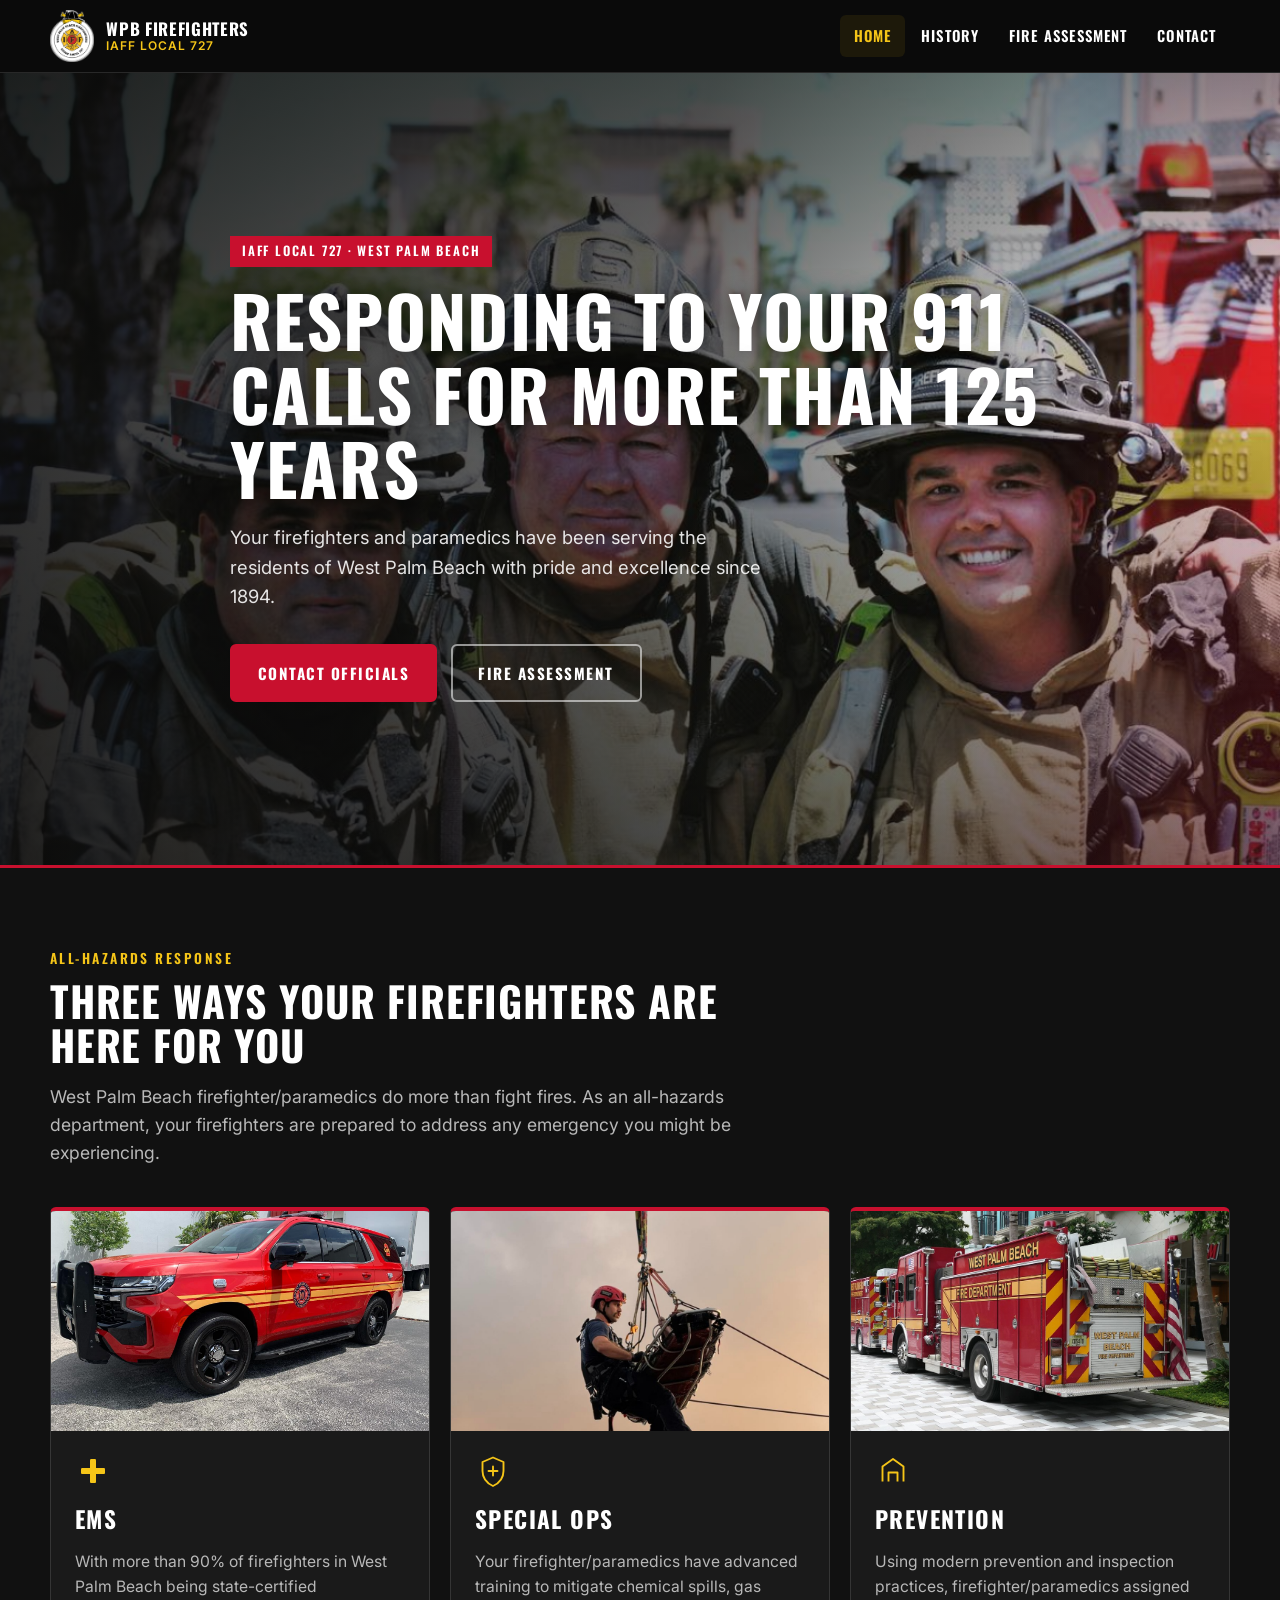
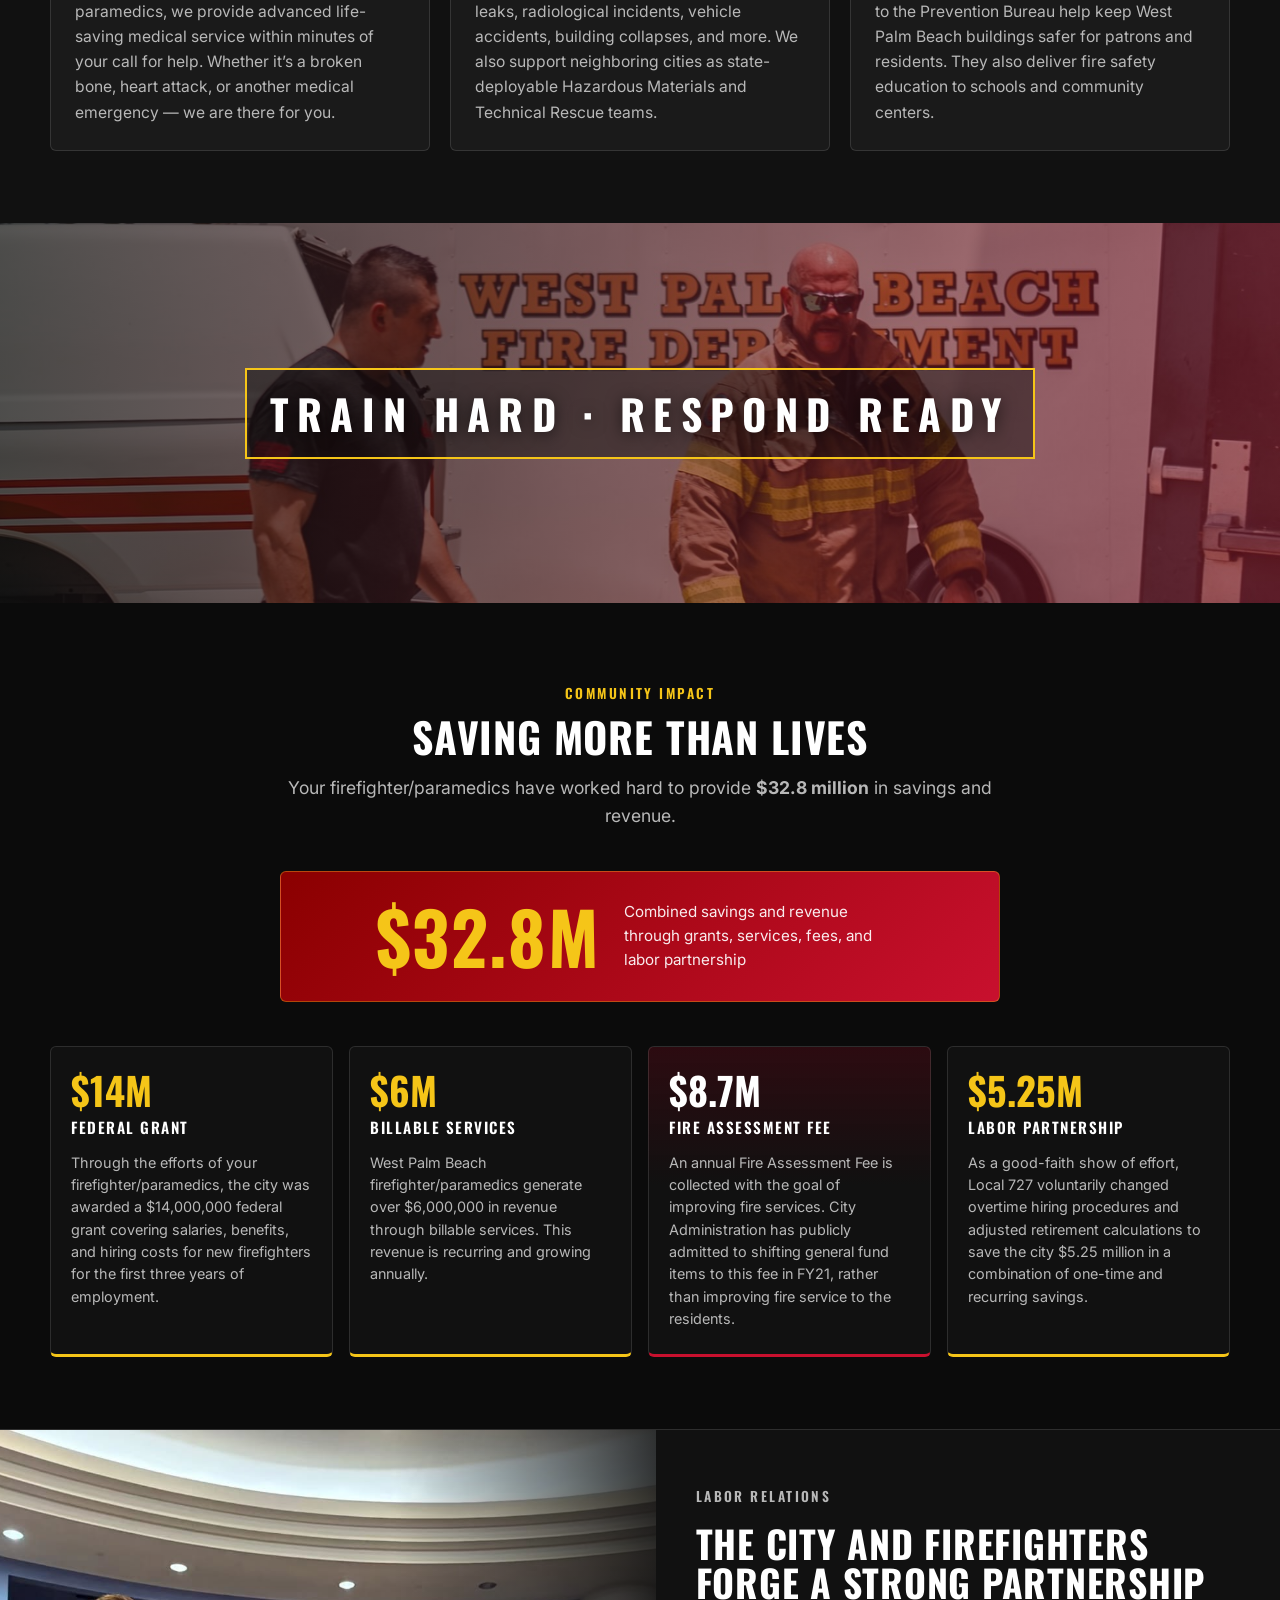
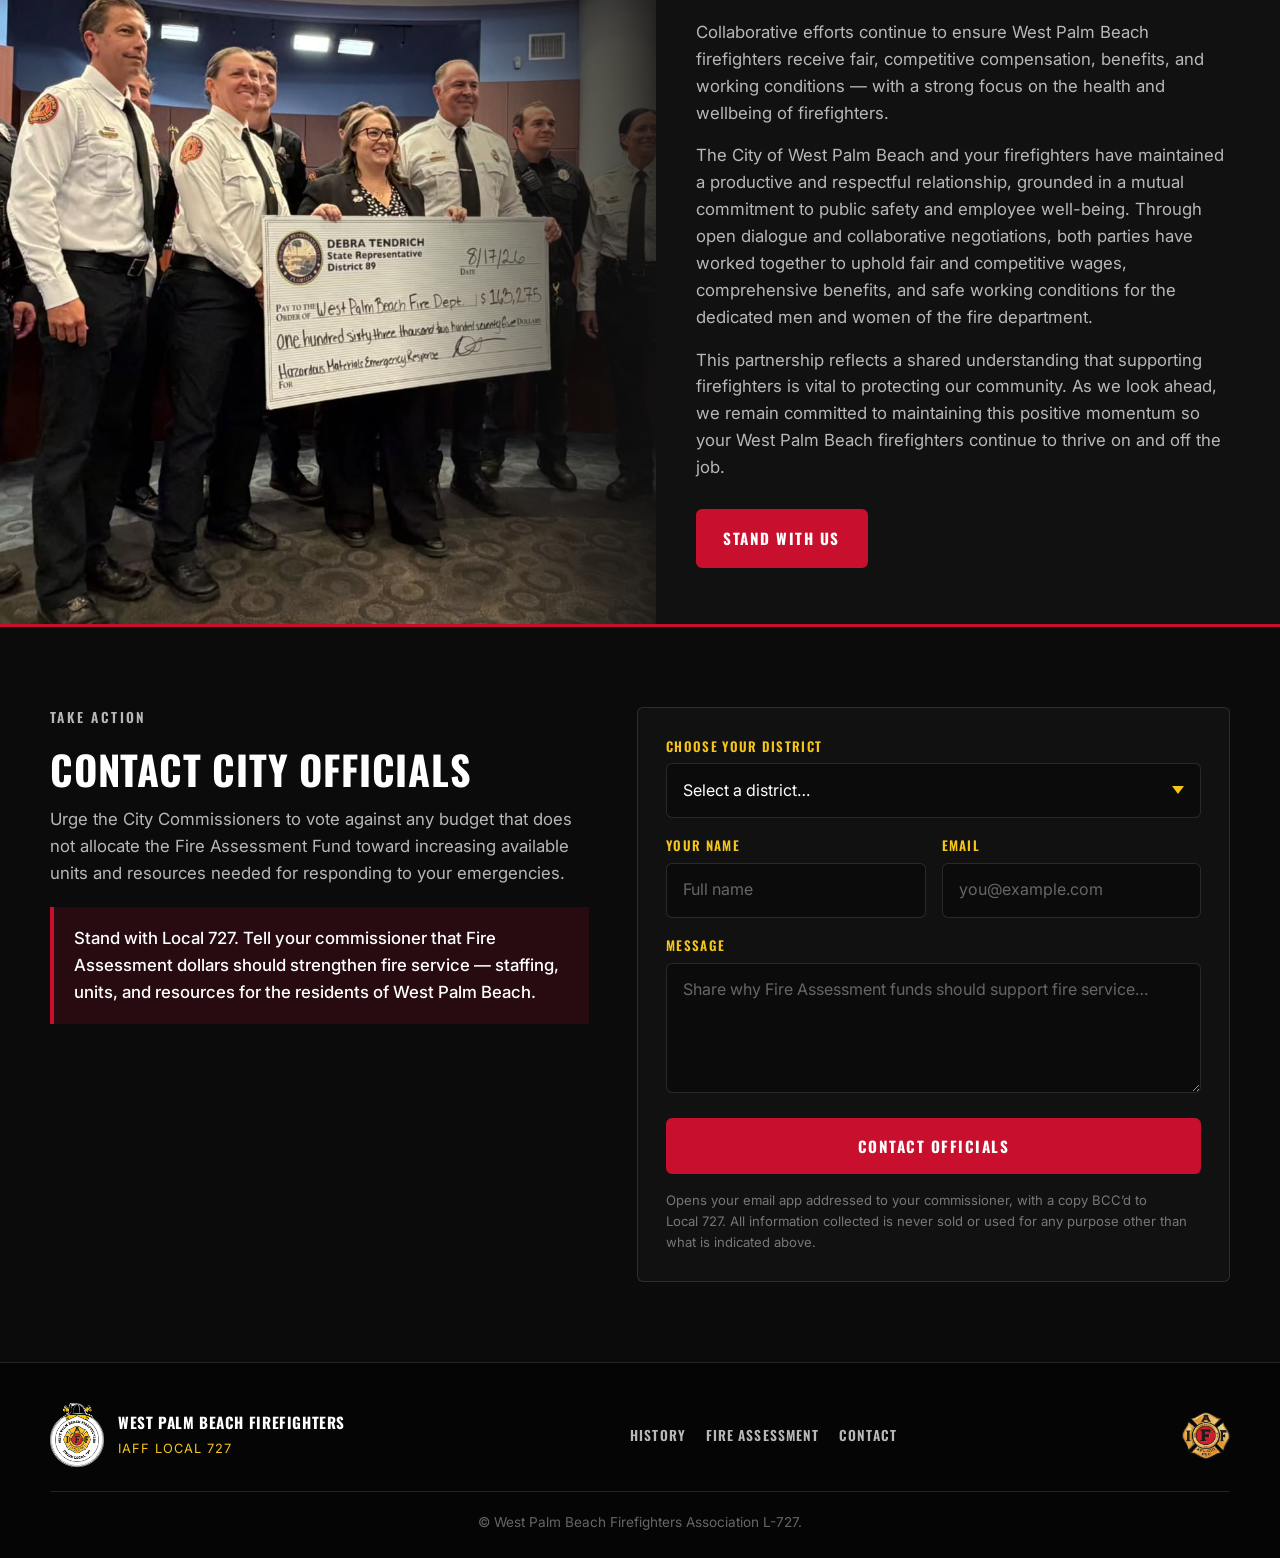
<file: index.html>
<!DOCTYPE html>
<html lang="en">
<head>
  <meta charset="utf-8" />
  <meta name="viewport" content="width=device-width, initial-scale=1" />
  <title>West Palm Beach Firefighters | IAFF Local 727</title>
  <meta name="description" content="West Palm Beach Firefighters Association, IAFF Local 727 — EMS, Special Ops, Prevention, and Fire Assessment advocacy." />
  <link rel="preconnect" href="https://fonts.googleapis.com" />
  <link rel="preconnect" href="https://fonts.gstatic.com" crossorigin />
  <link href="https://fonts.googleapis.com/css2?family=Inter:wght@400;500;600;700&family=Oswald:wght@500;600;700&display=swap" rel="stylesheet" />
  <link rel="stylesheet" href="styles.css" />
</head>
<body>
  <header class="site-header">
    <div class="container header-inner">
      <a class="brand" href="#home" aria-label="West Palm Beach Firefighters Local 727 home">
        <img
          class="brand-crest"
          src="assets/989ca4_a846d3e80aa44da285b6d05f4863a6a9~mv2.png"
          alt=""
          width="52"
          height="52"
        />
        <span class="brand-text">
          <span class="brand-name">WPB Firefighters</span>
          <span class="brand-sub">IAFF Local 727</span>
        </span>
      </a>

      <button class="nav-toggle" type="button" aria-expanded="false" aria-controls="site-nav" aria-label="Open menu">
        <span></span><span></span><span></span>
      </button>

      <nav id="site-nav" class="nav" aria-label="Primary">
        <a href="#home" aria-current="page">Home</a>
        <a href="history.html">History</a>
        <a href="fire-assessment.html">Fire Assessment</a>
        <a href="#contact">Contact</a>
      </nav>
    </div>
  </header>

  <main id="home">
    <!-- HERO -->
    <section class="hero" aria-labelledby="hero-heading">
      <div class="hero-bg" aria-hidden="true">
        <img
          src="assets/cd2a55_2cb7347dfb2341f6a9c1a46aba3b79a6~mv2.png"
          alt=""
          width="1600"
          height="900"
        />
      </div>
      <div class="hero-overlay" aria-hidden="true"></div>
      <div class="container hero-content">
        <p class="hero-eyebrow">IAFF Local 727 · West Palm Beach</p>
        <h1 id="hero-heading">RESPONDING TO YOUR 911 CALLS FOR MORE THAN 125 YEARS</h1>
        <p class="hero-sub">
          Your firefighters and paramedics have been serving the residents of West Palm Beach
          with pride and excellence since 1894.
        </p>
        <div class="hero-actions">
          <a class="btn btn-primary" href="#contact">Contact Officials</a>
          <a class="btn btn-ghost" href="fire-assessment.html">Fire Assessment</a>
        </div>
      </div>
    </section>

    <!-- THREE PILLARS -->
    <section class="pillars" id="about" aria-labelledby="pillars-heading">
      <div class="container">
        <div class="section-head">
          <p class="eyebrow">All-Hazards Response</p>
          <h2 id="pillars-heading">THREE WAYS YOUR FIREFIGHTERS ARE HERE FOR YOU</h2>
          <p class="lead">
            West Palm Beach firefighter/paramedics do more than fight fires. As an all-hazards
            department, your firefighters are prepared to address any emergency you might be experiencing.
          </p>
        </div>

        <div class="pillar-grid">
          <article class="pillar-card">
            <div class="pillar-photo" aria-hidden="true">
              <img src="assets/instagram/ig-04.jpg" alt="" width="640" height="400" />
            </div>
            <div class="pillar-body">
              <div class="pillar-icon" aria-hidden="true">
                <svg viewBox="0 0 48 48" fill="none" aria-hidden="true">
                  <rect x="20" y="8" width="8" height="32" rx="1.5" fill="currentColor"/>
                  <rect x="8" y="20" width="32" height="8" rx="1.5" fill="currentColor"/>
                </svg>
              </div>
              <h3>EMS</h3>
              <p>
                With more than 90% of firefighters in West Palm Beach being state-certified paramedics,
                we provide advanced life-saving medical service within minutes of your call for help.
                Whether it’s a broken bone, heart attack, or another medical emergency — we are there for you.
              </p>
            </div>
          </article>

          <article class="pillar-card">
            <div class="pillar-photo" aria-hidden="true">
              <img src="assets/user/c-tech-rescue-rope.png" alt="" width="640" height="400" />
            </div>
            <div class="pillar-body">
              <div class="pillar-icon" aria-hidden="true">
                <svg viewBox="0 0 48 48" fill="none" aria-hidden="true">
                  <path d="M24 6l14 6v12c0 10-6.5 16.5-14 20-7.5-3.5-14-10-14-20V12l14-6z" stroke="currentColor" stroke-width="2.5" stroke-linejoin="round"/>
                  <path d="M24 18v12M18 24h12" stroke="currentColor" stroke-width="2.5" stroke-linecap="round"/>
                </svg>
              </div>
              <h3>Special Ops</h3>
              <p>
                Your firefighter/paramedics have advanced training to mitigate chemical spills, gas leaks,
                radiological incidents, vehicle accidents, building collapses, and more. We also support
                neighboring cities as state-deployable Hazardous Materials and Technical Rescue teams.
              </p>
            </div>
          </article>

          <article class="pillar-card">
            <div class="pillar-photo" aria-hidden="true">
              <img src="assets/instagram/ig-01.jpg" alt="" width="640" height="400" />
            </div>
            <div class="pillar-body">
              <div class="pillar-icon" aria-hidden="true">
                <svg viewBox="0 0 48 48" fill="none" aria-hidden="true">
                  <path d="M10 38V18l14-10 14 10v20" stroke="currentColor" stroke-width="2.5" stroke-linejoin="round"/>
                  <path d="M18 38V26h12v12" stroke="currentColor" stroke-width="2.5" stroke-linejoin="round"/>
                </svg>
              </div>
              <h3>Prevention</h3>
              <p>
                Using modern prevention and inspection practices, firefighter/paramedics assigned to the
                Prevention Bureau help keep West Palm Beach buildings safer for patrons and residents.
                They also deliver fire safety education to schools and community centers.
              </p>
            </div>
          </article>
        </div>
      </div>
    </section>

    <!-- TRAINING BAND -->
    <section class="photo-band" aria-label="Training">
      <img
        src="assets/instagram/ig-03.jpg"
        alt="West Palm Beach firefighters training in turnout gear"
        width="1600"
        height="900"
      />
      <div class="photo-band-caption">
        <span>TRAIN HARD · RESPOND READY</span>
      </div>
    </section>

    <!-- IMPACT -->
    <section class="impact" id="fire-assessment" aria-labelledby="impact-heading">
      <div class="container">
        <div class="section-head section-head--center">
          <p class="eyebrow">Community Impact</p>
          <h2 id="impact-heading">SAVING MORE THAN LIVES</h2>
          <p class="lead">Your firefighter/paramedics have worked hard to provide <strong>$32.8 million</strong> in savings and revenue.</p>
        </div>

        <div class="impact-total">
          <div class="impact-total-figure">$32.8M</div>
          <div class="impact-total-caption">Combined savings and revenue through grants, services, fees, and labor partnership</div>
        </div>

        <div class="stats-grid">
          <article class="stat-card">
            <div class="stat-amount">$14M</div>
            <h3>Federal Grant</h3>
            <p>
              Through the efforts of your firefighter/paramedics, the city was awarded a $14,000,000
              federal grant covering salaries, benefits, and hiring costs for new firefighters for the
              first three years of employment.
            </p>
          </article>
          <article class="stat-card">
            <div class="stat-amount">$6M</div>
            <h3>Billable Services</h3>
            <p>
              West Palm Beach firefighter/paramedics generate over $6,000,000 in revenue through
              billable services. This revenue is recurring and growing annually.
            </p>
          </article>
          <article class="stat-card stat-card--alert">
            <div class="stat-amount">$8.7M</div>
            <h3>Fire Assessment Fee</h3>
            <p>
              An annual Fire Assessment Fee is collected with the goal of improving fire services.
              City Administration has publicly admitted to shifting general fund items to this fee in
              FY21, rather than improving fire service to the residents.
            </p>
          </article>
          <article class="stat-card">
            <div class="stat-amount">$5.25M</div>
            <h3>Labor Partnership</h3>
            <p>
              As a good-faith show of effort, Local 727 voluntarily changed overtime hiring procedures
              and adjusted retirement calculations to save the city $5.25 million in a combination of
              one-time and recurring savings.
            </p>
          </article>
        </div>
      </div>
    </section>

    <!-- COMMUNITY / LABOR PARTNERSHIP -->
    <section class="community" id="labor" aria-labelledby="community-heading">
      <div class="community-split">
        <div class="community-photo">
          <img
            src="assets/instagram/ig-02.jpg"
            alt="West Palm Beach firefighters at a ceremonial partnership presentation"
            width="1200"
            height="900"
          />
        </div>
        <div class="community-copy">
          <p class="eyebrow">Labor Relations</p>
          <h2 id="community-heading">THE CITY AND FIREFIGHTERS FORGE A STRONG PARTNERSHIP</h2>
          <p>
            Collaborative efforts continue to ensure West Palm Beach firefighters receive fair,
            competitive compensation, benefits, and working conditions — with a strong focus on the
            health and wellbeing of firefighters.
          </p>
          <p>
            The City of West Palm Beach and your firefighters have maintained a productive and
            respectful relationship, grounded in a mutual commitment to public safety and employee
            well-being. Through open dialogue and collaborative negotiations, both parties have worked
            together to uphold fair and competitive wages, comprehensive benefits, and safe working
            conditions for the dedicated men and women of the fire department.
          </p>
          <p>
            This partnership reflects a shared understanding that supporting firefighters is vital to
            protecting our community. As we look ahead, we remain committed to maintaining this
            positive momentum so your West Palm Beach firefighters continue to thrive on and off the job.
          </p>
          <a class="btn btn-primary" href="#contact">Stand With Us</a>
        </div>
      </div>
    </section>

    <!-- CONTACT -->
    <section class="contact" id="contact" aria-labelledby="contact-heading">
      <div class="container contact-grid">
        <div class="contact-copy">
          <p class="eyebrow">Take Action</p>
          <h2 id="contact-heading">CONTACT CITY OFFICIALS</h2>
          <p>
            Urge the City Commissioners to vote against any budget that does not allocate the Fire
            Assessment Fund toward increasing available units and resources needed for responding to
            your emergencies.
          </p>
          <div class="contact-callout">
            Stand with Local 727. Tell your commissioner that Fire Assessment dollars should strengthen
            fire service — staffing, units, and resources for the residents of West Palm Beach.
          </div>
        </div>

        <form class="contact-form" id="contact-form" action="#" method="get">
          <div class="field">
            <label for="district">Choose your District</label>
            <select id="district" name="district" required>
              <option value="" selected disabled>Select a district…</option>
              <option value="1">District 1 — Cathleen Ward</option>
              <option value="2">District 2 — Shalonda Warren</option>
              <option value="3">District 3 — Christy Fox</option>
              <option value="4">District 4 — Joseph Peduzzi</option>
              <option value="5">District 5 — Stephen Sylvester</option>
              <option value="mayor">Mayor — Keith A. James</option>
            </select>
          </div>
          <div class="form-row">
            <div class="field">
              <label for="name">Your name</label>
              <input id="name" name="name" type="text" autocomplete="name" placeholder="Full name" required />
            </div>
            <div class="field">
              <label for="email">Email</label>
              <input id="email" name="email" type="email" autocomplete="email" placeholder="you@example.com" required />
            </div>
          </div>
          <div class="field">
            <label for="message">Message</label>
            <textarea id="message" name="message" placeholder="Share why Fire Assessment funds should support fire service…" required></textarea>
          </div>
          <div class="form-actions">
            <button class="btn btn-primary" type="submit">Contact Officials</button>
          </div>
          <p class="privacy-note">
            Opens your email app addressed to your commissioner, with a copy BCC’d to Local&nbsp;727.
            All information collected is never sold or used for any purpose other than what is indicated above.
          </p>
          <p class="form-thanks" hidden>
            Opening your email app…
          </p>
        </form>
      </div>
    </section>
  </main>

  <footer class="site-footer">
    <div class="container">
      <div class="footer-top">
        <div class="footer-brand">
          <img
            src="assets/989ca4_a846d3e80aa44da285b6d05f4863a6a9~mv2.png"
            alt=""
            width="64"
            height="64"
          />
          <div>
            <strong>West Palm Beach Firefighters</strong>
            <span>IAFF Local 727</span>
          </div>
        </div>
        <nav class="footer-links" aria-label="Footer">
          <a href="history.html">History</a>
          <a href="fire-assessment.html">Fire Assessment</a>
          <a href="#contact">Contact</a>
        </nav>
        <img
          class="footer-iaff"
          src="assets/eafcb2_ba696e64cad64e05bb297ef9ab19199f~mv2.png"
          alt="IAFF"
          width="56"
          height="56"
        />
      </div>
      <div class="footer-bottom">
        © West Palm Beach Firefighters Association L-727.
      </div>
    </div>
  </footer>

  <script>
    (function () {
      var toggle = document.querySelector('.nav-toggle');
      var nav = document.getElementById('site-nav');
      if (toggle && nav) {
        toggle.addEventListener('click', function () {
          var open = nav.classList.toggle('open');
          toggle.setAttribute('aria-expanded', open ? 'true' : 'false');
          toggle.setAttribute('aria-label', open ? 'Close menu' : 'Open menu');
        });
      }

      /* Official public emails from wpb.org City Commission pages */
      var OFFICIALS = {
        '1': { email: 'cward@wpb.org', label: 'District 1 Commissioner Cathleen Ward' },
        '2': { email: 'swarren@wpb.org', label: 'District 2 Commissioner Shalonda Warren' },
        '3': { email: 'cfox@wpb.org', label: 'District 3 Commissioner Christy Fox' },
        '4': { email: 'jpeduzzi@wpb.org', label: 'District 4 Commissioner Joseph Peduzzi' },
        '5': { email: 'ssylvester@wpb.org', label: 'District 5 Commissioner Stephen Sylvester' },
        'mayor': { email: 'KJames@wpb.org', label: 'Mayor Keith A. James' }
      };
      var BCC = 'rstacey@wpb727.com';

      var form = document.getElementById('contact-form');
      if (!form) return;
      form.addEventListener('submit', function (e) {
        e.preventDefault();
        var district = document.getElementById('district').value;
        var name = (document.getElementById('name').value || '').trim();
        var email = (document.getElementById('email').value || '').trim();
        var message = (document.getElementById('message').value || '').trim();
        var official = OFFICIALS[district];
        if (!official || !name || !email || !message) return;

        var subject = 'Fire Assessment Fee — message from a West Palm Beach resident';
        var body =
          'Dear ' + official.label + ',\n\n' +
          message +
          '\n\n' +
          '—\n' +
          name + '\n' +
          email + '\n' +
          'District selection: ' + official.label + '\n';

        var href =
          'mailto:' + encodeURIComponent(official.email) +
          '?bcc=' + encodeURIComponent(BCC) +
          '&subject=' + encodeURIComponent(subject) +
          '&body=' + encodeURIComponent(body);

        var thanks = form.querySelector('.form-thanks');
        if (thanks) thanks.hidden = false;
        window.location.href = href;
      });
    })();
  </script>
</body>
</html>
</file>
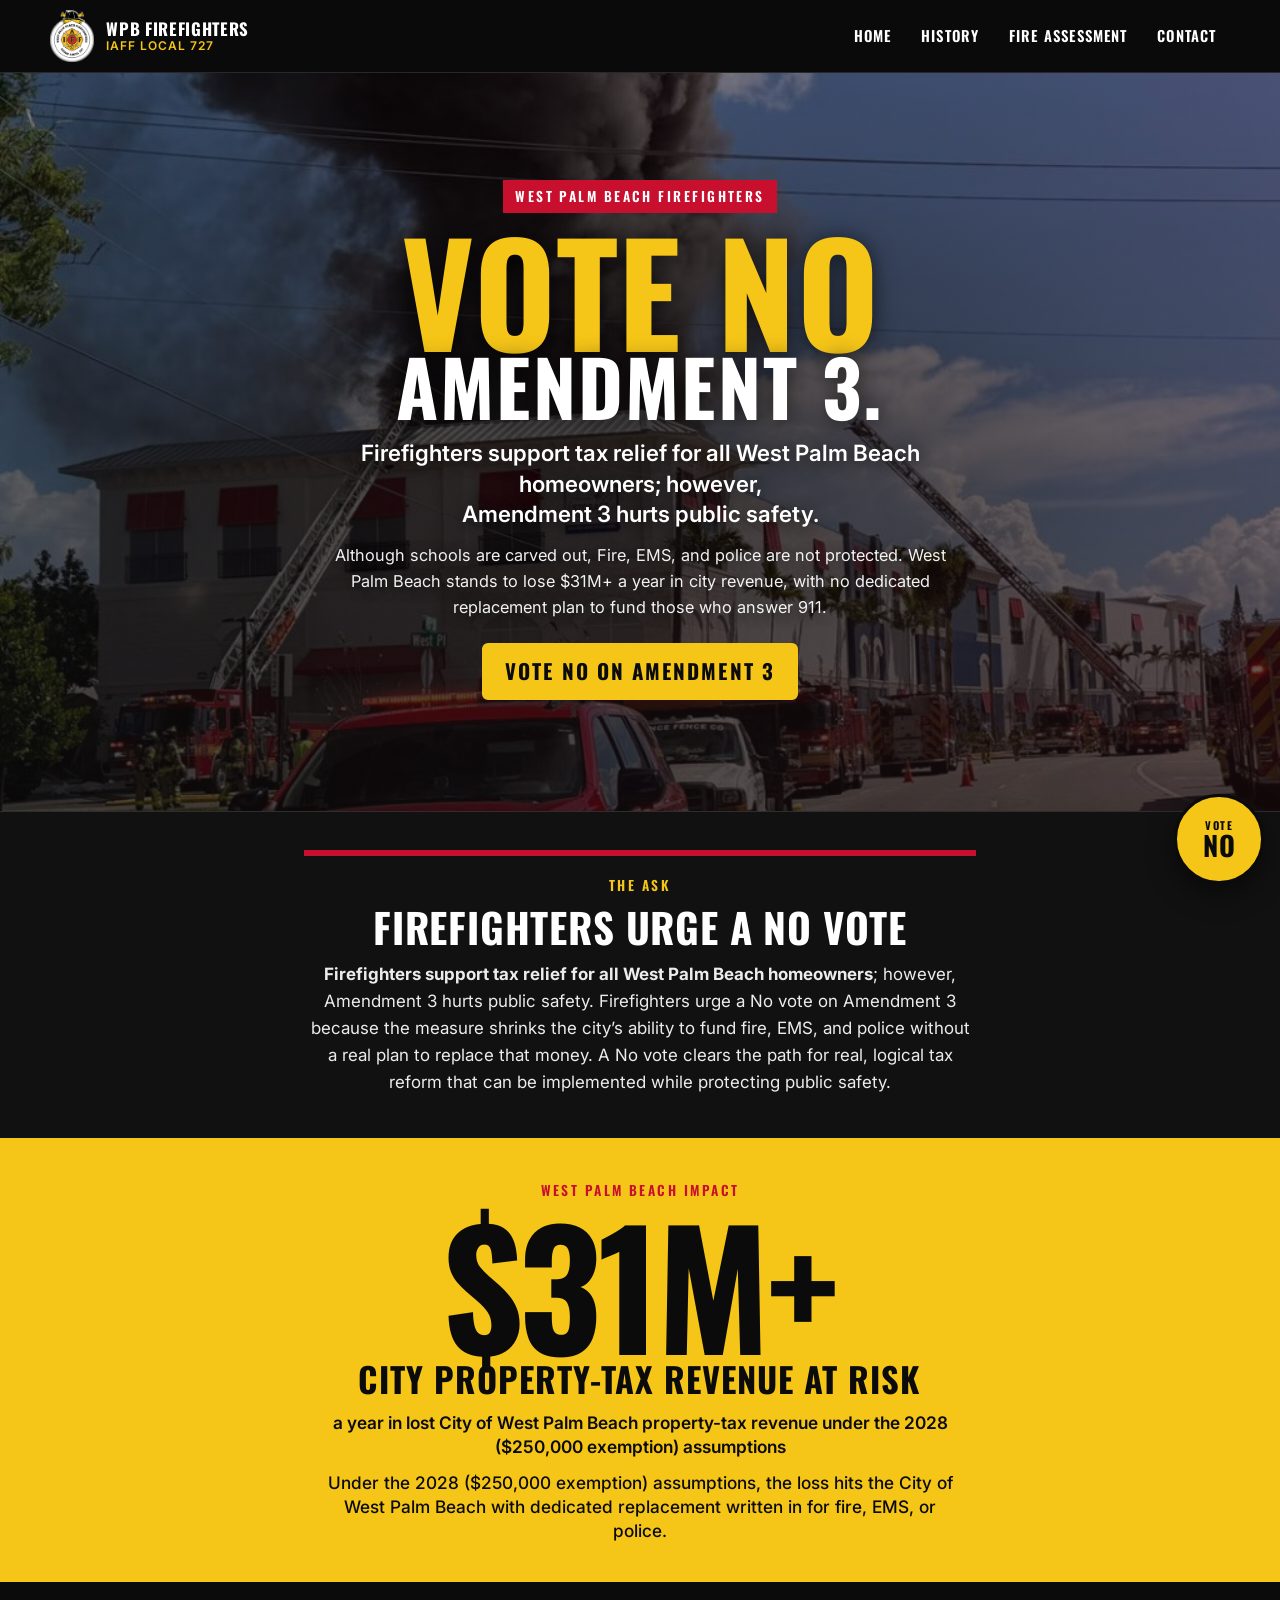
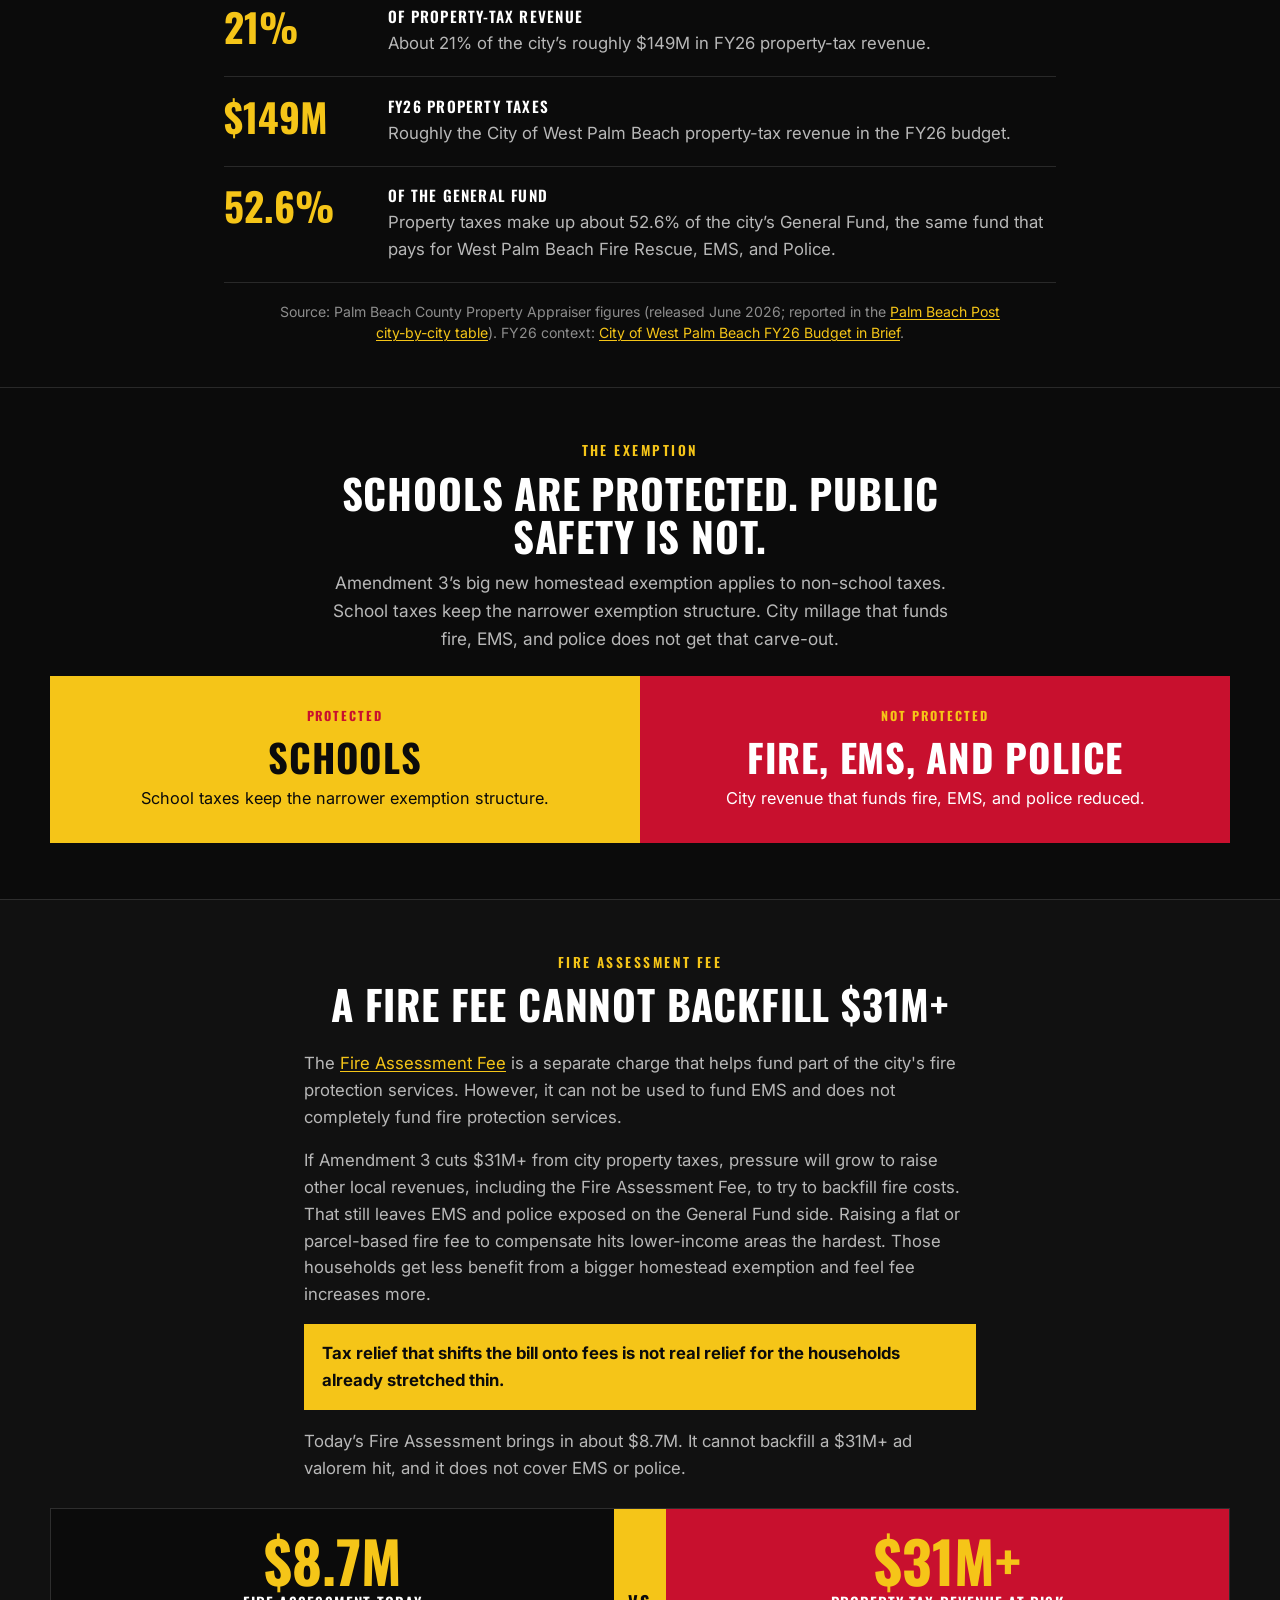
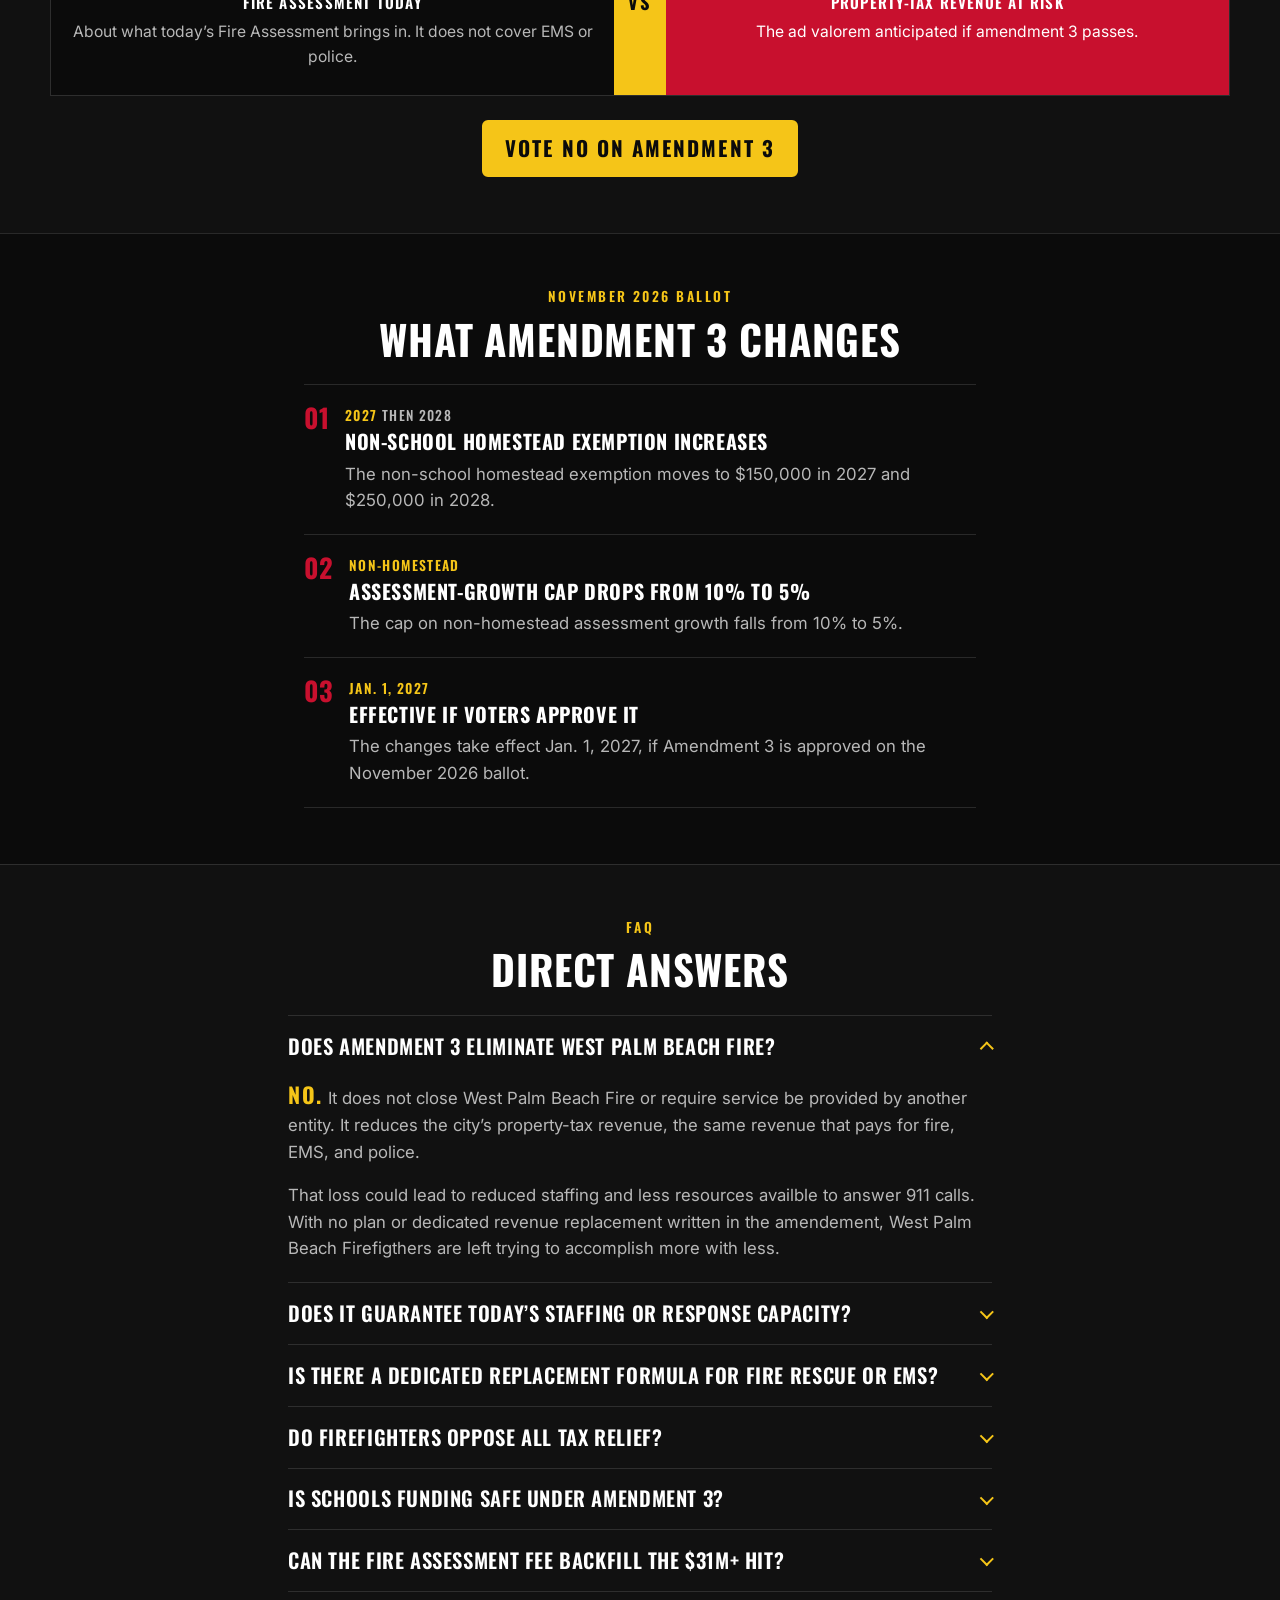
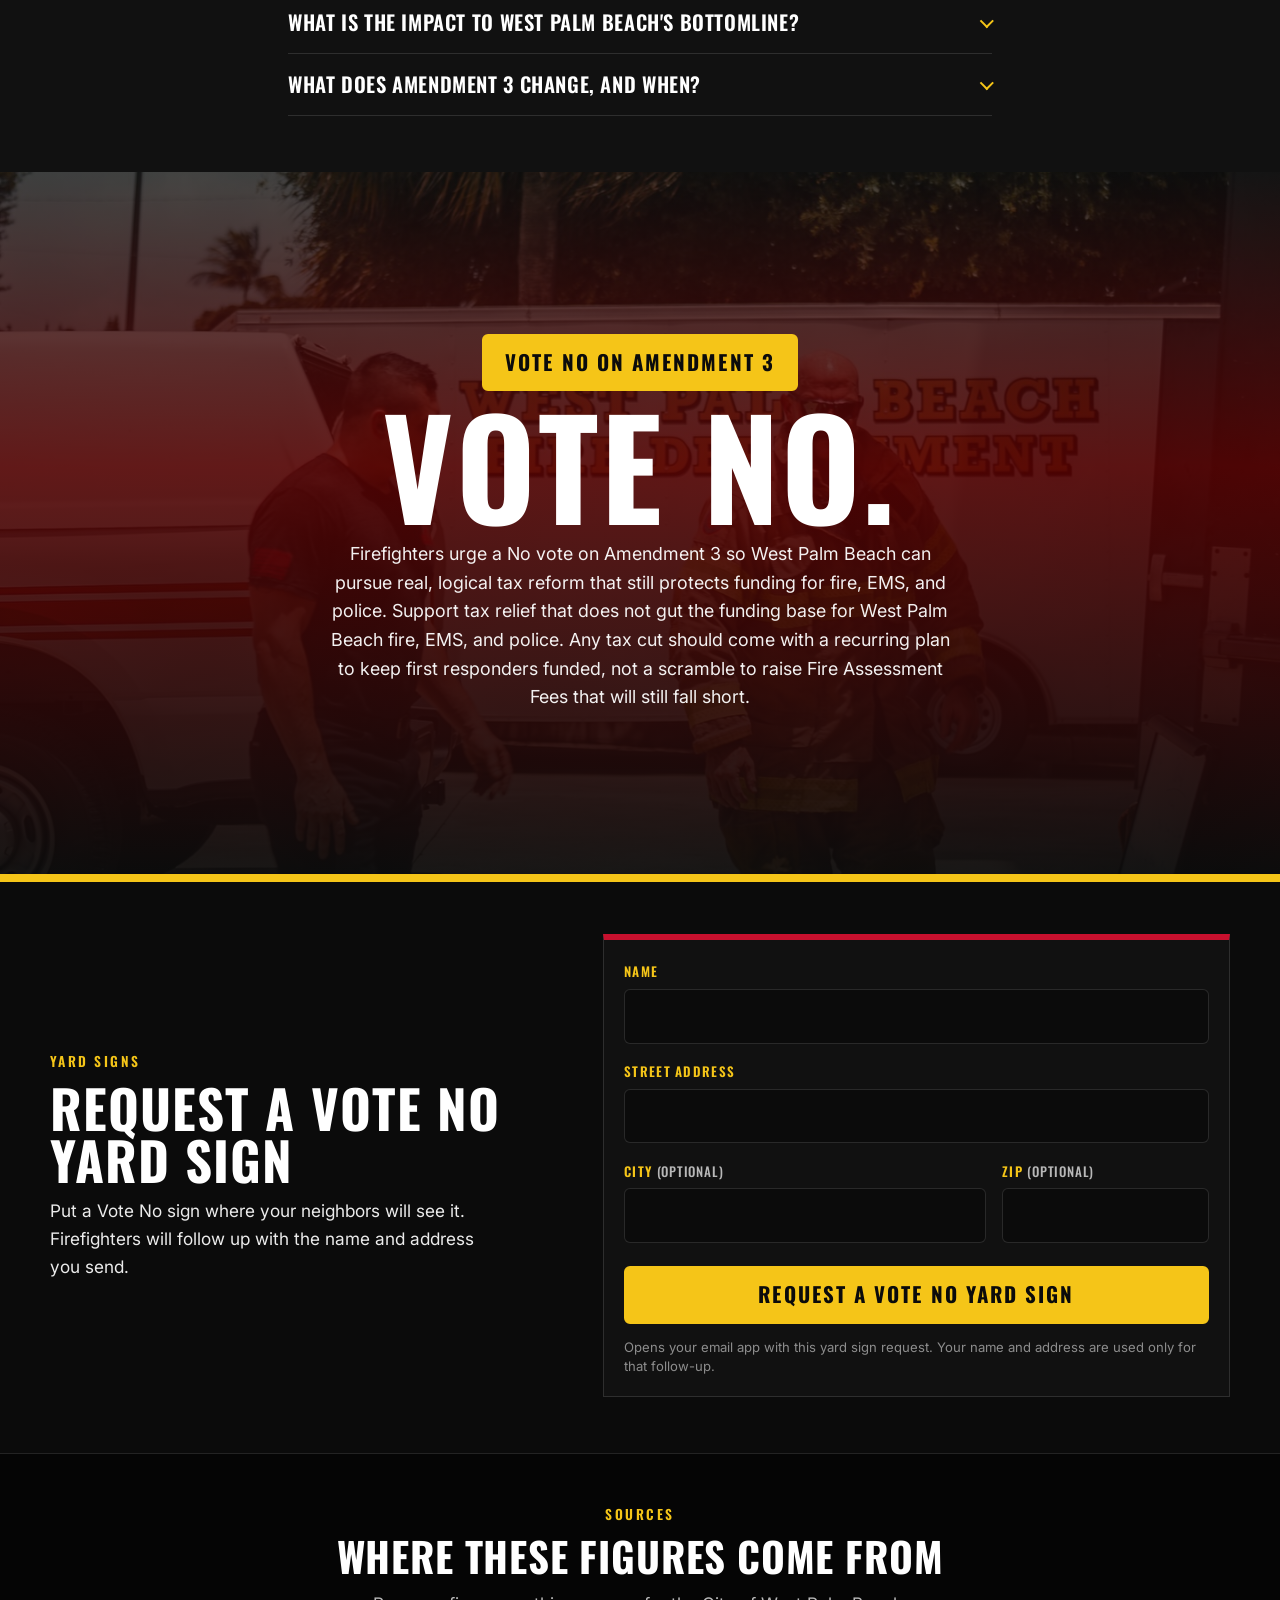
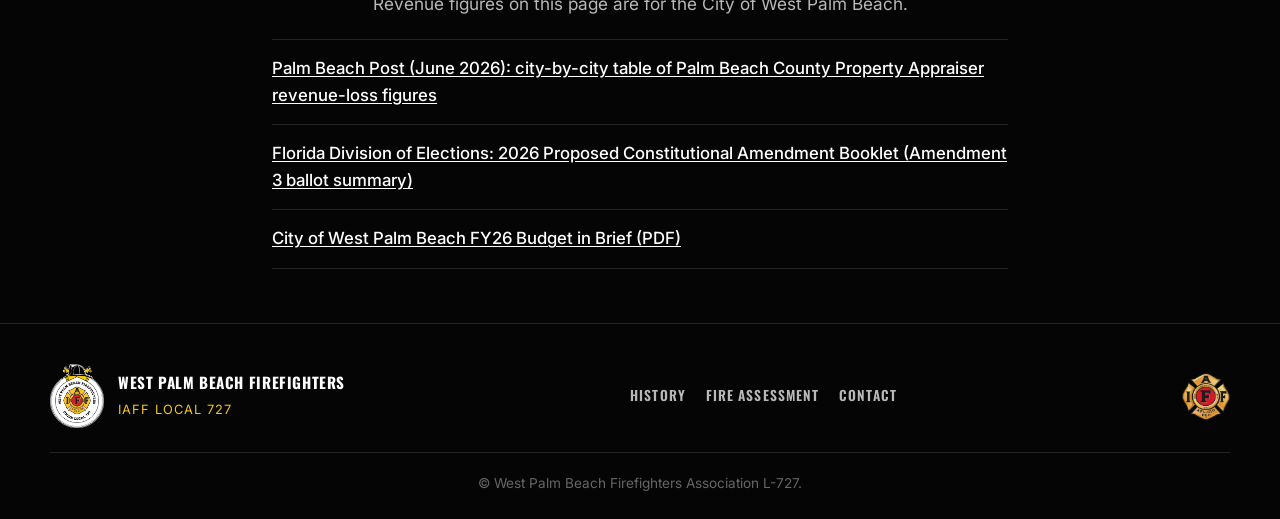
<file: amendment3/index.html>
<!DOCTYPE html>
<html lang="en">
<head>
  <meta charset="utf-8" />
  <meta name="viewport" content="width=device-width, initial-scale=1" />
  <title>Vote No on Amendment 3 | West Palm Beach Firefighters | IAFF Local 727</title>
  <meta name="description" content="Firefighters urge a No vote on Florida Amendment 3. West Palm Beach stands to lose $31M+ a year in city property-tax revenue that funds fire, EMS, and police." />
  <link rel="preconnect" href="https://fonts.googleapis.com" />
  <link rel="preconnect" href="https://fonts.gstatic.com" crossorigin />
  <link href="https://fonts.googleapis.com/css2?family=Inter:wght@400;500;600;700&family=Oswald:wght@500;600;700&display=swap" rel="stylesheet" />
  <link rel="stylesheet" href="../styles.css" />
</head>
<body class="a3-page">
  <header class="site-header">
    <div class="container header-inner">
      <a class="brand" href="../index.html" aria-label="West Palm Beach Firefighters Local 727 home">
        <img
          class="brand-crest"
          src="../assets/989ca4_a846d3e80aa44da285b6d05f4863a6a9~mv2.png"
          alt=""
          width="52"
          height="52"
        />
        <span class="brand-text">
          <span class="brand-name">WPB Firefighters</span>
          <span class="brand-sub">IAFF Local 727</span>
        </span>
      </a>

      <button class="nav-toggle" type="button" aria-expanded="false" aria-controls="site-nav" aria-label="Open menu">
        <span></span><span></span><span></span>
      </button>

      <nav id="site-nav" class="nav" aria-label="Primary">
        <a href="../index.html">Home</a>
        <a href="../history.html">History</a>
        <a href="../fire-assessment.html">Fire Assessment</a>
        <a href="../index.html#contact">Contact</a>
      </nav>
    </div>
  </header>

  <a class="a3-sticky" href="#vote-no">
    <span class="a3-sticky-kicker">Vote</span>
    <span class="a3-sticky-word">No</span>
  </a>

  <main>
    <section class="a3-hero" aria-labelledby="a3-hero-heading">
      <div class="a3-hero-bg" aria-hidden="true">
        <img
          src="../assets/user/b-structure-fire.png"
          alt=""
          width="1600"
          height="1600"
        />
      </div>
      <div class="container a3-hero-inner">
        <p class="eyebrow">West Palm Beach Firefighters</p>
        <h1 id="a3-hero-heading">
          <span class="a3-hero-vote">Vote No</span>
          <span class="a3-hero-on">on</span>
          <span class="a3-hero-name">Amendment 3.</span>
        </h1>
        <p class="a3-support">Firefighters support tax relief for all West Palm Beach homeowners; however,<br>Amendment 3 hurts public safety.</p>
        <p class="a3-hero-note">
          Although schools are carved out, Fire, EMS, and police are not protected. West Palm Beach
          stands to lose $31M+ a year in city revenue, with no dedicated replacement plan to fund those who answer 911.
        </p>
        <a class="a3-vote-badge" href="#vote-no">Vote No on Amendment 3</a>
      </div>
    </section>

    <section class="a3-manifesto" aria-labelledby="a3-position-heading">
      <div class="container">
        <div class="a3-manifesto-inner">
          <p class="eyebrow">The ask</p>
          <h2 id="a3-position-heading">Firefighters urge a No vote</h2>
          <p>
            <strong>Firefighters support tax relief for all West Palm Beach homeowners</strong>; however,
            Amendment 3 hurts public safety. Firefighters urge a No vote on Amendment 3
            because the measure shrinks the city’s ability to fund fire, EMS, and police
            without a real plan to replace that money. A No vote clears the path for real,
            logical tax reform that can be implemented while protecting public safety.
          </p>
        </div>
      </div>
    </section>

    <section class="a3-statement" id="impact" aria-labelledby="a3-impact-heading">
      <div class="a3-statement-banner">
        <div class="container">
          <p class="eyebrow">West Palm Beach impact</p>
          <h2 id="a3-impact-heading">
            <span class="a3-statement-figure">$31M+</span>
            <span class="a3-statement-title">City property-tax revenue at risk</span>
          </h2>
          <p class="a3-statement-caption">
            a year in lost City of West Palm Beach property-tax revenue under the 2028
            ($250,000 exemption) assumptions
          </p>
          <p class="a3-statement-note">
            Under the 2028 ($250,000 exemption) assumptions, the loss hits the City of
            West Palm Beach with dedicated replacement written in for fire, EMS, or police.
          </p>
        </div>
      </div>
      <div class="container a3-ledger">
        <article class="a3-ledger-row">
          <p class="a3-ledger-figure">21%</p>
          <div>
            <h3>Of property-tax revenue</h3>
            <p>About 21% of the city’s roughly $149M in FY26 property-tax revenue.</p>
          </div>
        </article>
        <article class="a3-ledger-row">
          <p class="a3-ledger-figure">$149M</p>
          <div>
            <h3>FY26 property taxes</h3>
            <p>Roughly the City of West Palm Beach property-tax revenue in the FY26 budget.</p>
          </div>
        </article>
        <article class="a3-ledger-row">
          <p class="a3-ledger-figure">52.6%</p>
          <div>
            <h3>Of the General Fund</h3>
            <p>
              Property taxes make up about 52.6% of the city’s General Fund, the same fund
              that pays for West Palm Beach Fire Rescue, EMS, and Police.
            </p>
          </div>
        </article>
        <p class="a3-attrib">
          Source: Palm Beach County Property Appraiser figures (released June 2026; reported in the
          <a href="https://www.palmbeachpost.com/story/business/real-estate/2026/06/08/florida-property-tax-cut-cost-palm-beach-county-cities/90421219007/" target="_blank" rel="noopener noreferrer">Palm Beach Post city-by-city table</a>).
          FY26 context:
          <a href="https://www.wpb.org/files/assets/city/v/2/finance/documents/remediated-documents/final-fy26-budget-in-brief.pdf" target="_blank" rel="noopener noreferrer">City of West Palm Beach FY26 Budget in Brief</a>.
        </p>
      </div>
    </section>

    <section class="a3-contrast" aria-labelledby="a3-carveout-heading">
      <div class="container">
        <div class="a3-block-head">
          <p class="eyebrow">The exemption</p>
          <h2 id="a3-carveout-heading">Schools are protected. Public safety is not.</h2>
          <p class="lead">
            Amendment 3’s big new homestead exemption applies to non-school taxes.
            School taxes keep the narrower exemption structure. City millage that funds
            fire, EMS, and police does not get that carve-out.
          </p>
        </div>
        <div class="a3-contrast-grid">
          <article class="a3-side a3-side--protected">
            <p class="a3-side-status">Protected</p>
            <h3>Schools</h3>
            <p>School taxes keep the narrower exemption structure.</p>
          </article>
          <article class="a3-side a3-side--exposed">
            <p class="a3-side-status">Not protected</p>
            <h3>Fire, EMS, and police</h3>
            <p>City revenue that funds fire, EMS, and police reduced.</p>
          </article>
        </div>
      </div>
    </section>

    <section class="a3-fee" id="fire-fee" aria-labelledby="a3-fee-heading">
      <div class="container">
        <div class="a3-block-head">
          <p class="eyebrow">Fire Assessment Fee</p>
          <h2 id="a3-fee-heading">A fire fee cannot backfill $31M+</h2>
        </div>
        <div class="a3-prose">
          <p>
            The <a href="../fire-assessment.html">Fire Assessment Fee</a> is a separate charge that helps fund part of the city's fire protection services.
            However, it can not be used to fund EMS and does not completely fund fire protection services.
          </p>
          <p>
            If Amendment 3 cuts $31M+ from city property taxes, pressure will grow to raise
            other local revenues, including the Fire Assessment Fee, to try to backfill fire
            costs. That still leaves EMS and police exposed on the General Fund side. Raising
            a flat or parcel-based fire fee to compensate hits lower-income areas the hardest.
            Those households get less benefit from a bigger homestead exemption and feel fee
            increases more.
          </p>
          <div class="a3-callout">
            Tax relief that shifts the bill onto fees is not real relief for the households
            already stretched thin.
          </div>
          <p>
            Today’s Fire Assessment brings in about $8.7M. It cannot backfill a $31M+ ad valorem
            hit, and it does not cover EMS or police.
          </p>
        </div>
        <div class="a3-vs">
          <article class="a3-vs-side">
            <p class="a3-vs-amount">$8.7M</p>
            <h3>Fire Assessment today</h3>
            <p>About what today’s Fire Assessment brings in. It does not cover EMS or police.</p>
          </article>
          <p class="a3-vs-mark" aria-hidden="true">vs</p>
          <article class="a3-vs-side a3-vs-side--loss">
            <p class="a3-vs-amount">$31M+</p>
            <h3>Property-tax revenue at risk</h3>
            <p>The ad valorem anticipated if amendment 3 passes.</p>
          </article>
        </div>
        <p class="a3-cta-row">
          <a class="a3-vote-badge" href="#vote-no">Vote No on Amendment 3</a>
        </p>
      </div>
    </section>

    <section class="a3-changes" id="changes" aria-labelledby="a3-changes-heading">
      <div class="container">
        <div class="a3-block-head">
          <p class="eyebrow">November 2026 ballot</p>
          <h2 id="a3-changes-heading">What Amendment 3 changes</h2>
        </div>
        <ol class="a3-changes-list">
          <li>
            <p class="a3-changes-when">2027 <span>then 2028</span></p>
            <h3>Non-school homestead exemption increases</h3>
            <p>
              The non-school homestead exemption moves to $150,000 in 2027 and $250,000 in 2028.
            </p>
          </li>
          <li>
            <p class="a3-changes-when">Non-homestead</p>
            <h3>Assessment-growth cap drops from 10% to 5%</h3>
            <p>
              The cap on non-homestead assessment growth falls from 10% to 5%.
            </p>
          </li>
          <li>
            <p class="a3-changes-when">Jan. 1, 2027</p>
            <h3>Effective if voters approve it</h3>
            <p>
              The changes take effect Jan. 1, 2027, if Amendment 3 is approved on the November 2026 ballot.
            </p>
          </li>
        </ol>
      </div>
    </section>

    <section class="a3-faq" id="faq" aria-labelledby="a3-faq-heading">
      <div class="container">
        <div class="a3-block-head">
          <p class="eyebrow">FAQ</p>
          <h2 id="a3-faq-heading">Direct answers</h2>
        </div>
        <div class="a3-faq-list">
          <details class="a3-faq-item" open>
            <summary>Does Amendment 3 eliminate West Palm Beach Fire?</summary>
            <p><strong>No.</strong> It does not close West Palm Beach Fire or require service be provided by another entity. It reduces the city’s property-tax revenue, the same revenue that pays for fire, EMS, and police.</p>
            <p>That loss could lead to reduced staffing and less resources availble to answer 911 calls. With no plan or dedicated revenue replacement written in the amendement, West Palm Beach Firefigthers are left trying to accomplish more with less.</p>
          </details>
          <details class="a3-faq-item">
            <summary>Does it guarantee today’s staffing or response capacity?</summary>
            <p><strong>No.</strong> Amendment 3 does not protect today’s staffing, units, or the ability to keep answering calls the way the city does now.</p>
            <p>It shrinks city property-tax revenue without a plan to replace that money. Fewer dollars in the General Fund put pressure on the people who respond when residents call.</p>
          </details>
          <details class="a3-faq-item">
            <summary>Is there a dedicated replacement formula for Fire Rescue or EMS?</summary>
            <p><strong>No.</strong> The measure does not include a dedicated replacement formula for West Palm Beach Fire Department or EMS.</p>
            <p>The $31M+ figure is lost city property-tax revenue. Nothing on the ballot assigns a recurring revenue source to put that money back into fire or EMS.</p>
          </details>
          <details class="a3-faq-item">
            <summary>Do firefighters oppose all tax relief?</summary>
            <p><strong>No.</strong> Firefighters support tax relief for all West Palm Beach homeowners. Amendment 3 is right idea with poor implementation that will hurts public safety.</p>
            <p>A No vote clears the path for real, logical tax reform that can be implemented while protecting public safety. Support tax relief that does not gut the funding base for West Palm Beach fire, EMS, and police.</p>
          </details>
          <details class="a3-faq-item">
            <summary>Is schools funding safe under amendment 3?</summary>
            <p><strong>Yes.</strong> Amendment 3’s big new homestead exemption applies to non-school taxes. School taxes keep the narrower exemption structure.</p>
            <p>City millage that funds fire, EMS, and police does not get that carve-out. Schools are protected. Public safety is not.</p>
          </details>
          <details class="a3-faq-item">
            <summary>Can the Fire Assessment Fee backfill the $31M+ hit?</summary>
            <p><strong>No.</strong> Today’s Fire Assessment brings in about $8.7M. It is a separate charge that helps fund fire services. It does not fully fund fire and can not be used to fund EMS at all. It simply cannot backfill a $31M+ ad valorem hit.</p>
            <p>If pressure grows to raise that fee to chase the gap, a flat or parcel-based increase hits lower-income areas the hardest. Those households get less benefit from a bigger homestead exemption and feel fee increases more. <strong>Tax relief that shifts the bill onto fees is not real relief for the households already stretched thin.</strong></p>
          </details>
          <details class="a3-faq-item">
            <summary>What is the impact to West Palm Beach's bottomline?</summary>
            <p>Under the 2028 ($250,000 exemption) assumptions, the City of West Palm Beach stands to lose $31M+ a year in property-tax revenue. That is about 21% of the city’s roughly $149M in FY26 property-tax revenue.</p>
            <p>Property taxes make up about 52.6% of the city’s General Fund, the same fund that pays for West Palm Beach Fire Rescue, EMS, and Police. The revenue-loss figure comes from Palm Beach County Property Appraiser figures released in June 2026 and reported in the Palm Beach Post city-by-city table. The FY26 context is the City of West Palm Beach FY26 Budget in Brief.</p>
          </details>
          <details class="a3-faq-item">
            <summary>What does Amendment 3 change, and when?</summary>
            <p>If voters approve Amendment 3 on the November 2026 ballot, the changes take effect Jan. 1, 2027. The non-school homestead exemption moves to $150,000 in 2027 and $250,000 in 2028.</p>
            <p>The cap on non-homestead assessment growth falls from 10% to 5%. Those changes hit non-school taxes. They do not come with a replacement for city fire, EMS, and police funding.</p>
          </details>
        </div>
      </div>
    </section>

    <section class="a3-close" id="vote-no" aria-labelledby="a3-close-heading">
      <div class="a3-close-media" aria-hidden="true">
        <img
          src="../assets/instagram/ig-03.jpg"
          alt=""
          width="1600"
          height="900"
        />
      </div>
      <div class="container a3-close-inner">
        <p class="a3-vote-badge a3-vote-badge--static">Vote No on Amendment 3</p>
        <h2 id="a3-close-heading">Vote No.</h2>
        <p class="a3-close-copy">
          Firefighters urge a No vote on Amendment 3 so West Palm Beach can pursue real,
          logical tax reform that still protects funding for fire, EMS, and police.
          Support tax relief that does not gut the funding base for West Palm Beach fire,
          EMS, and police. Any tax cut should come with a recurring plan to keep first
          responders funded, not a scramble to raise Fire Assessment Fees that will still fall short.
        </p>
      </div>
    </section>

    <section class="a3-sign" id="yard-sign" aria-labelledby="a3-sign-heading">
      <div class="container a3-sign-grid">
        <div class="a3-sign-copy">
          <p class="eyebrow">Yard signs</p>
          <h2 id="a3-sign-heading">Request a Vote No yard sign</h2>
          <p>
            Put a Vote No sign where your neighbors will see it. Firefighters will follow up
            with the name and address you send.
          </p>
        </div>
        <form class="a3-sign-form" id="a3-sign-form" action="#" method="post">
          <div class="field">
            <label for="a3-sign-name">Name</label>
            <input id="a3-sign-name" name="name" type="text" autocomplete="name" required />
          </div>
          <div class="field">
            <label for="a3-sign-street">Street address</label>
            <input id="a3-sign-street" name="street" type="text" autocomplete="street-address" required />
          </div>
          <div class="a3-sign-row">
            <div class="field">
              <label for="a3-sign-city">City <span>(optional)</span></label>
              <input id="a3-sign-city" name="city" type="text" autocomplete="address-level2" />
            </div>
            <div class="field">
              <label for="a3-sign-zip">ZIP <span>(optional)</span></label>
              <input id="a3-sign-zip" name="zip" type="text" inputmode="numeric" autocomplete="postal-code" maxlength="10" />
            </div>
          </div>
          <div class="a3-sign-actions">
            <button class="a3-vote-badge" type="submit">Request a Vote No yard sign</button>
          </div>
          <p class="a3-sign-note">
            Opens your email app with this yard sign request. Your name and address are used only for that follow-up.
          </p>
          <p class="a3-sign-thanks" hidden>Opening your email app…</p>
        </form>
      </div>
    </section>

    <section class="a3-sources" id="sources" aria-labelledby="a3-sources-heading">
      <div class="container">
        <p class="eyebrow">Sources</p>
        <h2 id="a3-sources-heading">Where these figures come from</h2>
        <p class="a3-sources-lead">
          Revenue figures on this page are for the City of West Palm Beach.
        </p>
        <ul class="a3-sources-list">
          <li>
            <a href="https://www.palmbeachpost.com/story/business/real-estate/2026/06/08/florida-property-tax-cut-cost-palm-beach-county-cities/90421219007/" target="_blank" rel="noopener noreferrer">
              Palm Beach Post (June 2026): city-by-city table of Palm Beach County Property Appraiser revenue-loss figures
            </a>
          </li>
          <li>
            <a href="https://files.floridados.gov/media/711369/eng-2026-booklet-constitutional-amendpub-updated-20260903.pdf" target="_blank" rel="noopener noreferrer">
              Florida Division of Elections: 2026 Proposed Constitutional Amendment Booklet (Amendment 3 ballot summary)
            </a>
          </li>
          <li>
            <a href="https://www.wpb.org/files/assets/city/v/2/finance/documents/remediated-documents/final-fy26-budget-in-brief.pdf" target="_blank" rel="noopener noreferrer">
              City of West Palm Beach FY26 Budget in Brief (PDF)
            </a>
          </li>
        </ul>
      </div>
    </section>
  </main>

  <footer class="site-footer">
    <div class="container">
      <div class="footer-top">
        <div class="footer-brand">
          <img
            src="../assets/989ca4_a846d3e80aa44da285b6d05f4863a6a9~mv2.png"
            alt=""
            width="64"
            height="64"
          />
          <div>
            <strong>West Palm Beach Firefighters</strong>
            <span>IAFF Local 727</span>
          </div>
        </div>
        <nav class="footer-links" aria-label="Footer">
          <a href="../history.html">History</a>
          <a href="../fire-assessment.html">Fire Assessment</a>
          <a href="../index.html#contact">Contact</a>
        </nav>
        <img
          class="footer-iaff"
          src="../assets/eafcb2_ba696e64cad64e05bb297ef9ab19199f~mv2.png"
          alt="IAFF"
          width="56"
          height="56"
        />
      </div>
      <div class="footer-bottom">
        © West Palm Beach Firefighters Association L-727.
      </div>
    </div>
  </footer>

  <script>
    (function () {
      var toggle = document.querySelector('.nav-toggle');
      var nav = document.getElementById('site-nav');
      if (toggle && nav) {
        toggle.addEventListener('click', function () {
          var open = nav.classList.toggle('open');
          toggle.setAttribute('aria-expanded', open ? 'true' : 'false');
          toggle.setAttribute('aria-label', open ? 'Close menu' : 'Open menu');
        });
      }

      var sticky = document.querySelector('.a3-sticky');
      var stickyWatch = [
        document.getElementById('vote-no'),
        document.getElementById('yard-sign')
      ].filter(Boolean);
      if (sticky && stickyWatch.length && 'IntersectionObserver' in window) {
        var stickyVisible = new Set();
        var observer = new IntersectionObserver(function (entries) {
          entries.forEach(function (entry) {
            if (entry.isIntersecting) stickyVisible.add(entry.target);
            else stickyVisible.delete(entry.target);
          });
          sticky.classList.toggle('a3-sticky--hidden', stickyVisible.size > 0);
        }, { threshold: 0.35 });
        stickyWatch.forEach(function (section) { observer.observe(section); });
      }

      var signForm = document.getElementById('a3-sign-form');
      if (signForm) {
        signForm.addEventListener('submit', function (e) {
          e.preventDefault();
          var name = (document.getElementById('a3-sign-name').value || '').trim();
          var street = (document.getElementById('a3-sign-street').value || '').trim();
          var city = (document.getElementById('a3-sign-city').value || '').trim();
          var zip = (document.getElementById('a3-sign-zip').value || '').trim();
          if (!name || !street) return;

          var subject = 'Yard sign request: Amendment 3';
          var body = 'Yard sign request for Vote No on Amendment 3\n\n' +
            'Name: ' + name + '\n' +
            'Street address: ' + street + '\n';
          if (city) body += 'City: ' + city + '\n';
          if (zip) body += 'ZIP: ' + zip + '\n';

          var href =
            'mailto:' + encodeURIComponent('rstacey@wpb727.com') +
            '?subject=' + encodeURIComponent(subject) +
            '&body=' + encodeURIComponent(body);

          var thanks = signForm.querySelector('.a3-sign-thanks');
          if (thanks) thanks.hidden = false;
          window.location.href = href;
        });
      }
    })();
  </script>
</body>
</html>
</file>
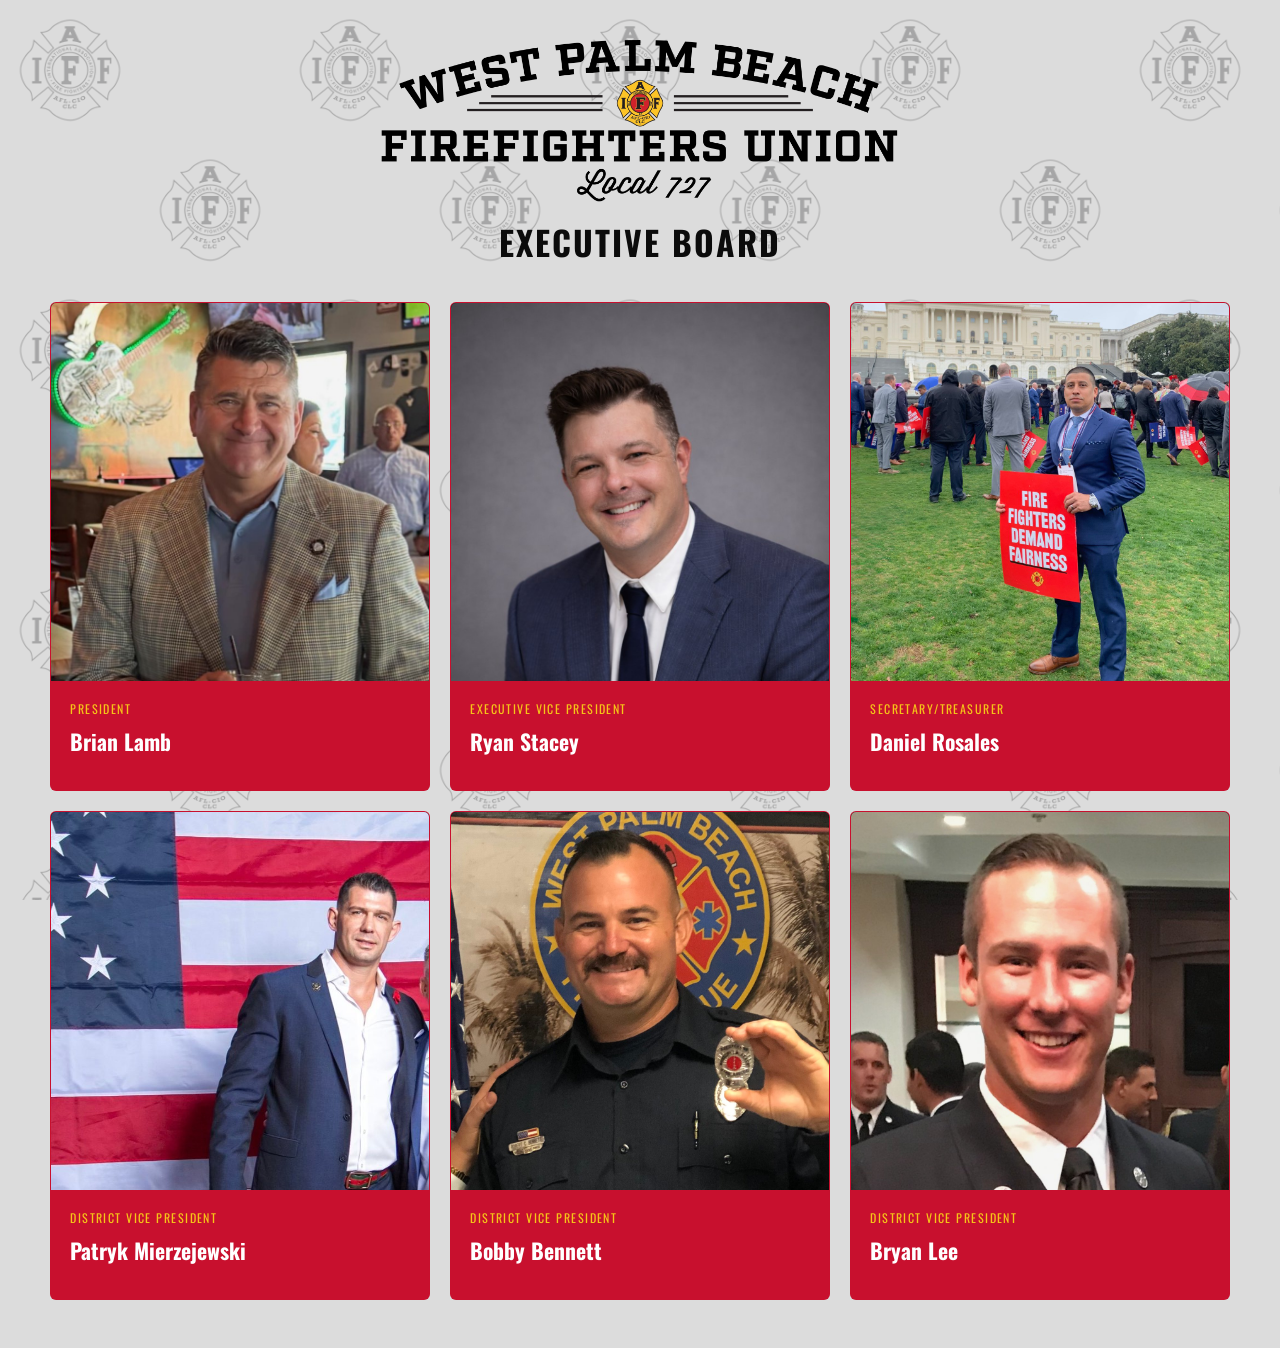
<file: eboard/index.html>
<!DOCTYPE html>
<html lang="en">
<head>
  <meta charset="utf-8" />
  <meta name="viewport" content="width=device-width, initial-scale=1" />
  <title>Executive Board | West Palm Beach Firefighters — IAFF Local 727</title>
  <meta name="description" content="Contact the IAFF Local 727 Executive Board." />
  <link rel="preconnect" href="https://fonts.googleapis.com" />
  <link rel="preconnect" href="https://fonts.gstatic.com" crossorigin />
  <link href="https://fonts.googleapis.com/css2?family=Inter:wght@400;500;600;700&family=Oswald:wght@500;600;700&display=swap" rel="stylesheet" />
  <link rel="stylesheet" href="/styles.css" />
</head>
<body class="contact-card-only eboard-listing-body">
  <main class="eboard-listing-solo">
    <div class="container">
      <div class="eboard-listing-brand">
        <img src="/assets/eboard/iaff-card-logo.png" alt="IAFF" width="520" height="164" />
        <h1>EXECUTIVE BOARD</h1>
      </div>
      <div class="eboard-grid">
        <a class="eboard-card" href="/eboard/president/">
          <div class="eboard-card-photo">
            <img src="/assets/eboard/president.jpg" alt="Brian Lamb" width="400" height="400" />
          </div>
          <div class="eboard-card-body">
            <p class="eboard-role">President</p>
            <h2>Brian Lamb</h2>
          </div>
        </a>
        <a class="eboard-card" href="/eboard/evp/">
          <div class="eboard-card-photo">
            <img src="/assets/eboard/evp.jpg" alt="Ryan Stacey" width="400" height="400" />
          </div>
          <div class="eboard-card-body">
            <p class="eboard-role">Executive Vice President</p>
            <h2>Ryan Stacey</h2>
          </div>
        </a>
        <a class="eboard-card" href="/eboard/treasurer/">
          <div class="eboard-card-photo">
            <img src="/assets/eboard/treasurer.jpg" alt="Daniel Rosales" width="400" height="400" />
          </div>
          <div class="eboard-card-body">
            <p class="eboard-role">Secretary/Treasurer</p>
            <h2>Daniel Rosales</h2>
          </div>
        </a>
        <a class="eboard-card" href="/eboard/dvp-north/">
          <div class="eboard-card-photo">
            <img src="/assets/eboard/dvp-north.jpg" alt="Patryk Mierzejewski" width="400" height="400" />
          </div>
          <div class="eboard-card-body">
            <p class="eboard-role">District Vice President</p>
            <h2>Patryk Mierzejewski</h2>
          </div>
        </a>
        <a class="eboard-card" href="/eboard/dvp-south/">
          <div class="eboard-card-photo">
            <img src="/assets/eboard/dvp-south.jpg" alt="Bobby Bennett" width="400" height="400" />
          </div>
          <div class="eboard-card-body">
            <p class="eboard-role">District Vice President</p>
            <h2>Bobby Bennett</h2>
          </div>
        </a>
        <a class="eboard-card" href="/eboard/dvp-west/">
          <div class="eboard-card-photo">
            <img src="/assets/eboard/dvp-west.jpg" alt="Bryan Lee" width="400" height="400" />
          </div>
          <div class="eboard-card-body">
            <p class="eboard-role">District Vice President</p>
            <h2>Bryan Lee</h2>
          </div>
        </a>
      </div>
    </div>
  </main>
</body>
</html>
</file>
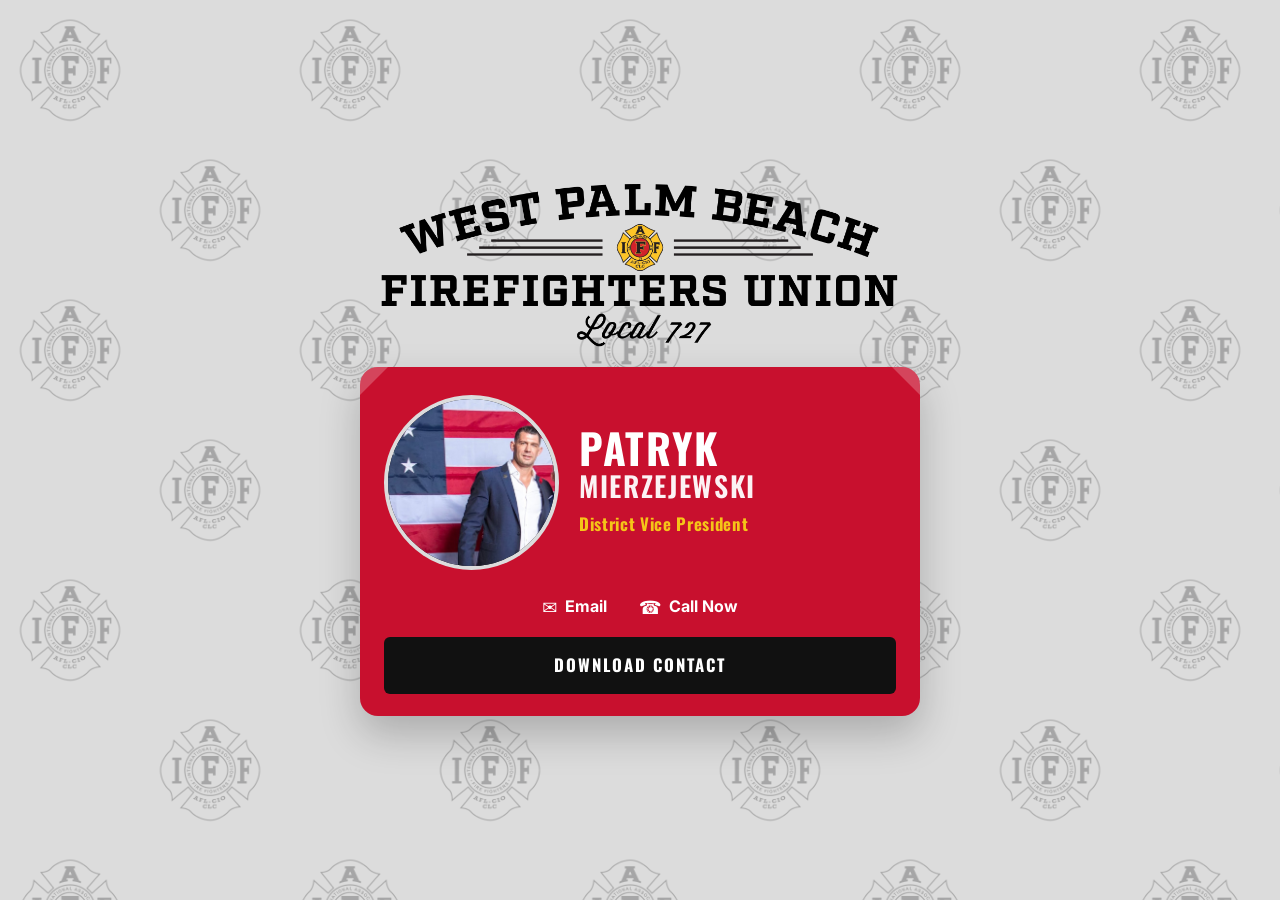
<file: eboard/dvp-north/index.html>
<!DOCTYPE html>
<html lang="en">
<head>
  <meta charset="utf-8" />
  <meta name="viewport" content="width=device-width, initial-scale=1" />
  <title>District Vice President | WPB Firefighters</title>
  <meta name="description" content="Contact Patryk Mierzejewski, District Vice President of IAFF Local 727." />
  <link rel="preconnect" href="https://fonts.googleapis.com" />
  <link rel="preconnect" href="https://fonts.gstatic.com" crossorigin />
  <link href="https://fonts.googleapis.com/css2?family=Inter:wght@400;500;600;700&family=Oswald:wght@500;600;700&display=swap" rel="stylesheet" />
  <link rel="stylesheet" href="/styles.css" />
</head>
<body class="contact-card-only">
  <main class="contact-card-page contact-card-page--solo">
    <div class="contact-card-stack">
      <img class="contact-card-logo" src="/assets/eboard/iaff-card-logo.png" alt="IAFF" width="520" height="164" />
      <article class="wix-contact-card" aria-labelledby="member-name">
        <div class="wix-contact-card-inner">
          <div class="wix-contact-photo">
            <img src="/assets/eboard/dvp-north.jpg" alt="Patryk Mierzejewski" width="360" height="360" />
          </div>
          <div class="wix-contact-text">
            <p class="wix-contact-first" id="member-name">PATRYK</p>
            <p class="wix-contact-last">MIERZEJEWSKI</p>
            <p class="wix-contact-role">District Vice President</p>
          </div>
        </div>
        <div class="wix-contact-actions">
          <a class="wix-action" href="mailto:pMierzejewski@wpb727.com">
            <span class="wix-action-icon" aria-hidden="true">✉</span>
            <span>Email</span>
          </a>
          <a class="wix-action" href="tel:+15615787371">
            <span class="wix-action-icon" aria-hidden="true">☎</span>
            <span>Call Now</span>
          </a>
        </div>
        <a class="wix-download" href="/assets/eboard/dvp-north.vcf" download="Patryk Mierzejewski.vcf">Download Contact</a>
      </article>
    </div>
  </main>
</body>
</html>
</file>
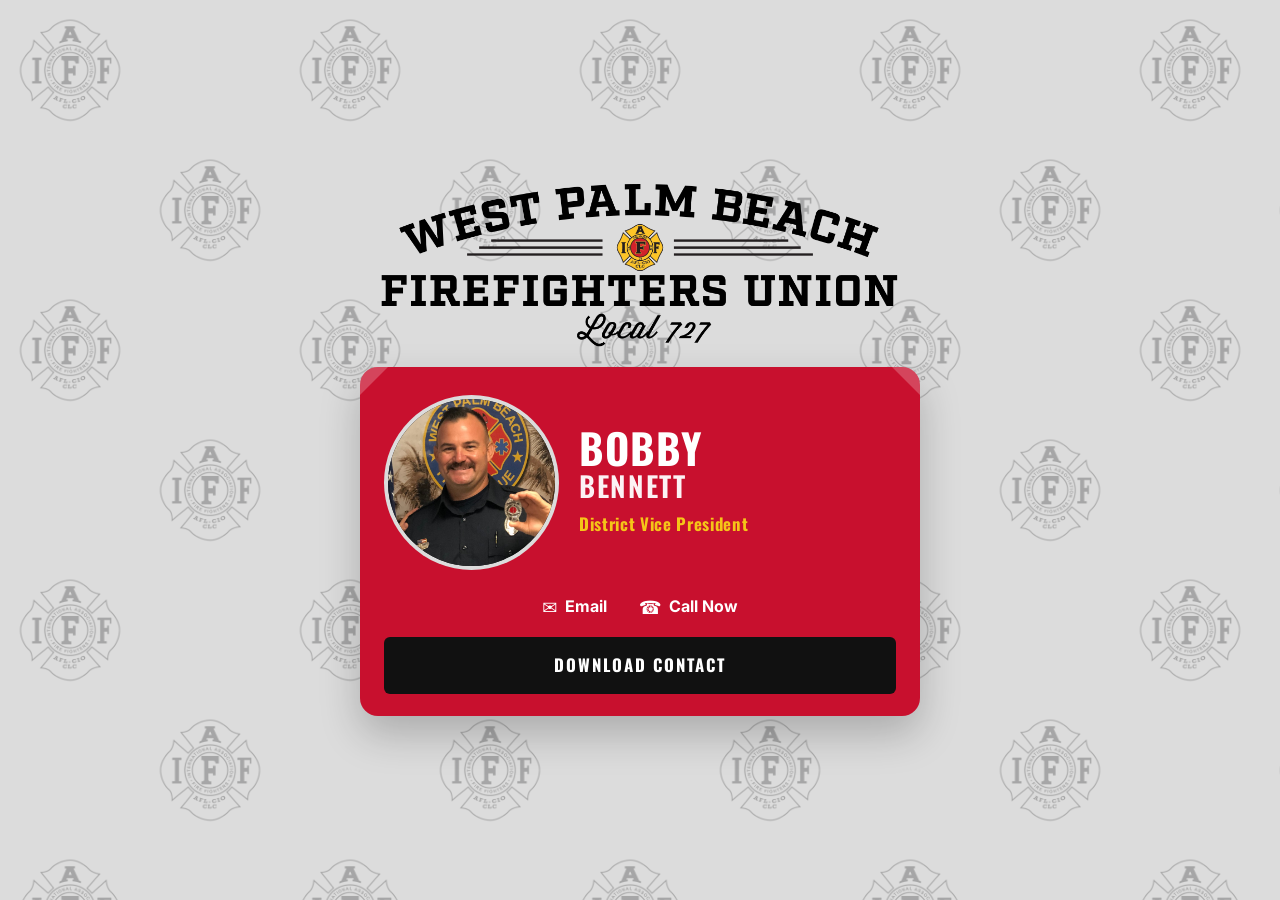
<file: eboard/dvp-south/index.html>
<!DOCTYPE html>
<html lang="en">
<head>
  <meta charset="utf-8" />
  <meta name="viewport" content="width=device-width, initial-scale=1" />
  <title>District Vice President | WPB Firefighters</title>
  <meta name="description" content="Contact Bobby Bennett, District Vice President of IAFF Local 727." />
  <link rel="preconnect" href="https://fonts.googleapis.com" />
  <link rel="preconnect" href="https://fonts.gstatic.com" crossorigin />
  <link href="https://fonts.googleapis.com/css2?family=Inter:wght@400;500;600;700&family=Oswald:wght@500;600;700&display=swap" rel="stylesheet" />
  <link rel="stylesheet" href="/styles.css" />
</head>
<body class="contact-card-only">
  <main class="contact-card-page contact-card-page--solo">
    <div class="contact-card-stack">
      <img class="contact-card-logo" src="/assets/eboard/iaff-card-logo.png" alt="IAFF" width="520" height="164" />
      <article class="wix-contact-card" aria-labelledby="member-name">
        <div class="wix-contact-card-inner">
          <div class="wix-contact-photo">
            <img src="/assets/eboard/dvp-south.jpg" alt="Bobby Bennett" width="360" height="360" />
          </div>
          <div class="wix-contact-text">
            <p class="wix-contact-first" id="member-name">BOBBY</p>
            <p class="wix-contact-last">BENNETT</p>
            <p class="wix-contact-role">District Vice President</p>
          </div>
        </div>
        <div class="wix-contact-actions">
          <a class="wix-action" href="mailto:bbennett@wpb727.com">
            <span class="wix-action-icon" aria-hidden="true">✉</span>
            <span>Email</span>
          </a>
          <a class="wix-action" href="tel:+15616449031">
            <span class="wix-action-icon" aria-hidden="true">☎</span>
            <span>Call Now</span>
          </a>
        </div>
        <a class="wix-download" href="/assets/eboard/dvp-south.vcf" download="Bobby Bennett.vcf">Download Contact</a>
      </article>
    </div>
  </main>
</body>
</html>
</file>
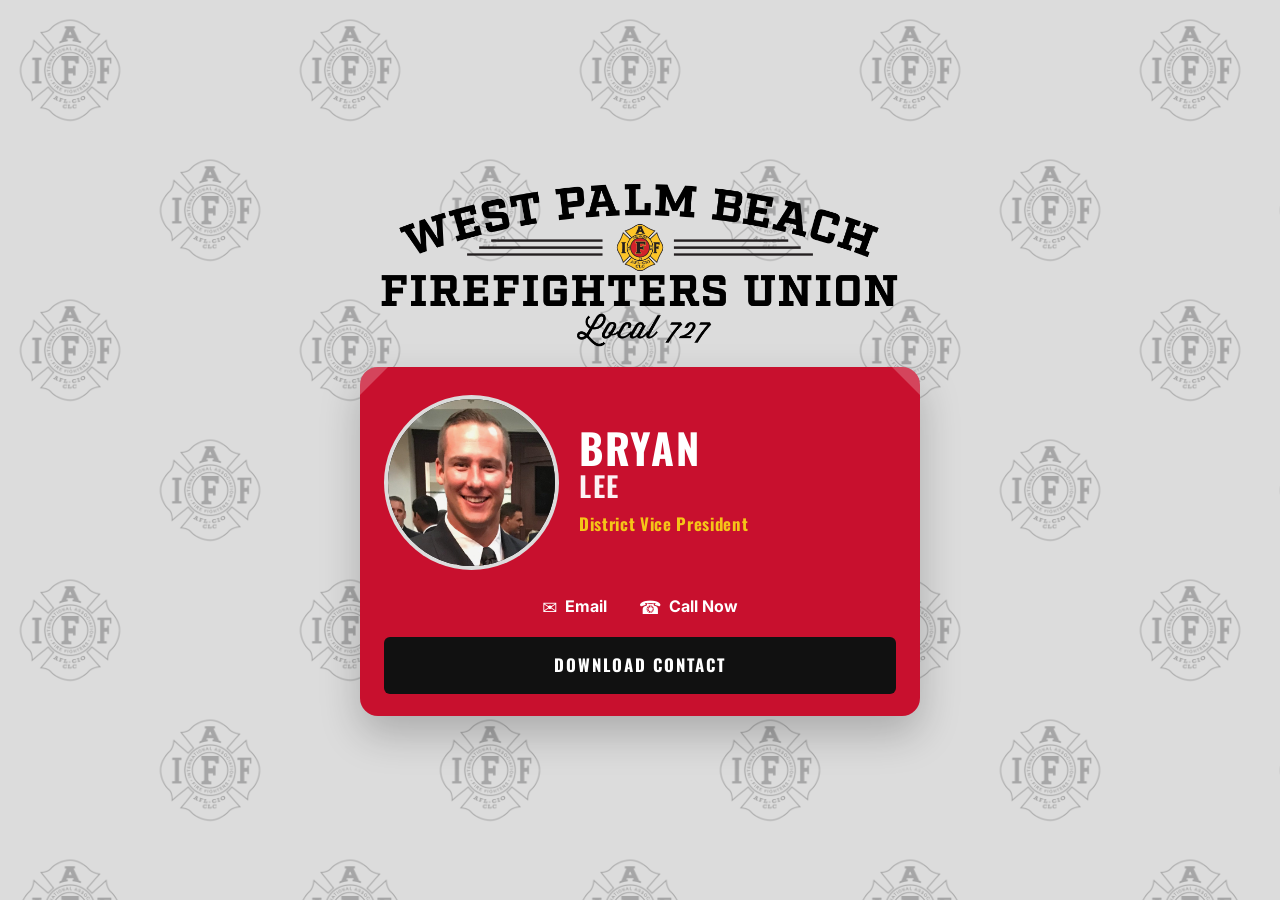
<file: eboard/dvp-west/index.html>
<!DOCTYPE html>
<html lang="en">
<head>
  <meta charset="utf-8" />
  <meta name="viewport" content="width=device-width, initial-scale=1" />
  <title>District Vice President | WPB Firefighters</title>
  <meta name="description" content="Contact Bryan Lee, District Vice President of IAFF Local 727." />
  <link rel="preconnect" href="https://fonts.googleapis.com" />
  <link rel="preconnect" href="https://fonts.gstatic.com" crossorigin />
  <link href="https://fonts.googleapis.com/css2?family=Inter:wght@400;500;600;700&family=Oswald:wght@500;600;700&display=swap" rel="stylesheet" />
  <link rel="stylesheet" href="/styles.css" />
</head>
<body class="contact-card-only">
  <main class="contact-card-page contact-card-page--solo">
    <div class="contact-card-stack">
      <img class="contact-card-logo" src="/assets/eboard/iaff-card-logo.png" alt="IAFF" width="520" height="164" />
      <article class="wix-contact-card" aria-labelledby="member-name">
        <div class="wix-contact-card-inner">
          <div class="wix-contact-photo">
            <img src="/assets/eboard/dvp-west.jpg" alt="Bryan Lee" width="360" height="360" />
          </div>
          <div class="wix-contact-text">
            <p class="wix-contact-first" id="member-name">BRYAN</p>
            <p class="wix-contact-last">LEE</p>
            <p class="wix-contact-role">District Vice President</p>
          </div>
        </div>
        <div class="wix-contact-actions">
          <a class="wix-action" href="mailto:blee@wpb727.com">
            <span class="wix-action-icon" aria-hidden="true">✉</span>
            <span>Email</span>
          </a>
          <a class="wix-action" href="tel:+15613061259">
            <span class="wix-action-icon" aria-hidden="true">☎</span>
            <span>Call Now</span>
          </a>
        </div>
        <a class="wix-download" href="/assets/eboard/dvp-west.vcf" download="Bryan Lee.vcf">Download Contact</a>
      </article>
    </div>
  </main>
</body>
</html>
</file>
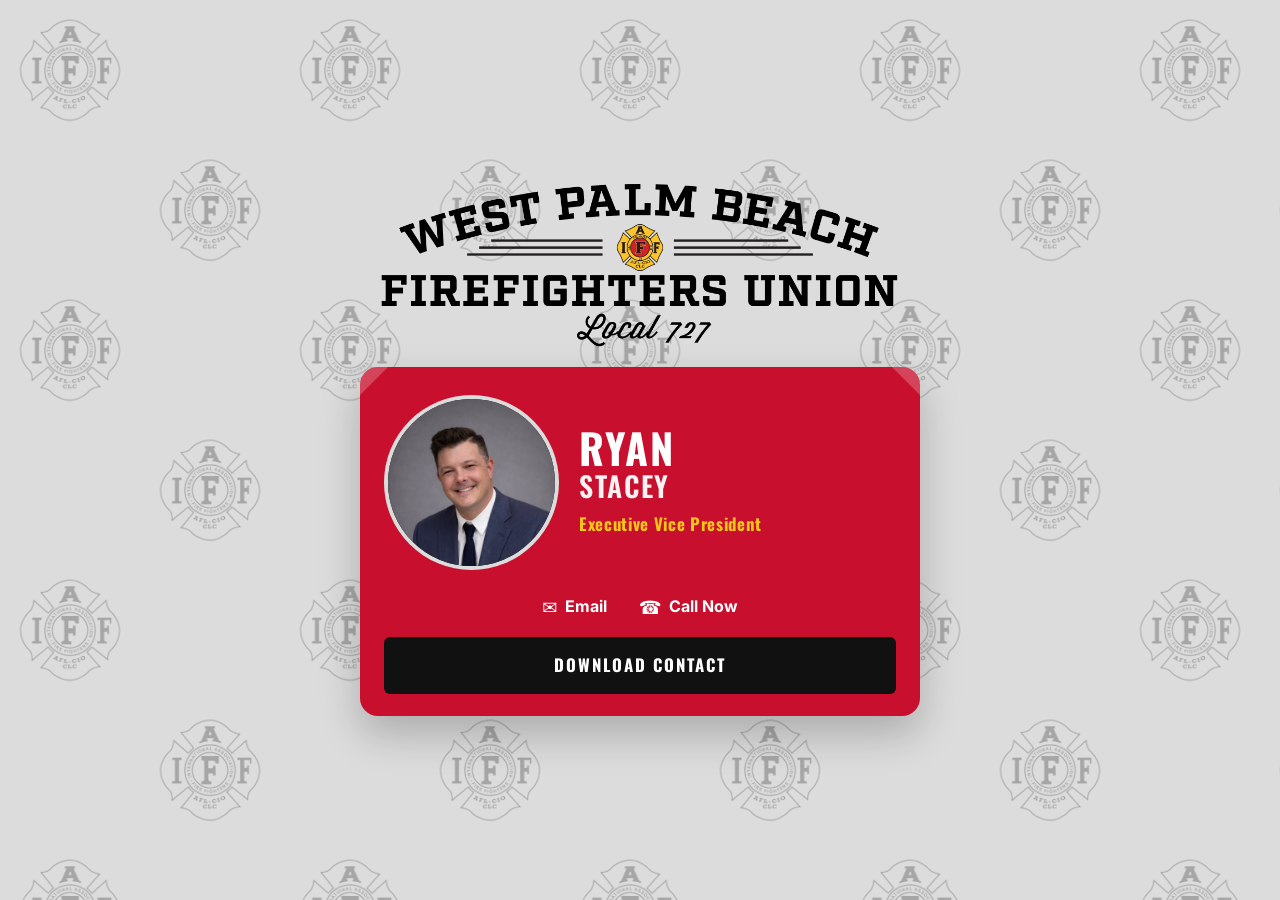
<file: eboard/evp/index.html>
<!DOCTYPE html>
<html lang="en">
<head>
  <meta charset="utf-8" />
  <meta name="viewport" content="width=device-width, initial-scale=1" />
  <title>Executive Vice President | WPB Firefighters</title>
  <meta name="description" content="Contact Ryan Stacey, Executive Vice President of IAFF Local 727." />
  <link rel="preconnect" href="https://fonts.googleapis.com" />
  <link rel="preconnect" href="https://fonts.gstatic.com" crossorigin />
  <link href="https://fonts.googleapis.com/css2?family=Inter:wght@400;500;600;700&family=Oswald:wght@500;600;700&display=swap" rel="stylesheet" />
  <link rel="stylesheet" href="/styles.css" />
</head>
<body class="contact-card-only">
  <main class="contact-card-page contact-card-page--solo">
    <div class="contact-card-stack">
      <img class="contact-card-logo" src="/assets/eboard/iaff-card-logo.png" alt="IAFF" width="520" height="164" />
      <article class="wix-contact-card" aria-labelledby="member-name">
        <div class="wix-contact-card-inner">
          <div class="wix-contact-photo">
            <img src="/assets/eboard/evp.jpg" alt="Ryan Stacey" width="360" height="360" />
          </div>
          <div class="wix-contact-text">
            <p class="wix-contact-first" id="member-name">RYAN</p>
            <p class="wix-contact-last">STACEY</p>
            <p class="wix-contact-role">Executive Vice President</p>
          </div>
        </div>
        <div class="wix-contact-actions">
          <a class="wix-action" href="mailto:rstacey@wpb727.com">
            <span class="wix-action-icon" aria-hidden="true">✉</span>
            <span>Email</span>
          </a>
          <a class="wix-action" href="tel:+15617792180">
            <span class="wix-action-icon" aria-hidden="true">☎</span>
            <span>Call Now</span>
          </a>
        </div>
        <a class="wix-download" href="/assets/eboard/evp.vcf" download="Ryan Stacey.vcf">Download Contact</a>
      </article>
    </div>
  </main>
</body>
</html>
</file>
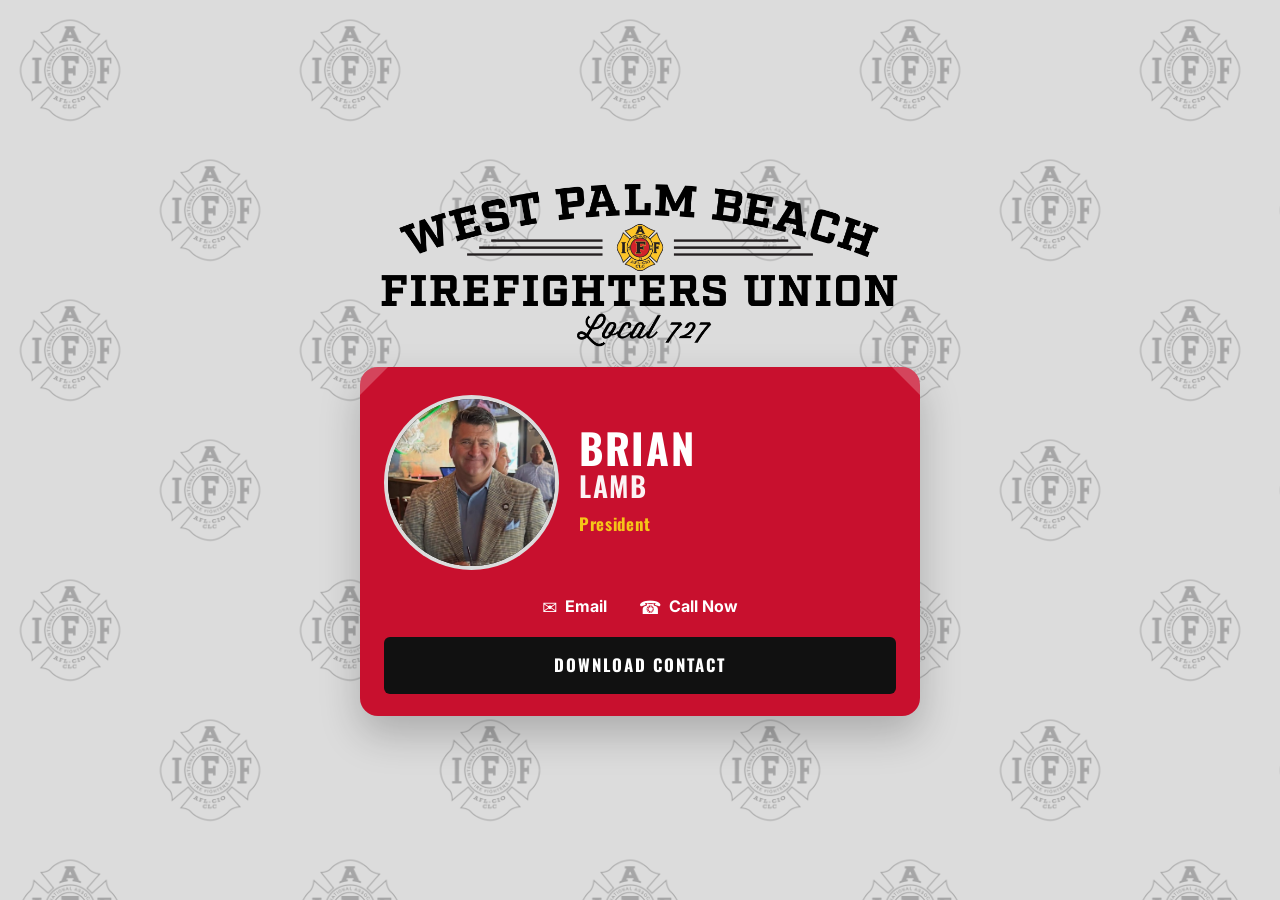
<file: eboard/president/index.html>
<!DOCTYPE html>
<html lang="en">
<head>
  <meta charset="utf-8" />
  <meta name="viewport" content="width=device-width, initial-scale=1" />
  <title>President | WPB Firefighters</title>
  <meta name="description" content="Contact Brian Lamb, President of IAFF Local 727." />
  <link rel="preconnect" href="https://fonts.googleapis.com" />
  <link rel="preconnect" href="https://fonts.gstatic.com" crossorigin />
  <link href="https://fonts.googleapis.com/css2?family=Inter:wght@400;500;600;700&family=Oswald:wght@500;600;700&display=swap" rel="stylesheet" />
  <link rel="stylesheet" href="/styles.css" />
</head>
<body class="contact-card-only">
  <main class="contact-card-page contact-card-page--solo">
    <div class="contact-card-stack">
      <img class="contact-card-logo" src="/assets/eboard/iaff-card-logo.png" alt="IAFF" width="520" height="164" />
      <article class="wix-contact-card" aria-labelledby="member-name">
        <div class="wix-contact-card-inner">
          <div class="wix-contact-photo">
            <img src="/assets/eboard/president.jpg" alt="Brian Lamb" width="360" height="360" />
          </div>
          <div class="wix-contact-text">
            <p class="wix-contact-first" id="member-name">BRIAN</p>
            <p class="wix-contact-last">LAMB</p>
            <p class="wix-contact-role">President</p>
          </div>
        </div>
        <div class="wix-contact-actions">
          <a class="wix-action" href="mailto:blamb@wpb727.com">
            <span class="wix-action-icon" aria-hidden="true">✉</span>
            <span>Email</span>
          </a>
          <a class="wix-action" href="tel:+15616854555">
            <span class="wix-action-icon" aria-hidden="true">☎</span>
            <span>Call Now</span>
          </a>
        </div>
        <a class="wix-download" href="/assets/eboard/president.vcf" download="Brian Lamb.vcf">Download Contact</a>
      </article>
    </div>
  </main>
</body>
</html>
</file>
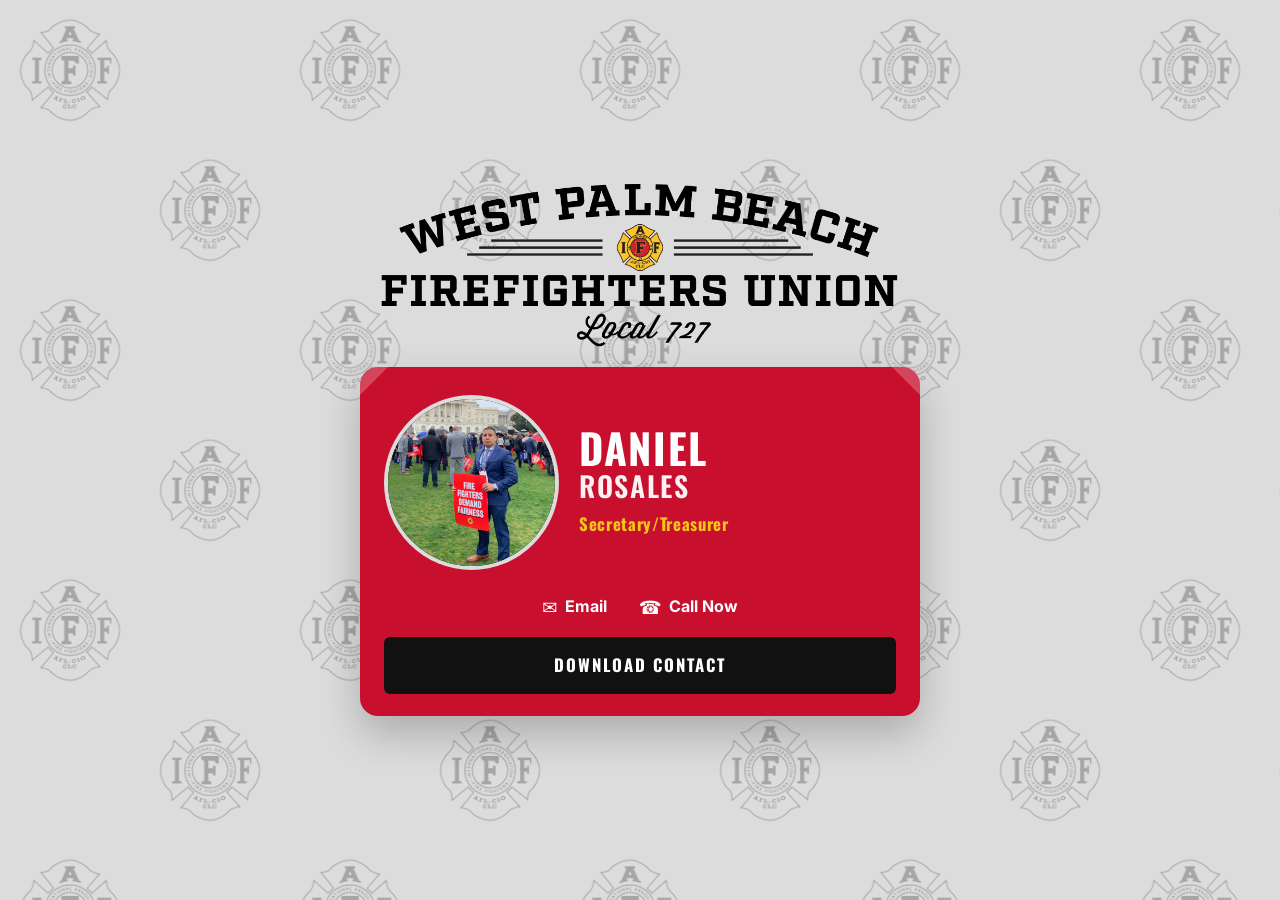
<file: eboard/treasurer/index.html>
<!DOCTYPE html>
<html lang="en">
<head>
  <meta charset="utf-8" />
  <meta name="viewport" content="width=device-width, initial-scale=1" />
  <title>Secretary/Treasurer | WPB Firefighters</title>
  <meta name="description" content="Contact Daniel Rosales, Secretary/Treasurer of IAFF Local 727." />
  <link rel="preconnect" href="https://fonts.googleapis.com" />
  <link rel="preconnect" href="https://fonts.gstatic.com" crossorigin />
  <link href="https://fonts.googleapis.com/css2?family=Inter:wght@400;500;600;700&family=Oswald:wght@500;600;700&display=swap" rel="stylesheet" />
  <link rel="stylesheet" href="/styles.css" />
</head>
<body class="contact-card-only">
  <main class="contact-card-page contact-card-page--solo">
    <div class="contact-card-stack">
      <img class="contact-card-logo" src="/assets/eboard/iaff-card-logo.png" alt="IAFF" width="520" height="164" />
      <article class="wix-contact-card" aria-labelledby="member-name">
        <div class="wix-contact-card-inner">
          <div class="wix-contact-photo">
            <img src="/assets/eboard/treasurer.jpg" alt="Daniel Rosales" width="360" height="360" />
          </div>
          <div class="wix-contact-text">
            <p class="wix-contact-first" id="member-name">DANIEL</p>
            <p class="wix-contact-last">ROSALES</p>
            <p class="wix-contact-role">Secretary/Treasurer</p>
          </div>
        </div>
        <div class="wix-contact-actions">
          <a class="wix-action" href="mailto:drosales@wpb727.com">
            <span class="wix-action-icon" aria-hidden="true">✉</span>
            <span>Email</span>
          </a>
          <a class="wix-action" href="tel:+15613985244">
            <span class="wix-action-icon" aria-hidden="true">☎</span>
            <span>Call Now</span>
          </a>
        </div>
        <a class="wix-download" href="/assets/eboard/treasurer.vcf" download="Daniel Rosales.vcf">Download Contact</a>
      </article>
    </div>
  </main>
</body>
</html>
</file>
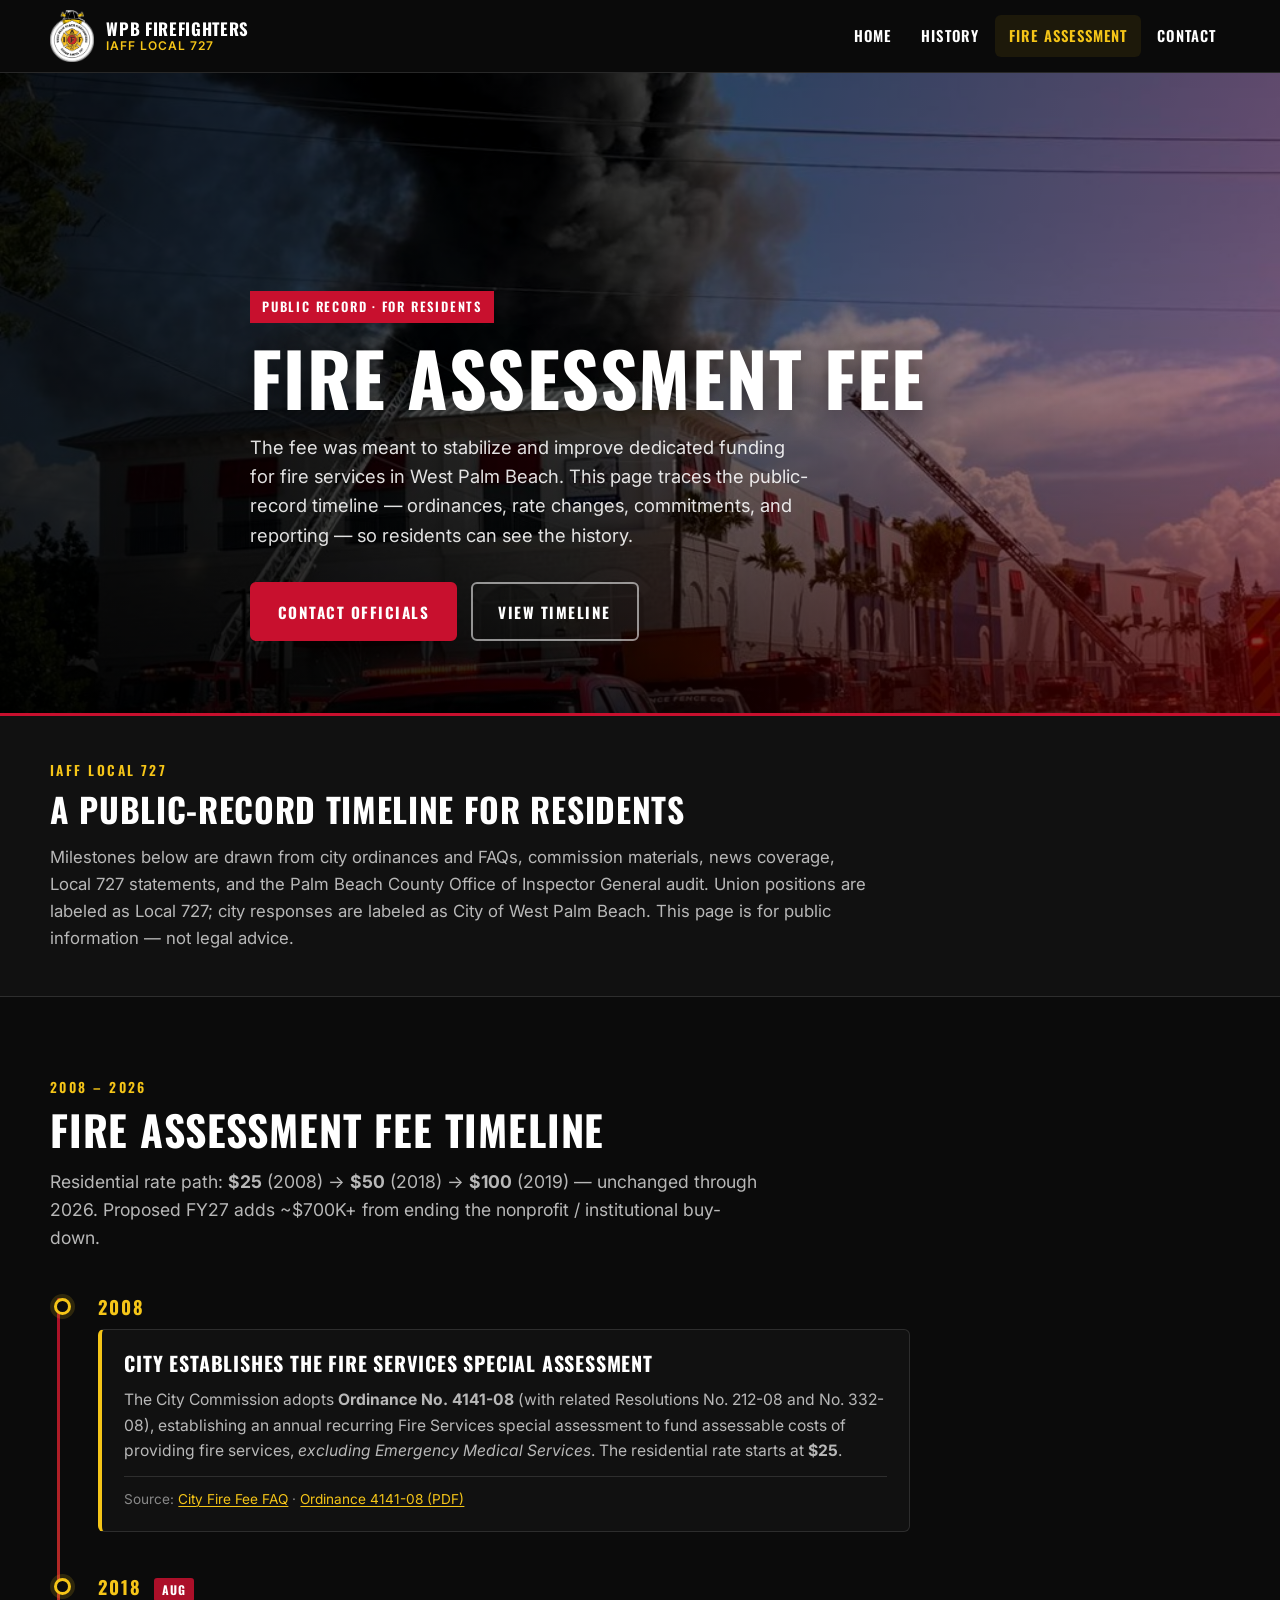
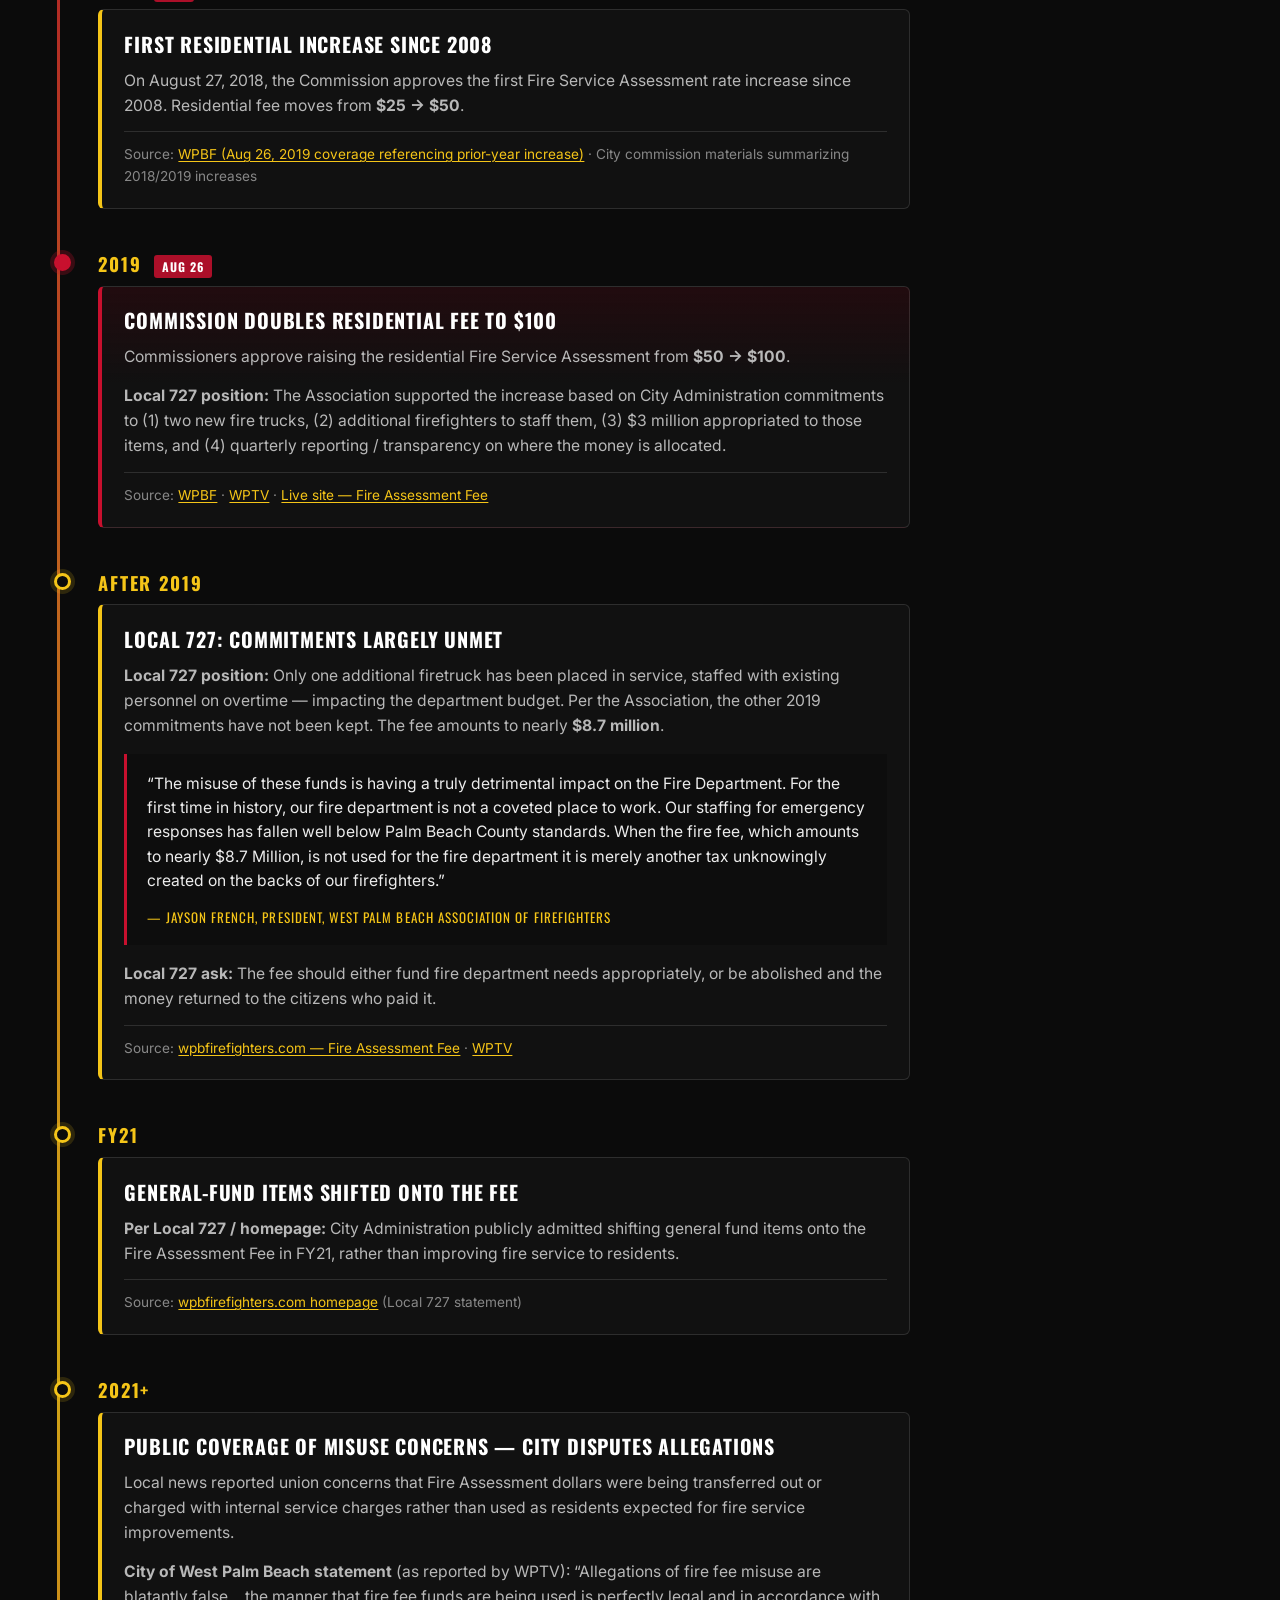
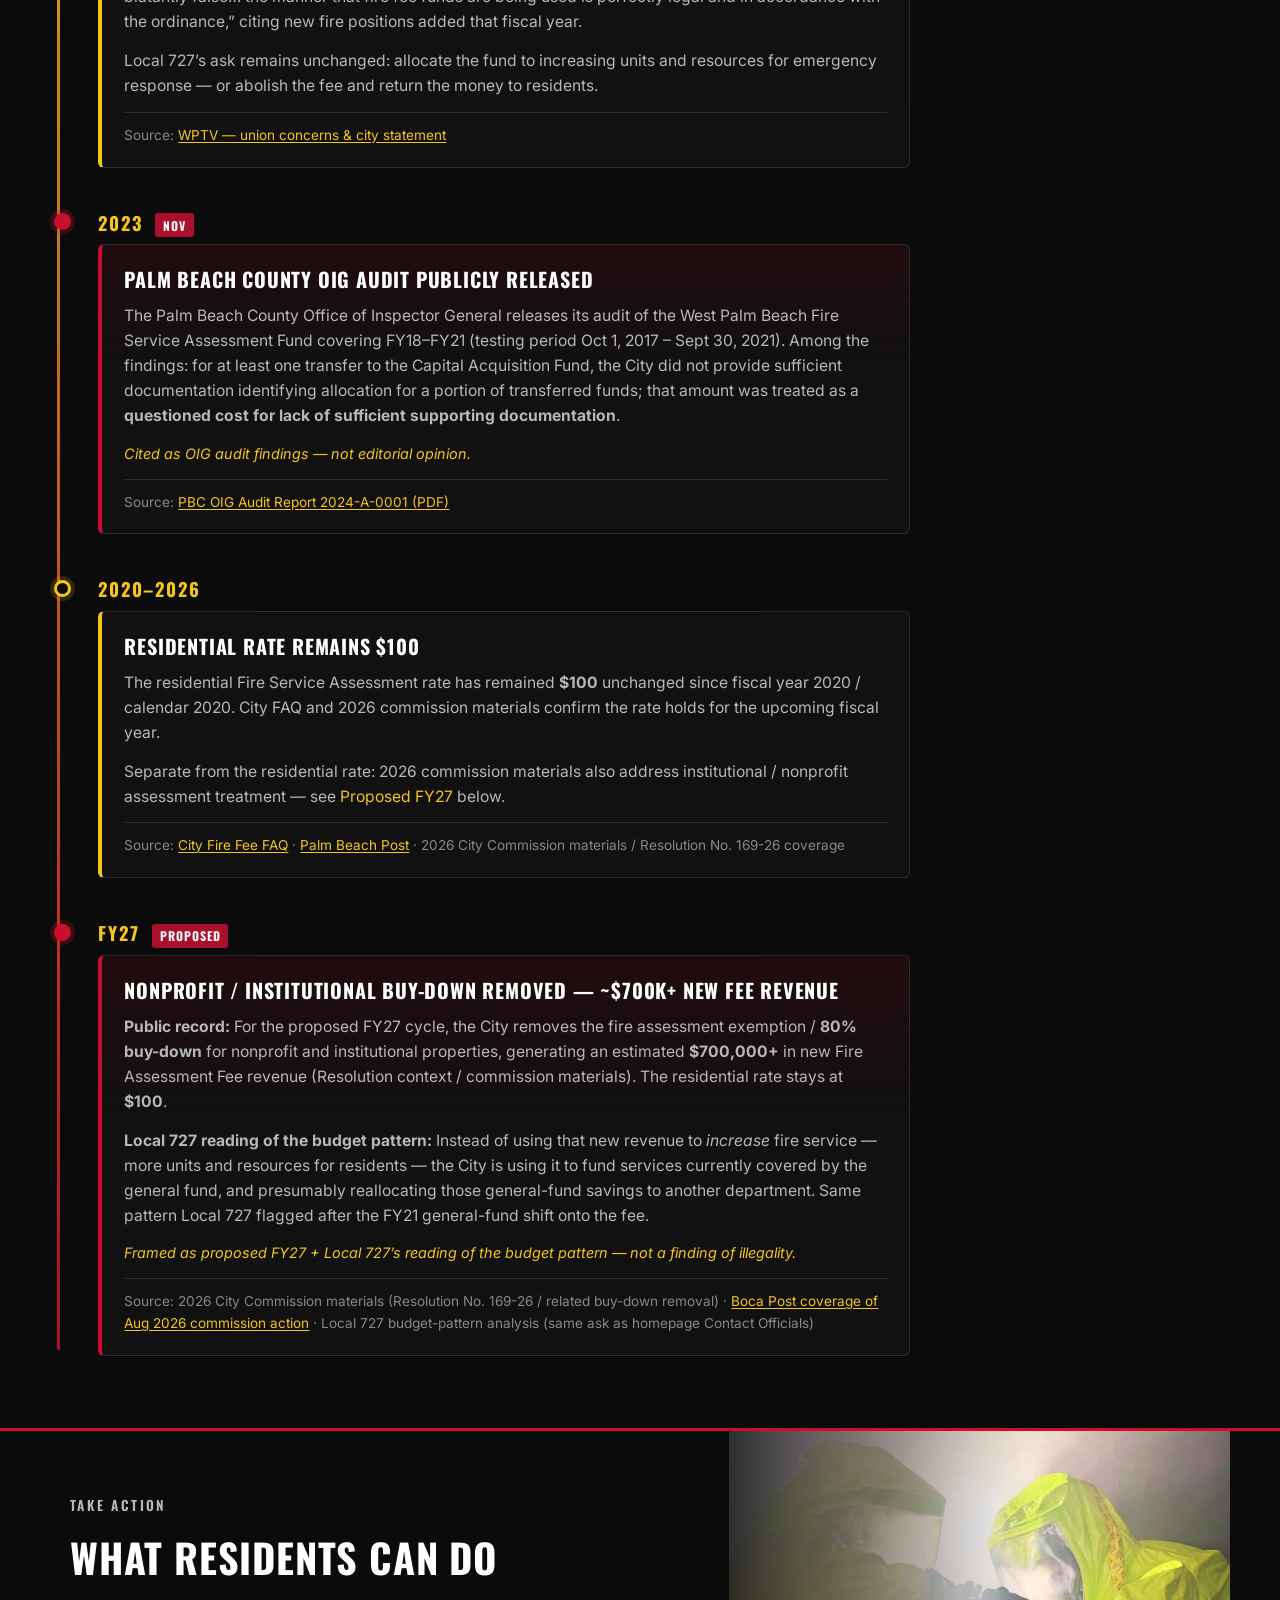
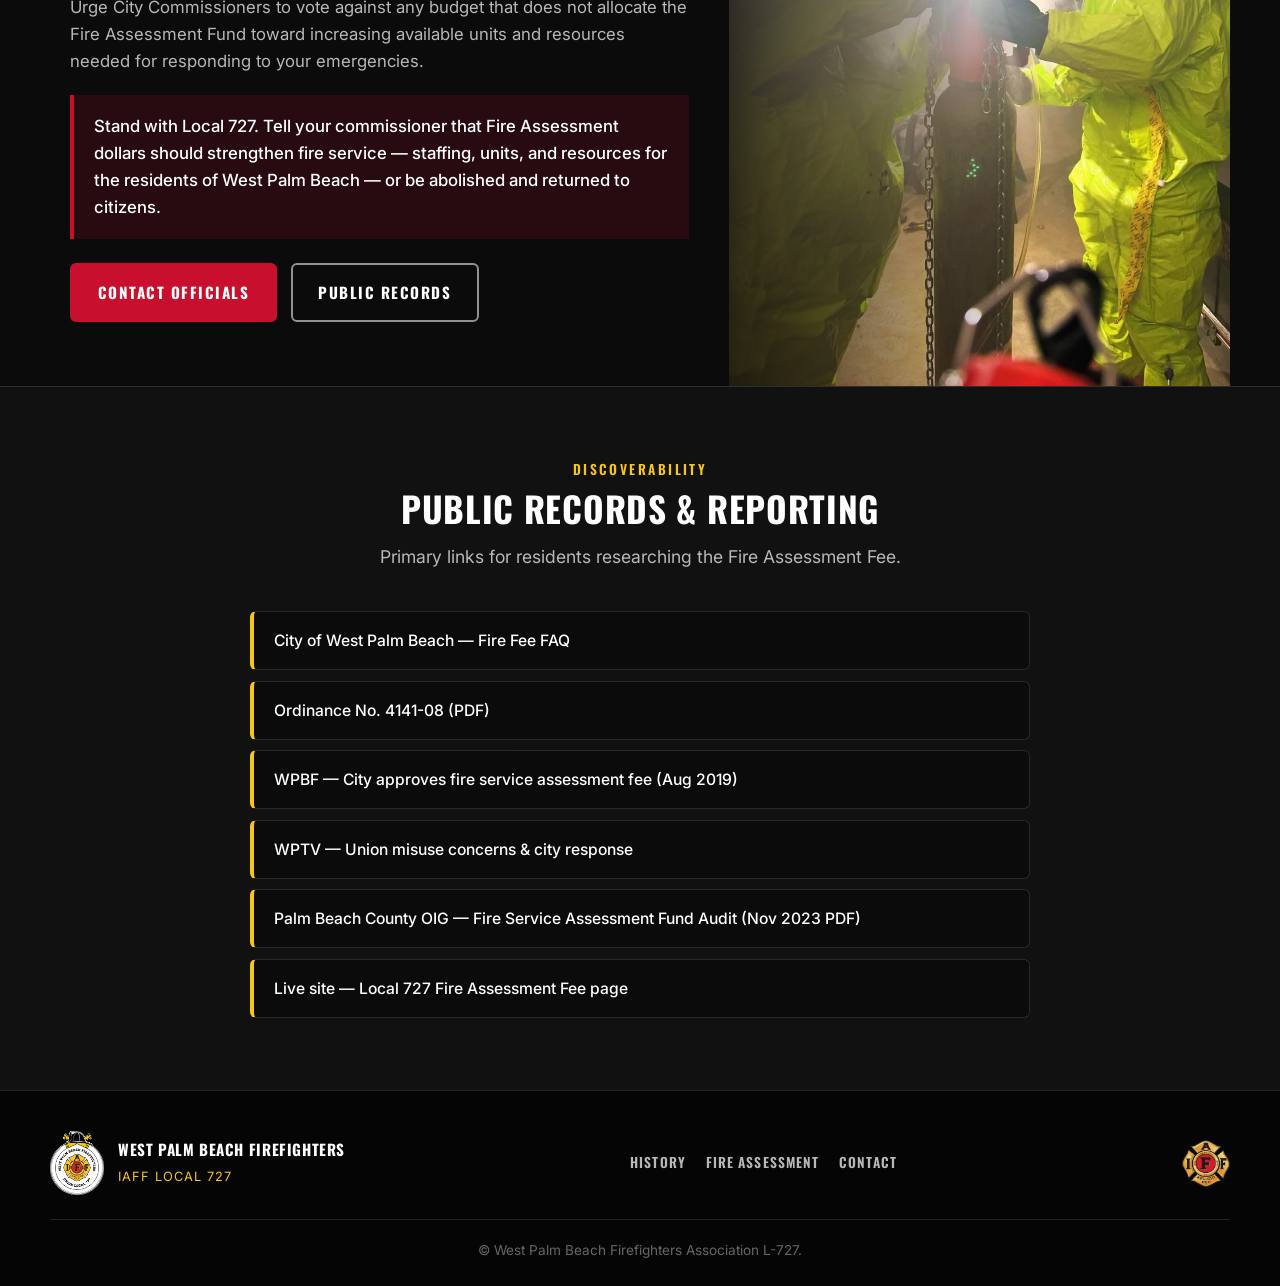
<file: fire-assessment.html>
<!DOCTYPE html>
<html lang="en">
<head>
  <meta charset="utf-8" />
  <meta name="viewport" content="width=device-width, initial-scale=1" />
  <title>Fire Assessment Fee | West Palm Beach Firefighters — IAFF Local 727</title>
  <meta name="description" content="Public-record timeline of the West Palm Beach Fire Assessment Fee. IAFF Local 727." />
  <link rel="preconnect" href="https://fonts.googleapis.com" />
  <link rel="preconnect" href="https://fonts.gstatic.com" crossorigin />
  <link href="https://fonts.googleapis.com/css2?family=Inter:wght@400;500;600;700&family=Oswald:wght@500;600;700&display=swap" rel="stylesheet" />
  <link rel="stylesheet" href="styles.css" />
</head>
<body>
  <header class="site-header">
    <div class="container header-inner">
      <a class="brand" href="index.html" aria-label="West Palm Beach Firefighters Local 727 home">
        <img
          class="brand-crest"
          src="assets/989ca4_a846d3e80aa44da285b6d05f4863a6a9~mv2.png"
          alt=""
          width="52"
          height="52"
        />
        <span class="brand-text">
          <span class="brand-name">WPB Firefighters</span>
          <span class="brand-sub">IAFF Local 727</span>
        </span>
      </a>

      <button class="nav-toggle" type="button" aria-expanded="false" aria-controls="site-nav" aria-label="Open menu">
        <span></span><span></span><span></span>
      </button>

      <nav id="site-nav" class="nav" aria-label="Primary">
        <a href="index.html">Home</a>
        <a href="history.html">History</a>
        <a href="fire-assessment.html" aria-current="page">Fire Assessment</a>
        <a href="index.html#contact">Contact</a>
      </nav>
    </div>
  </header>

  <main>
    <!-- HERO SPLASH -->
    <section class="faf-hero" aria-labelledby="faf-hero-heading">
      <div class="faf-hero-bg faf-hero-bg--ops" aria-hidden="true">
        <img
          src="assets/user/b-structure-fire.png"
          alt=""
          width="1600"
          height="1600"
        />
      </div>
      <div class="faf-hero-overlay" aria-hidden="true"></div>
      <div class="container faf-hero-content">
        <p class="hero-eyebrow">Public Record · For Residents</p>
        <h1 id="faf-hero-heading">FIRE ASSESSMENT FEE</h1>
        <p class="hero-sub">
          The fee was meant to stabilize and improve dedicated funding for fire services
          in West Palm Beach. This page traces the public-record timeline — ordinances,
          rate changes, commitments, and reporting — so residents can see the history.
        </p>
        <div class="hero-actions">
          <a class="btn btn-primary" href="index.html#contact">Contact Officials</a>
          <a class="btn btn-ghost" href="#timeline">View Timeline</a>
        </div>
      </div>
    </section>

    <!-- INTRO STRIP -->
    <section class="faf-intro" aria-labelledby="timeline-intro">
      <div class="container">
        <div class="faf-intro-card">
          <p class="eyebrow">IAFF Local 727</p>
          <h2 id="timeline-intro">A PUBLIC-RECORD TIMELINE FOR RESIDENTS</h2>
          <p>
            Milestones below are drawn from city ordinances and FAQs, commission materials,
            news coverage, Local&nbsp;727 statements, and the Palm Beach County Office of
            Inspector General audit. Union positions are labeled as Local&nbsp;727;
            city responses are labeled as City of West Palm Beach. This page is for public information —
            not legal advice.
          </p>
        </div>
      </div>
    </section>

    <!-- RUNNING VERTICAL TIMELINE -->
    <section class="faf-timeline" id="timeline" aria-labelledby="timeline-heading">
      <div class="container">
        <div class="section-head">
          <p class="eyebrow">2008 – 2026</p>
          <h2 id="timeline-heading">FIRE ASSESSMENT FEE TIMELINE</h2>
          <p class="lead">
            Residential rate path: <strong>$25</strong> (2008) → <strong>$50</strong> (2018)
            → <strong>$100</strong> (2019) — unchanged through 2026. Proposed FY27 adds
            ~$700K+ from ending the nonprofit / institutional buy-down.
          </p>
        </div>

        <ol class="timeline">
          <li class="timeline-item">
            <div class="timeline-marker" aria-hidden="true"></div>
            <div class="timeline-year">2008</div>
            <div class="timeline-body">
              <h3>City establishes the Fire Services special assessment</h3>
              <p>
                The City Commission adopts <strong>Ordinance No.&nbsp;4141-08</strong>
                (with related Resolutions No.&nbsp;212-08 and No.&nbsp;332-08), establishing
                an annual recurring Fire Services special assessment to fund assessable costs
                of providing fire services, <em>excluding Emergency Medical Services</em>.
                The residential rate starts at <strong>$25</strong>.
              </p>
              <p class="timeline-source">
                Source:
                <a href="https://www.wpb.org/Departments/Finance/Fire-Fee-Frequently-Asked-Questions" target="_blank" rel="noopener noreferrer">City Fire Fee FAQ</a>
                ·
                <a href="https://www.wpb.org/files/assets/city/v/1/finance/documents/ordinance-no.-4141-08.pdf" target="_blank" rel="noopener noreferrer">Ordinance 4141-08 (PDF)</a>
              </p>
            </div>
          </li>

          <li class="timeline-item">
            <div class="timeline-marker" aria-hidden="true"></div>
            <div class="timeline-year">2018 <span>Aug</span></div>
            <div class="timeline-body">
              <h3>First residential increase since 2008</h3>
              <p>
                On August&nbsp;27, 2018, the Commission approves the first Fire Service
                Assessment rate increase since 2008. Residential fee moves from
                <strong>$25 → $50</strong>.
              </p>
              <p class="timeline-source">
                Source:
                <a href="https://www.wpbf.com/article/city-of-west-palm-beach-approves-fire-service-assessment-fee/28822791" target="_blank" rel="noopener noreferrer">WPBF (Aug 26, 2019 coverage referencing prior-year increase)</a>
                · City commission materials summarizing 2018/2019 increases
              </p>
            </div>
          </li>

          <li class="timeline-item timeline-item--accent">
            <div class="timeline-marker" aria-hidden="true"></div>
            <div class="timeline-year">2019 <span>Aug 26</span></div>
            <div class="timeline-body">
              <h3>Commission doubles residential fee to $100</h3>
              <p>
                Commissioners approve raising the residential Fire Service Assessment from
                <strong>$50 → $100</strong>.
              </p>
              <p>
                <strong>Local 727 position:</strong> The Association supported the increase
                based on City Administration commitments to (1)&nbsp;two new fire trucks,
                (2)&nbsp;additional firefighters to staff them, (3)&nbsp;$3&nbsp;million
                appropriated to those items, and (4)&nbsp;quarterly reporting / transparency
                on where the money is allocated.
              </p>
              <p class="timeline-source">
                Source:
                <a href="https://www.wpbf.com/article/city-of-west-palm-beach-approves-fire-service-assessment-fee/28822791" target="_blank" rel="noopener noreferrer">WPBF</a>
                ·
                <a href="https://www.wptv.com/news/region-c-palm-beach-county/west-palm-beach/misuse-of-funds-causing-detrimental-impact-on-west-palm-beach-fire-department-union-says" target="_blank" rel="noopener noreferrer">WPTV</a>
                ·
                <a href="https://www.wpbfirefighters.com/fire-assessment-fee" target="_blank" rel="noopener noreferrer">Live site — Fire Assessment Fee</a>
              </p>
            </div>
          </li>

          <li class="timeline-item">
            <div class="timeline-marker" aria-hidden="true"></div>
            <div class="timeline-year">After 2019</div>
            <div class="timeline-body">
              <h3>Local 727: commitments largely unmet</h3>
              <p>
                <strong>Local 727 position:</strong> Only one additional firetruck has been
                placed in service, staffed with existing personnel on overtime — impacting
                the department budget. Per the Association, the other 2019 commitments have
                not been kept. The fee amounts to nearly <strong>$8.7&nbsp;million</strong>.
              </p>
              <blockquote class="faf-quote">
                “The misuse of these funds is having a truly detrimental impact on the Fire
                Department. For the first time in history, our fire department is not a
                coveted place to work. Our staffing for emergency responses has fallen well
                below Palm Beach County standards. When the fire fee, which amounts to nearly
                $8.7&nbsp;Million, is not used for the fire department it is merely another tax
                unknowingly created on the backs of our firefighters.”
                <cite>— Jayson French, President, West Palm Beach Association of Firefighters</cite>
              </blockquote>
              <p>
                <strong>Local 727 ask:</strong> The fee should either fund fire department
                needs appropriately, or be abolished and the money returned to the citizens
                who paid it.
              </p>
              <p class="timeline-source">
                Source:
                <a href="https://www.wpbfirefighters.com/fire-assessment-fee" target="_blank" rel="noopener noreferrer">wpbfirefighters.com — Fire Assessment Fee</a>
                ·
                <a href="https://www.wptv.com/news/region-c-palm-beach-county/west-palm-beach/misuse-of-funds-causing-detrimental-impact-on-west-palm-beach-fire-department-union-says" target="_blank" rel="noopener noreferrer">WPTV</a>
              </p>
            </div>
          </li>

          <li class="timeline-item">
            <div class="timeline-marker" aria-hidden="true"></div>
            <div class="timeline-year">FY21</div>
            <div class="timeline-body">
              <h3>General-fund items shifted onto the fee</h3>
              <p>
                <strong>Per Local 727 / homepage:</strong> City Administration publicly
                admitted shifting general fund items onto the Fire Assessment Fee in FY21,
                rather than improving fire service to residents.
              </p>
              <p class="timeline-source">
                Source:
                <a href="https://www.wpbfirefighters.com/" target="_blank" rel="noopener noreferrer">wpbfirefighters.com homepage</a>
                (Local 727 statement)
              </p>
            </div>
          </li>

          <li class="timeline-item">
            <div class="timeline-marker" aria-hidden="true"></div>
            <div class="timeline-year">2021+</div>
            <div class="timeline-body">
              <h3>Public coverage of misuse concerns — city disputes allegations</h3>
              <p>
                Local news reported union concerns that Fire Assessment dollars were being
                transferred out or charged with internal service charges rather than used
                as residents expected for fire service improvements.
              </p>
              <p>
                <strong>City of West Palm Beach statement</strong> (as reported by WPTV):
                “Allegations of fire fee misuse are blatantly false… the manner that fire
                fee funds are being used is perfectly legal and in accordance with the
                ordinance,” citing new fire positions added that fiscal year.
              </p>
              <p>
                Local&nbsp;727’s ask remains unchanged: allocate the fund to increasing
                units and resources for emergency response — or abolish the fee and return
                the money to residents.
              </p>
              <p class="timeline-source">
                Source:
                <a href="https://www.wptv.com/news/region-c-palm-beach-county/west-palm-beach/misuse-of-funds-causing-detrimental-impact-on-west-palm-beach-fire-department-union-says" target="_blank" rel="noopener noreferrer">WPTV — union concerns &amp; city statement</a>
              </p>
            </div>
          </li>

          <li class="timeline-item timeline-item--accent">
            <div class="timeline-marker" aria-hidden="true"></div>
            <div class="timeline-year">2023 <span>Nov</span></div>
            <div class="timeline-body">
              <h3>Palm Beach County OIG audit publicly released</h3>
              <p>
                The Palm Beach County Office of Inspector General releases its audit of the
                West Palm Beach Fire Service Assessment Fund covering FY18–FY21
                (testing period Oct&nbsp;1,&nbsp;2017 – Sept&nbsp;30,&nbsp;2021). Among the
                findings: for at least one transfer to the Capital Acquisition Fund, the City
                did not provide sufficient documentation identifying allocation for a portion
                of transferred funds; that amount was treated as a <strong>questioned cost
                for lack of sufficient supporting documentation</strong>.
              </p>
              <p class="timeline-note">
                Cited as OIG audit findings — not editorial opinion.
              </p>
              <p class="timeline-source">
                Source:
                <a href="https://pbc.gov/oig/docs/reports/11-1-23-WPB_Fire_Service_Assessment_Fund_Audit-2024-A-0001.pdf" target="_blank" rel="noopener noreferrer">PBC OIG Audit Report 2024-A-0001 (PDF)</a>
              </p>
            </div>
          </li>

          <li class="timeline-item">
            <div class="timeline-marker" aria-hidden="true"></div>
            <div class="timeline-year">2020–2026</div>
            <div class="timeline-body">
              <h3>Residential rate remains $100</h3>
              <p>
                The residential Fire Service Assessment rate has remained
                <strong>$100</strong> unchanged since fiscal year 2020 / calendar 2020.
                City FAQ and 2026 commission materials confirm the rate holds for the
                upcoming fiscal year.
              </p>
              <p>
                Separate from the residential rate: 2026 commission materials also
                address institutional / nonprofit assessment treatment — see
                <a href="#fy27">Proposed FY27</a> below.
              </p>
              <p class="timeline-source">
                Source:
                <a href="https://www.wpb.org/Departments/Finance/Fire-Fee-Frequently-Asked-Questions" target="_blank" rel="noopener noreferrer">City Fire Fee FAQ</a>
                ·
                <a href="https://www.palmbeachpost.com/story/news/local/westpb/2025/08/21/west-palm-beach-residents-to-keep-paying-100-fire-assessment-fee/85713006007/" target="_blank" rel="noopener noreferrer">Palm Beach Post</a>
                · 2026 City Commission materials / Resolution No.&nbsp;169-26 coverage
              </p>
            </div>
          </li>

          <li class="timeline-item timeline-item--accent" id="fy27">
            <div class="timeline-marker" aria-hidden="true"></div>
            <div class="timeline-year">FY27 <span>Proposed</span></div>
            <div class="timeline-body">
              <h3>Nonprofit / institutional buy-down removed — ~$700K+ new fee revenue</h3>
              <p>
                <strong>Public record:</strong> For the proposed FY27 cycle, the City
                removes the fire assessment exemption / <strong>80% buy-down</strong>
                for nonprofit and institutional properties, generating an estimated
                <strong>$700,000+</strong> in new Fire Assessment Fee revenue
                (Resolution context / commission materials). The residential rate
                stays at <strong>$100</strong>.
              </p>
              <p>
                <strong>Local 727 reading of the budget pattern:</strong> Instead of
                using that new revenue to <em>increase</em> fire service — more units
                and resources for residents — the City is using it to fund services
                currently covered by the general fund, and presumably reallocating
                those general-fund savings to another department. Same pattern Local
                727 flagged after the FY21 general-fund shift onto the fee.
              </p>
              <p class="timeline-note">
                Framed as proposed FY27 + Local 727’s reading of the budget pattern —
                not a finding of illegality.
              </p>
              <p class="timeline-source">
                Source:
                2026 City Commission materials (Resolution No.&nbsp;169-26 / related
                buy-down removal) ·
                <a href="https://bocapost.com/west-palm-beach-news/west-palm-beach-city-commission-august-2026-development-pause-fire-assessment/" target="_blank" rel="noopener noreferrer">Boca Post coverage of Aug 2026 commission action</a>
                · Local 727 budget-pattern analysis (same ask as homepage Contact Officials)
              </p>
            </div>
          </li>

        </ol>
      </div>
    </section>

    <!-- WHAT RESIDENTS CAN DO -->
    <section class="faf-action" id="take-action" aria-labelledby="action-heading">
      <div class="container faf-action-grid">
        <div class="faf-action-copy">
          <p class="eyebrow">Take Action</p>
          <h2 id="action-heading">WHAT RESIDENTS CAN DO</h2>
          <p>
            Urge City Commissioners to vote against any budget that does not allocate the
            Fire Assessment Fund toward increasing available units and resources needed for
            responding to your emergencies.
          </p>
          <div class="contact-callout">
            Stand with Local&nbsp;727. Tell your commissioner that Fire Assessment dollars
            should strengthen fire service — staffing, units, and resources for the
            residents of West Palm Beach — or be abolished and returned to citizens.
          </div>
          <div class="hero-actions" style="margin-top: 1.5rem;">
            <a class="btn btn-primary" href="index.html#contact">Contact Officials</a>
            <a class="btn btn-ghost" href="#sources">Public Records</a>
          </div>
        </div>
        <div class="faf-action-photo" aria-hidden="true">
          <img
            src="assets/user/e-hazmat.png"
            alt=""
            width="800"
            height="800"
          />
        </div>
      </div>
    </section>

    <!-- SOURCES STRIP -->
    <section class="faf-sources" id="sources" aria-labelledby="sources-heading">
      <div class="container">
        <div class="section-head section-head--center">
          <p class="eyebrow">Discoverability</p>
          <h2 id="sources-heading">PUBLIC RECORDS &amp; REPORTING</h2>
          <p class="lead">
            Primary links for residents researching the Fire Assessment Fee.
          </p>
        </div>
        <ul class="sources-list">
          <li>
            <a href="https://www.wpb.org/Departments/Finance/Fire-Fee-Frequently-Asked-Questions" target="_blank" rel="noopener noreferrer">
              City of West Palm Beach — Fire Fee FAQ
            </a>
          </li>
          <li>
            <a href="https://www.wpb.org/files/assets/city/v/1/finance/documents/ordinance-no.-4141-08.pdf" target="_blank" rel="noopener noreferrer">
              Ordinance No. 4141-08 (PDF)
            </a>
          </li>
          <li>
            <a href="https://www.wpbf.com/article/city-of-west-palm-beach-approves-fire-service-assessment-fee/28822791" target="_blank" rel="noopener noreferrer">
              WPBF — City approves fire service assessment fee (Aug 2019)
            </a>
          </li>
          <li>
            <a href="https://www.wptv.com/news/region-c-palm-beach-county/west-palm-beach/misuse-of-funds-causing-detrimental-impact-on-west-palm-beach-fire-department-union-says" target="_blank" rel="noopener noreferrer">
              WPTV — Union misuse concerns &amp; city response
            </a>
          </li>
          <li>
            <a href="https://pbc.gov/oig/docs/reports/11-1-23-WPB_Fire_Service_Assessment_Fund_Audit-2024-A-0001.pdf" target="_blank" rel="noopener noreferrer">
              Palm Beach County OIG — Fire Service Assessment Fund Audit (Nov 2023 PDF)
            </a>
          </li>
          <li>
            <a href="https://www.wpbfirefighters.com/fire-assessment-fee" target="_blank" rel="noopener noreferrer">
              Live site — Local 727 Fire Assessment Fee page
            </a>
          </li>
        </ul>
      </div>
    </section>
  </main>

  <footer class="site-footer">
    <div class="container">
      <div class="footer-top">
        <div class="footer-brand">
          <img
            src="assets/989ca4_a846d3e80aa44da285b6d05f4863a6a9~mv2.png"
            alt=""
            width="64"
            height="64"
          />
          <div>
            <strong>West Palm Beach Firefighters</strong>
            <span>IAFF Local 727</span>
          </div>
        </div>
        <nav class="footer-links" aria-label="Footer">
          <a href="history.html">History</a>
          <a href="fire-assessment.html">Fire Assessment</a>
          <a href="index.html#contact">Contact</a>
        </nav>
        <img
          class="footer-iaff"
          src="assets/eafcb2_ba696e64cad64e05bb297ef9ab19199f~mv2.png"
          alt="IAFF"
          width="56"
          height="56"
        />
      </div>
      <div class="footer-bottom">
        © West Palm Beach Firefighters Association L-727.
      </div>
    </div>
  </footer>

  <script>
    (function () {
      var toggle = document.querySelector('.nav-toggle');
      var nav = document.getElementById('site-nav');
      if (!toggle || !nav) return;
      toggle.addEventListener('click', function () {
        var open = nav.classList.toggle('open');
        toggle.setAttribute('aria-expanded', open ? 'true' : 'false');
        toggle.setAttribute('aria-label', open ? 'Close menu' : 'Open menu');
      });
    })();
  </script>
</body>
</html>
</file>
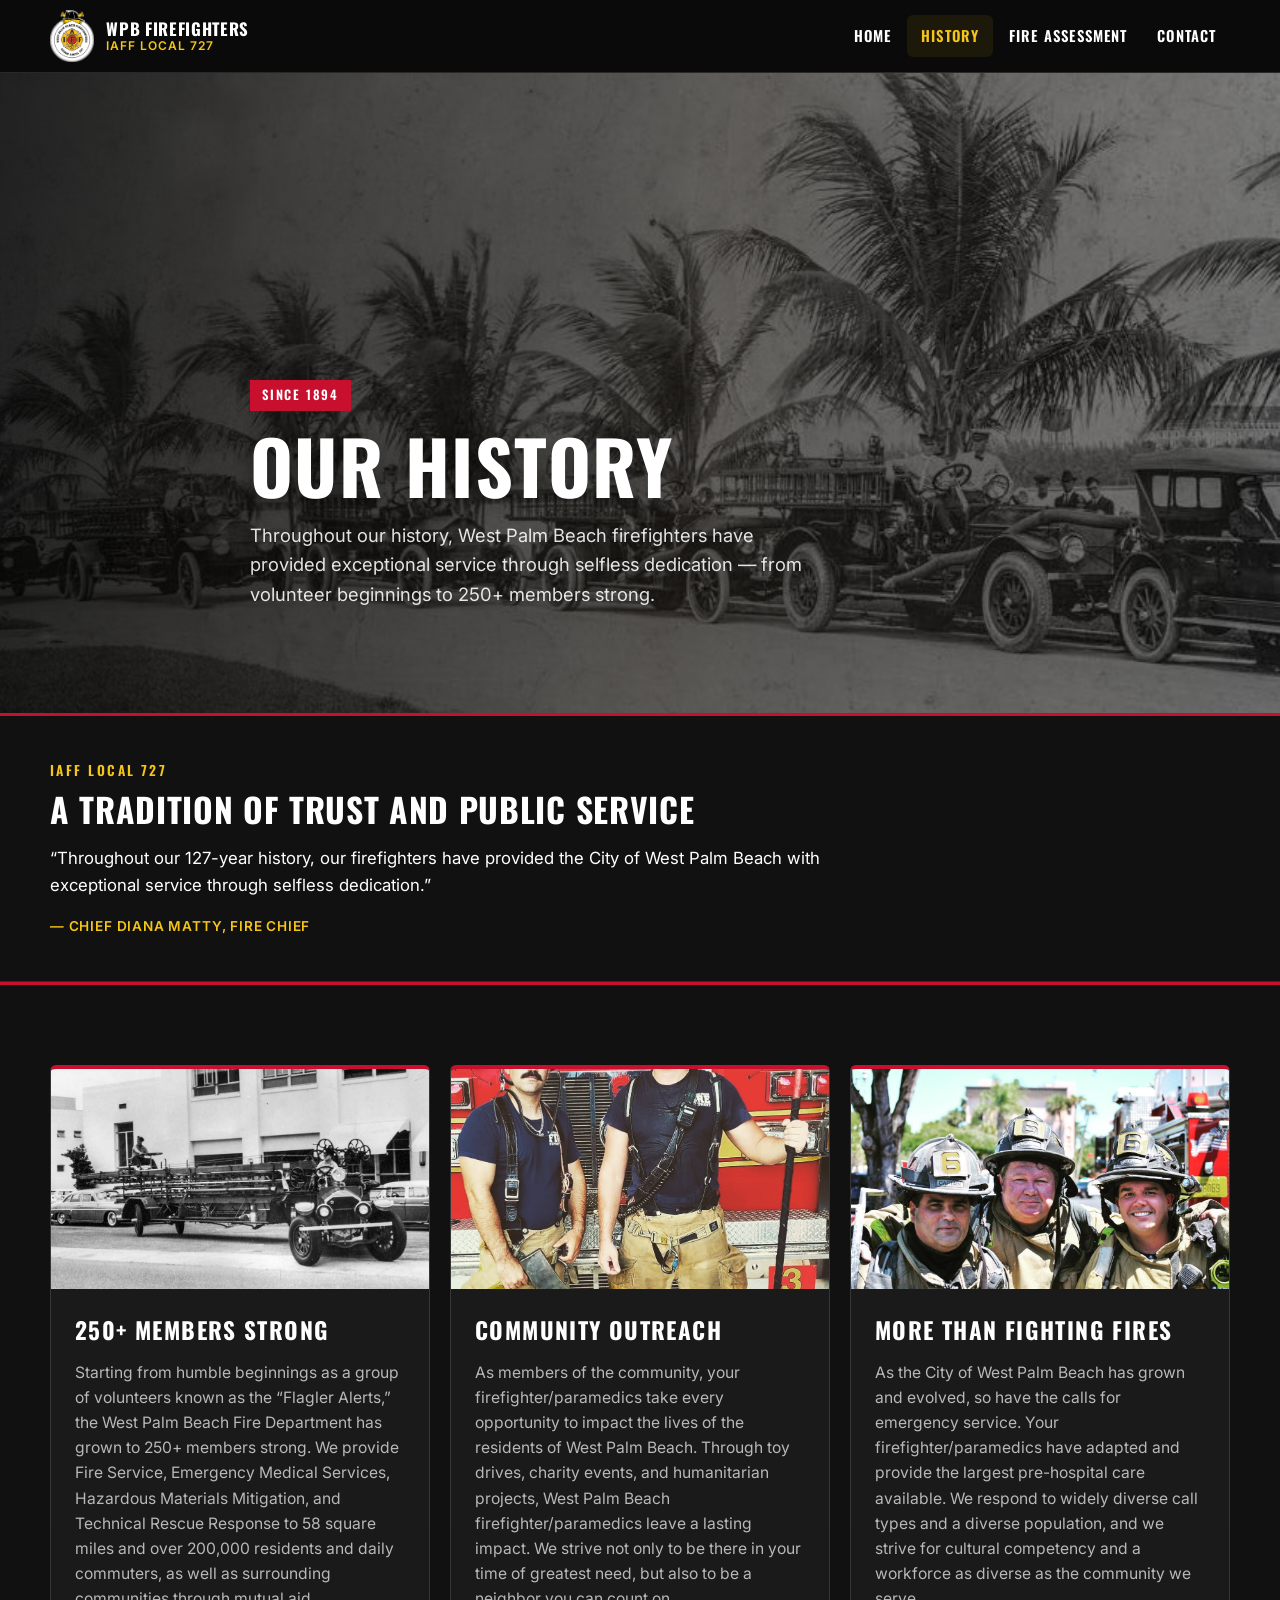
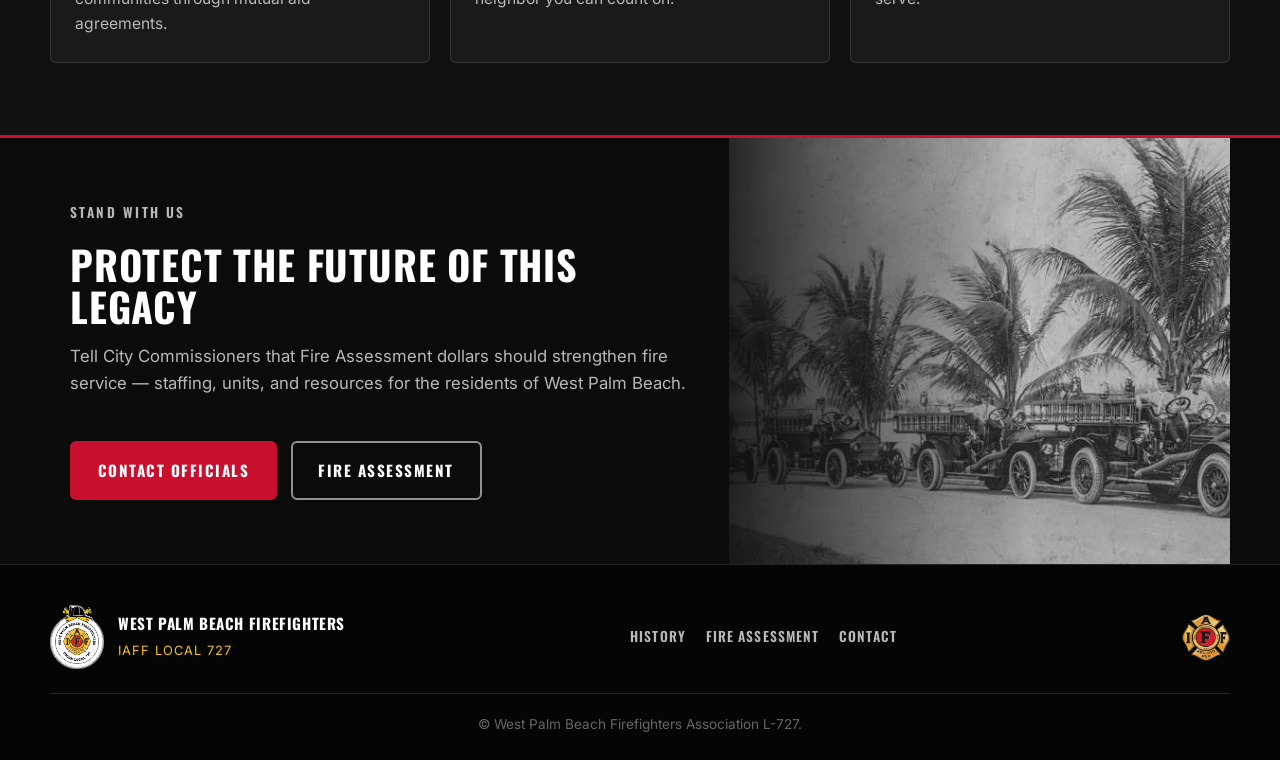
<file: history.html>
<!DOCTYPE html>
<html lang="en">
<head>
  <meta charset="utf-8" />
  <meta name="viewport" content="width=device-width, initial-scale=1" />
  <title>Our History | West Palm Beach Firefighters Local 727</title>
  <meta name="description" content="History of West Palm Beach Firefighters IAFF Local 727 — from the Flagler Alerts to 250+ members strong." />
  <link rel="preconnect" href="https://fonts.googleapis.com" />
  <link rel="preconnect" href="https://fonts.gstatic.com" crossorigin />
  <link href="https://fonts.googleapis.com/css2?family=Inter:wght@400;500;600;700&family=Oswald:wght@500;600;700&display=swap" rel="stylesheet" />
  <link rel="stylesheet" href="styles.css" />
</head>
<body>
  <header class="site-header">
    <div class="container header-inner">
      <a class="brand" href="index.html" aria-label="West Palm Beach Firefighters Local 727 home">
        <img
          class="brand-crest"
          src="assets/989ca4_a846d3e80aa44da285b6d05f4863a6a9~mv2.png"
          alt=""
          width="52"
          height="52"
        />
        <span class="brand-text">
          <span class="brand-name">WPB Firefighters</span>
          <span class="brand-sub">IAFF Local 727</span>
        </span>
      </a>

      <button class="nav-toggle" type="button" aria-expanded="false" aria-controls="site-nav" aria-label="Open menu">
        <span></span><span></span><span></span>
      </button>

      <nav id="site-nav" class="nav" aria-label="Primary">
        <a href="index.html">Home</a>
        <a href="history.html" aria-current="page">History</a>
        <a href="fire-assessment.html">Fire Assessment</a>
        <a href="index.html#contact">Contact</a>
      </nav>
    </div>
  </header>

  <main>
    <section class="faf-hero" aria-labelledby="history-heading">
      <div class="faf-hero-bg faf-hero-bg--heritage" aria-hidden="true">
        <img
          src="assets/user/a-vintage-engines.png"
          alt=""
          width="1600"
          height="840"
        />
      </div>
      <div class="faf-hero-overlay" aria-hidden="true"></div>
      <div class="container faf-hero-content">
        <p class="hero-eyebrow">Since 1894</p>
        <h1 id="history-heading">OUR HISTORY</h1>
        <p class="hero-sub">
          Throughout our history, West Palm Beach firefighters have provided exceptional service
          through selfless dedication — from volunteer beginnings to 250+ members strong.
        </p>
      </div>
    </section>

    <section class="faf-intro">
      <div class="container">
        <div class="faf-intro-card">
          <p class="eyebrow">IAFF Local 727</p>
          <h2>A tradition of trust and public service</h2>
          <p>
            “Throughout our 127-year history, our firefighters have provided the City of West Palm Beach
            with exceptional service through selfless dedication.”
          </p>
          <p style="margin-top:1rem;color:var(--gold);font-weight:600;letter-spacing:0.06em;text-transform:uppercase;font-size:0.85rem;">
            — Chief Diana Matty, Fire Chief
          </p>
        </div>
      </div>
    </section>

    <section class="pillars" aria-label="History highlights">
      <div class="container">
        <div class="pillar-grid">
          <article class="pillar-card">
            <div class="pillar-photo" aria-hidden="true">
              <img src="assets/user/d-tiller-truck.png" alt="" width="640" height="360" />
            </div>
            <div class="pillar-body">
              <h3>250+ Members Strong</h3>
              <p>
                Starting from humble beginnings as a group of volunteers known as the “Flagler Alerts,”
                the West Palm Beach Fire Department has grown to 250+ members strong. We provide Fire
                Service, Emergency Medical Services, Hazardous Materials Mitigation, and Technical Rescue
                Response to 58 square miles and over 200,000 residents and daily commuters, as well as
                surrounding communities through mutual aid agreements.
              </p>
            </div>
          </article>
          <article class="pillar-card">
            <div class="pillar-photo" aria-hidden="true">
              <img src="assets/989ca4_6806726997fa49ff8fedcb52cc319305~mv2.jpg" alt="" width="640" height="400" />
            </div>
            <div class="pillar-body">
              <h3>Community Outreach</h3>
              <p>
                As members of the community, your firefighter/paramedics take every opportunity to impact
                the lives of the residents of West Palm Beach. Through toy drives, charity events, and
                humanitarian projects, West Palm Beach firefighter/paramedics leave a lasting impact. We
                strive not only to be there in your time of greatest need, but also to be a neighbor you
                can count on.
              </p>
            </div>
          </article>
          <article class="pillar-card">
            <div class="pillar-photo" aria-hidden="true">
              <img src="assets/cd2a55_2cb7347dfb2341f6a9c1a46aba3b79a6~mv2.png" alt="" width="640" height="400" />
            </div>
            <div class="pillar-body">
              <h3>More Than Fighting Fires</h3>
              <p>
                As the City of West Palm Beach has grown and evolved, so have the calls for emergency
                service. Your firefighter/paramedics have adapted and provide the largest pre-hospital
                care available. We respond to widely diverse call types and a diverse population, and we
                strive for cultural competency and a workforce as diverse as the community we serve.
              </p>
            </div>
          </article>
        </div>
      </div>
    </section>

    <section class="faf-action" aria-labelledby="history-cta">
      <div class="container faf-action-grid">
        <div class="faf-action-copy">
          <p class="eyebrow">Stand With Us</p>
          <h2 id="history-cta">PROTECT THE FUTURE OF THIS LEGACY</h2>
          <p>
            Tell City Commissioners that Fire Assessment dollars should strengthen fire service —
            staffing, units, and resources for the residents of West Palm Beach.
          </p>
          <div class="hero-actions" style="margin-top: 1.5rem;">
            <a class="btn btn-primary" href="index.html#contact">Contact Officials</a>
            <a class="btn btn-ghost" href="fire-assessment.html">Fire Assessment</a>
          </div>
        </div>
        <div class="faf-action-photo" aria-hidden="true">
          <img src="assets/user/a-vintage-engines.png" alt="" width="800" height="1000" />
        </div>
      </div>
    </section>
  </main>

  <footer class="site-footer">
    <div class="container">
      <div class="footer-top">
        <div class="footer-brand">
          <img src="assets/989ca4_a846d3e80aa44da285b6d05f4863a6a9~mv2.png" alt="" width="64" height="64" />
          <div>
            <strong>West Palm Beach Firefighters</strong>
            <span>IAFF Local 727</span>
          </div>
        </div>
        <nav class="footer-links" aria-label="Footer">
          <a href="history.html">History</a>
          <a href="fire-assessment.html">Fire Assessment</a>
          <a href="index.html#contact">Contact</a>
        </nav>
        <img class="footer-iaff" src="assets/eafcb2_ba696e64cad64e05bb297ef9ab19199f~mv2.png" alt="IAFF" width="56" height="56" />
      </div>
      <div class="footer-bottom">
        © West Palm Beach Firefighters Association L-727.
      </div>
    </div>
  </footer>

  <script>
    (function () {
      var toggle = document.querySelector('.nav-toggle');
      var nav = document.getElementById('site-nav');
      if (!toggle || !nav) return;
      toggle.addEventListener('click', function () {
        var open = nav.classList.toggle('open');
        toggle.setAttribute('aria-expanded', open ? 'true' : 'false');
      });
    })();
  </script>
</body>
</html>
</file>
<file: styles.css>
/* Direction C — Bold Community
   West Palm Beach Firefighters Association L-727 — DRAFT PREVIEW */

:root {
  --black: #0B0B0B;
  --black-2: #111111;
  --black-3: #1A1A1A;
  --red: #C8102E;
  --red-dark: #8B0000;
  --gold: #F5C518;
  --gold-dim: #E6B422;
  --white: #FFFFFF;
  --muted: #B8B8B8;
  --border: rgba(255, 255, 255, 0.12);
  --font-display: "Oswald", "Arial Narrow", Impact, sans-serif;
  --font-body: "Inter", "Source Sans 3", system-ui, sans-serif;
  --header-h: 72px;
  --banner-h: 42px;
  --radius: 6px;
  --max: 1180px;
}

*, *::before, *::after { box-sizing: border-box; }

html { scroll-behavior: smooth; }

body {
  margin: 0;
  font-family: var(--font-body);
  font-size: 1.05rem;
  line-height: 1.6;
  color: var(--white);
  background: var(--black);
  -webkit-font-smoothing: antialiased;
}

img { max-width: 100%; height: auto; display: block; }
a { color: var(--gold); text-decoration: none; }
a:hover { color: var(--white); }
strong { font-weight: 700; }

.container {
  width: min(100% - 2.5rem, var(--max));
  margin-inline: auto;
}

/* ----- Top CTA banner ----- */
.draft-banner {
  position: sticky;
  top: 0;
  z-index: 1000;
  min-height: var(--banner-h);
  display: flex;
  align-items: center;
  justify-content: center;
  padding: 0.45rem 0.75rem;
  box-sizing: border-box;
  background: var(--gold);
  color: var(--black);
  font-family: var(--font-display);
  font-weight: 700;
  font-size: 0.8rem;
  letter-spacing: 0.08em;
  text-transform: uppercase;
  text-align: center;
  text-decoration: none;
  line-height: 1.25;
}
.draft-banner:hover,
.draft-banner:focus-visible {
  background: #e6b800;
  color: var(--black);
  text-decoration: none;
}

/* ----- Header ----- */
.site-header {
  position: sticky;
  top: 0;
  z-index: 900;
  background: rgba(11, 11, 11, 0.96);
  border-bottom: 1px solid var(--border);
  backdrop-filter: blur(8px);
}

.header-inner {
  display: flex;
  align-items: center;
  justify-content: space-between;
  min-height: var(--header-h);
  gap: 1.5rem;
}

.brand {
  display: flex;
  align-items: center;
  gap: 0.75rem;
  color: var(--white);
  text-decoration: none;
}

.brand:hover { color: var(--white); }

.brand-crest {
  width: auto;
  height: 52px;
  max-width: 56px;
  border-radius: 0;
  object-fit: contain;
  object-position: center;
  flex-shrink: 0;
  background: transparent;
}

.brand-text {
  display: flex;
  flex-direction: column;
  line-height: 1.15;
}

.brand-name {
  font-family: var(--font-display);
  font-weight: 700;
  font-size: 1.05rem;
  letter-spacing: 0.04em;
  text-transform: uppercase;
}

.brand-sub {
  font-size: 0.75rem;
  color: var(--gold);
  font-weight: 600;
  letter-spacing: 0.08em;
  text-transform: uppercase;
}

.nav {
  display: flex;
  align-items: center;
  gap: 0.15rem;
}

.nav a {
  color: var(--white);
  font-family: var(--font-display);
  font-weight: 600;
  font-size: 0.92rem;
  letter-spacing: 0.08em;
  text-transform: uppercase;
  padding: 0.55rem 0.85rem;
  border-radius: var(--radius);
  transition: background 0.15s, color 0.15s;
}

.nav a:hover,
.nav a[aria-current="page"] {
  color: var(--gold);
  background: rgba(245, 197, 24, 0.08);
}

.nav-toggle {
  display: none;
  flex-direction: column;
  justify-content: center;
  gap: 5px;
  width: 42px;
  height: 42px;
  padding: 0;
  border: 1px solid var(--border);
  border-radius: var(--radius);
  background: transparent;
  cursor: pointer;
}

.nav-toggle span {
  display: block;
  width: 18px;
  height: 2px;
  margin-inline: auto;
  background: var(--white);
}

/* ----- Buttons ----- */
.btn {
  display: inline-flex;
  align-items: center;
  justify-content: center;
  gap: 0.5rem;
  font-family: var(--font-display);
  font-weight: 700;
  font-size: 0.95rem;
  letter-spacing: 0.1em;
  text-transform: uppercase;
  padding: 0.95rem 1.6rem;
  border-radius: var(--radius);
  border: 2px solid transparent;
  cursor: pointer;
  text-decoration: none;
  transition: background 0.15s, color 0.15s, border-color 0.15s, transform 0.1s;
}

.btn:active { transform: translateY(1px); }

.btn-primary {
  background: var(--red);
  color: var(--white);
  border-color: var(--red);
}

.btn-primary:hover {
  background: var(--red-dark);
  border-color: var(--red-dark);
  color: var(--white);
}

.btn-ghost {
  background: transparent;
  color: var(--white);
  border-color: rgba(255, 255, 255, 0.55);
}

.btn-ghost:hover {
  border-color: var(--gold);
  color: var(--gold);
}

/* ----- Eyebrow / section heads ----- */
.eyebrow {
  margin: 0 0 0.6rem;
  font-family: var(--font-display);
  font-weight: 600;
  font-size: 0.85rem;
  letter-spacing: 0.18em;
  text-transform: uppercase;
  color: var(--gold);
}

.section-head {
  max-width: 720px;
  margin-bottom: 2.5rem;
}

.section-head--center {
  text-align: center;
  margin-inline: auto;
}

.section-head h2,
.community-copy h2,
.contact-copy h2,
.hero h1 {
  font-family: var(--font-display);
  font-weight: 700;
  letter-spacing: 0.02em;
  text-transform: uppercase;
  line-height: 1.05;
  margin: 0 0 1rem;
}

.lead {
  color: var(--muted);
  font-size: 1.1rem;
  margin: 0;
}

/* ----- Hero ----- */
.hero {
  position: relative;
  min-height: min(88vh, 820px);
  display: flex;
  align-items: center;
  padding: 5.5rem 0;
  overflow: hidden;
}

.hero-bg {
  position: absolute;
  inset: 0;
  z-index: 0;
}

.hero-bg img {
  width: 100%;
  height: 100%;
  object-fit: cover;
  object-position: center bottom;
}

.hero-overlay {
  position: absolute;
  inset: 0;
  z-index: 1;
  background:
    linear-gradient(105deg, rgba(11, 11, 11, 0.88) 0%, rgba(11, 11, 11, 0.62) 48%, rgba(11, 11, 11, 0.28) 72%, rgba(200, 16, 46, 0.22) 100%),
    linear-gradient(to top, rgba(11, 11, 11, 0.55) 0%, transparent 55%),
    linear-gradient(to bottom, rgba(11, 11, 11, 0.35) 0%, transparent 30%);
}

.hero-content {
  position: relative;
  z-index: 2;
  max-width: 820px;
}

.hero-eyebrow {
  margin: 0 0 1rem;
  display: inline-block;
  padding: 0.35rem 0.75rem;
  background: var(--red);
  color: var(--white);
  font-family: var(--font-display);
  font-weight: 600;
  font-size: 0.8rem;
  letter-spacing: 0.14em;
  text-transform: uppercase;
}

.hero h1 {
  font-size: clamp(2.4rem, 6.2vw, 4.4rem);
  margin-bottom: 1.15rem;
  text-shadow: 0 2px 24px rgba(0, 0, 0, 0.55);
}

.hero-sub {
  font-size: 1.15rem;
  color: rgba(255, 255, 255, 0.88);
  max-width: 560px;
  margin: 0 0 2rem;
}

.hero-actions {
  display: flex;
  flex-wrap: wrap;
  gap: 0.85rem;
}

/* ----- Pillars ----- */
.pillars {
  background: var(--black-2);
  padding: 5rem 0 4.5rem;
  border-top: 3px solid var(--red);
}

.pillars h2 {
  font-size: clamp(1.8rem, 3.5vw, 2.6rem);
}

.pillar-grid {
  display: grid;
  grid-template-columns: repeat(3, 1fr);
  gap: 1.25rem;
}

.pillar-card {
  position: relative;
  display: flex;
  flex-direction: column;
  background: var(--black-3);
  border: 1px solid var(--border);
  border-top: 4px solid var(--red);
  border-radius: var(--radius);
  padding: 0;
  overflow: hidden;
}

.pillar-photo {
  margin: 0;
  height: 220px;
  overflow: hidden;
  flex-shrink: 0;
}

.pillar-photo img {
  width: 100%;
  height: 100%;
  object-fit: cover;
  object-position: center center;
  display: block;
}

.pillar-body {
  padding: 1.35rem 1.5rem 1.6rem;
}

.pillar-icon {
  width: 36px;
  height: 36px;
  color: var(--gold);
  margin-bottom: 0.7rem;
  display: flex;
  align-items: center;
  justify-content: flex-start;
}

.pillar-icon svg {
  width: 36px;
  height: 36px;
  display: block;
  overflow: visible;
}

.pillar-card h3 {
  font-family: var(--font-display);
  font-weight: 700;
  font-size: 1.45rem;
  letter-spacing: 0.06em;
  text-transform: uppercase;
  margin: 0 0 0.75rem;
  color: var(--white);
}

.pillar-card p {
  margin: 0;
  color: var(--muted);
  font-size: 0.98rem;
}

/* ----- Photo band ----- */
.photo-band {
  position: relative;
  height: clamp(220px, 32vw, 380px);
  overflow: hidden;
}

.photo-band img {
  width: 100%;
  height: 100%;
  object-fit: cover;
  object-position: center 40%;
}

.photo-band::after {
  content: "";
  position: absolute;
  inset: 0;
  background: linear-gradient(to right, rgba(11, 11, 11, 0.65), rgba(200, 16, 46, 0.35));
}

.photo-band-caption {
  position: absolute;
  inset: 0;
  z-index: 1;
  display: flex;
  align-items: center;
  justify-content: center;
}

.photo-band-caption span {
  font-family: var(--font-display);
  font-weight: 700;
  font-size: clamp(1.4rem, 4vw, 2.6rem);
  letter-spacing: 0.2em;
  color: var(--white);
  text-shadow: 0 2px 16px rgba(0, 0, 0, 0.6);
  border: 2px solid var(--gold);
  padding: 0.65rem 1.4rem;
  background: rgba(11, 11, 11, 0.45);
}

/* ----- Impact ----- */
.impact {
  background: var(--black);
  padding: 5rem 0 4.5rem;
}

.impact h2 {
  font-size: clamp(1.8rem, 3.5vw, 2.6rem);
}

.impact-total {
  display: flex;
  align-items: center;
  gap: 1.5rem;
  flex-wrap: wrap;
  justify-content: center;
  margin: 0 auto 2.75rem;
  padding: 1.75rem 2rem;
  max-width: 720px;
  background: linear-gradient(135deg, var(--red-dark), var(--red));
  border-radius: var(--radius);
  border: 1px solid rgba(245, 197, 24, 0.35);
  text-align: center;
}

.impact-total-figure {
  font-family: var(--font-display);
  font-weight: 700;
  font-size: clamp(3rem, 7vw, 4.5rem);
  letter-spacing: 0.02em;
  line-height: 1;
  color: var(--gold);
}

.impact-total-caption {
  max-width: 280px;
  font-size: 0.95rem;
  color: rgba(255, 255, 255, 0.92);
  text-align: left;
}

.stats-grid {
  display: grid;
  grid-template-columns: repeat(4, 1fr);
  gap: 1rem;
}

.stat-card {
  background: var(--black-2);
  border: 1px solid var(--border);
  border-radius: var(--radius);
  padding: 1.5rem 1.25rem;
  border-bottom: 3px solid var(--gold);
}

.stat-card--alert {
  border-bottom-color: var(--red);
  background: linear-gradient(180deg, rgba(200, 16, 46, 0.18), var(--black-2) 45%);
}

.stat-amount {
  font-family: var(--font-display);
  font-weight: 700;
  font-size: 2.4rem;
  line-height: 1;
  color: var(--gold);
  margin-bottom: 0.4rem;
}

.stat-card--alert .stat-amount { color: var(--white); }

.stat-card h3 {
  font-family: var(--font-display);
  font-weight: 600;
  font-size: 0.95rem;
  letter-spacing: 0.1em;
  text-transform: uppercase;
  margin: 0 0 0.75rem;
  color: var(--white);
}

.stat-card p {
  margin: 0;
  font-size: 0.9rem;
  color: var(--muted);
  line-height: 1.55;
}

/* ----- Community split ----- */
.community {
  background: var(--black-2);
  border-top: 1px solid var(--border);
}

.community-split {
  display: grid;
  grid-template-columns: 1.05fr 1fr;
  min-height: 520px;
}

.community-photo {
  position: relative;
  min-height: 360px;
  overflow: hidden;
}

.community-photo img {
  width: 100%;
  height: 100%;
  object-fit: cover;
  object-position: center 20%;
}

.community-photo::after {
  content: "";
  position: absolute;
  inset: 0;
  background: linear-gradient(to right, transparent 60%, rgba(17, 17, 17, 0.85));
}

.community-copy {
  padding: 3.5rem 3rem 3.5rem 2.5rem;
  display: flex;
  flex-direction: column;
  justify-content: center;
}

.community-copy h2 {
  font-size: clamp(1.7rem, 3vw, 2.35rem);
}

.community-copy p {
  color: var(--muted);
  margin: 0 0 1rem;
}

.community-copy .btn {
  align-self: flex-start;
  margin-top: 0.75rem;
}

/* ----- Contact ----- */
.contact {
  background: var(--black);
  padding: 5rem 0;
  border-top: 3px solid var(--red);
}

.contact-grid {
  display: grid;
  grid-template-columns: 1fr 1.1fr;
  gap: 3rem;
  align-items: start;
}

.contact-copy h2 {
  font-size: clamp(1.8rem, 3.2vw, 2.5rem);
}

.contact-copy > p {
  color: var(--muted);
  margin: 0 0 1.25rem;
}

.contact-callout {
  padding: 1.15rem 1.25rem;
  background: rgba(200, 16, 46, 0.15);
  border-left: 4px solid var(--red);
  color: var(--white);
  font-weight: 500;
}

.contact-form {
  background: var(--black-2);
  border: 1px solid var(--border);
  border-radius: var(--radius);
  padding: 1.75rem;
}

.field {
  margin-bottom: 1.1rem;
}

.field label {
  display: block;
  font-family: var(--font-display);
  font-weight: 600;
  font-size: 0.82rem;
  letter-spacing: 0.1em;
  text-transform: uppercase;
  margin-bottom: 0.4rem;
  color: var(--gold);
}

.field input,
.field select,
.field textarea {
  width: 100%;
  padding: 0.85rem 1rem;
  font: inherit;
  font-size: 1rem;
  color: var(--white);
  background: var(--black);
  border: 1px solid var(--border);
  border-radius: var(--radius);
  outline: none;
  transition: border-color 0.15s;
}

.field input::placeholder,
.field textarea::placeholder {
  color: #666;
}

.field input:focus,
.field select:focus,
.field textarea:focus {
  border-color: var(--red);
}

.field select {
  appearance: none;
  background-image: url("data:image/svg+xml,%3Csvg xmlns='http://www.w3.org/2000/svg' width='12' height='8' viewBox='0 0 12 8'%3E%3Cpath fill='%23F5C518' d='M6 8L0 0h12z'/%3E%3C/svg%3E");
  background-repeat: no-repeat;
  background-position: right 1rem center;
  padding-right: 2.5rem;
}

.field select option {
  background: var(--black);
  color: var(--white);
}

.field textarea {
  min-height: 130px;
  resize: vertical;
}

.form-row {
  display: grid;
  grid-template-columns: 1fr 1fr;
  gap: 1rem;
}

.form-actions { margin-top: 0.5rem; }

.form-actions .btn {
  width: 100%;
}

.privacy-note {
  margin: 1rem 0 0;
  font-size: 0.82rem;
  color: #777;
}

.form-thanks {
  margin-top: 1rem;
  color: var(--gold);
  font-weight: 700;
}

/* ----- Footer ----- */
.site-footer {
  background: #050505;
  border-top: 1px solid var(--border);
  padding: 2.5rem 0 1.5rem;
}

.footer-top {
  display: flex;
  align-items: center;
  justify-content: space-between;
  gap: 1.5rem;
  flex-wrap: wrap;
  padding-bottom: 1.5rem;
  border-bottom: 1px solid var(--border);
}

.footer-brand {
  display: flex;
  align-items: center;
  gap: 0.85rem;
}

.footer-brand img {
  width: auto;
  height: 64px;
  max-width: 72px;
  border-radius: 0;
  object-fit: contain;
  object-position: center;
  background: transparent;
}

.footer-brand strong {
  display: block;
  font-family: var(--font-display);
  font-weight: 700;
  letter-spacing: 0.04em;
  text-transform: uppercase;
  font-size: 0.95rem;
}

.footer-brand span {
  color: var(--gold);
  font-size: 0.8rem;
  letter-spacing: 0.08em;
  text-transform: uppercase;
}

.footer-links {
  display: flex;
  flex-wrap: wrap;
  gap: 0.35rem 1.25rem;
}

.footer-links a {
  font-family: var(--font-display);
  font-weight: 600;
  font-size: 0.85rem;
  letter-spacing: 0.08em;
  text-transform: uppercase;
  color: var(--muted);
}

.footer-links a:hover { color: var(--gold); }

.footer-iaff {
  width: 48px;
  height: 48px;
  opacity: 0.9;
}

.footer-bottom {
  padding-top: 1.25rem;
  font-size: 0.85rem;
  color: #666;
  text-align: center;
}

/* ----- Responsive ----- */
@media (max-width: 980px) {
  .pillar-grid { grid-template-columns: 1fr; }
  .stats-grid { grid-template-columns: 1fr 1fr; }
  .community-split { grid-template-columns: 1fr; }
  .community-photo { min-height: 280px; }
  .community-photo::after {
    background: linear-gradient(to bottom, transparent 50%, rgba(17, 17, 17, 0.95));
  }
  .community-copy { padding: 2.5rem 1.5rem 3rem; }
  .contact-grid { grid-template-columns: 1fr; gap: 2rem; }
  .impact-total-caption { text-align: center; max-width: none; }
}

@media (max-width: 720px) {
  .nav-toggle { display: flex; }

  .nav {
    display: none;
    position: absolute;
    top: 100%;
    left: 0;
    right: 0;
    flex-direction: column;
    align-items: stretch;
    background: var(--black);
    border-bottom: 1px solid var(--border);
    padding: 0.75rem;
  }

  .nav.open { display: flex; }

  .nav a {
    padding: 0.85rem 1rem;
    border-bottom: 1px solid var(--border);
  }

  .brand-text .brand-name { font-size: 0.9rem; }
  .stats-grid { grid-template-columns: 1fr; }
  .form-row { grid-template-columns: 1fr; }
  .hero { min-height: 70vh; padding: 4rem 0; align-items: center; }
  .photo-band-caption span { letter-spacing: 0.1em; font-size: 1.15rem; padding: 0.5rem 0.85rem; }
  .footer-top { justify-content: center; text-align: center; }
  .footer-brand { flex-direction: column; }
  .footer-links { justify-content: center; }
}

@media (max-width: 480px) {
  .container { width: min(100% - 1.5rem, var(--max)); }
  .draft-banner { font-size: 0.68rem; letter-spacing: 0.06em; padding: 0 0.5rem; }
}

/* =========================================================
   Fire Assessment Fee splash — FAF-specific (extends Bold Community)
   ========================================================= */

.faf-hero {
  position: relative;
  min-height: min(72vh, 640px);
  display: flex;
  align-items: flex-end;
  padding: 4rem 0 4.5rem;
  overflow: hidden;
}

.faf-hero-bg {
  position: absolute;
  inset: 0;
  z-index: 0;
}

.faf-hero-bg img {
  width: 100%;
  height: 100%;
  object-fit: cover;
  object-position: center 35%;
}

.faf-hero-overlay {
  position: absolute;
  inset: 0;
  z-index: 1;
  background:
    linear-gradient(110deg, rgba(11, 11, 11, 0.94) 0%, rgba(11, 11, 11, 0.78) 48%, rgba(200, 16, 46, 0.35) 100%),
    linear-gradient(to top, rgba(11, 11, 11, 0.96) 0%, transparent 50%);
}

.faf-hero-content {
  position: relative;
  z-index: 2;
  max-width: 780px;
}

.faf-hero h1 {
  font-family: var(--font-display);
  font-weight: 700;
  font-size: clamp(2.6rem, 7vw, 4.6rem);
  letter-spacing: 0.02em;
  text-transform: uppercase;
  line-height: 1.02;
  margin: 0 0 1.15rem;
  text-shadow: 0 2px 24px rgba(0, 0, 0, 0.55);
}

.faf-intro {
  background: var(--black-2);
  padding: 2.75rem 0;
  border-top: 3px solid var(--red);
  border-bottom: 1px solid var(--border);
}

.faf-intro-card {
  max-width: 820px;
}

.faf-intro-card h2 {
  font-family: var(--font-display);
  font-weight: 700;
  font-size: clamp(1.5rem, 3vw, 2.1rem);
  letter-spacing: 0.02em;
  text-transform: uppercase;
  line-height: 1.1;
  margin: 0 0 1rem;
}

.faf-intro-card p:last-child {
  margin: 0;
  color: var(--muted);
  font-size: 1.05rem;
}

/* ----- Timeline ----- */
.faf-timeline {
  background: var(--black);
  padding: 5rem 0 4.5rem;
}

.faf-timeline h2 {
  font-size: clamp(1.8rem, 3.5vw, 2.6rem);
}

.timeline {
  list-style: none;
  margin: 0;
  padding: 0 0 0 0.25rem;
  position: relative;
  max-width: 860px;
}

.timeline::before {
  content: "";
  position: absolute;
  left: 7px;
  top: 0.35rem;
  bottom: 0.35rem;
  width: 3px;
  background: linear-gradient(to bottom, var(--red), var(--gold), var(--red));
  border-radius: 2px;
  opacity: 0.85;
}

.timeline-item {
  position: relative;
  padding: 0 0 2.5rem 2.75rem;
}

.timeline-item:last-child {
  padding-bottom: 0;
}

.timeline-marker {
  position: absolute;
  left: 0;
  top: 0.35rem;
  width: 17px;
  height: 17px;
  border-radius: 50%;
  background: var(--black);
  border: 3px solid var(--gold);
  box-shadow: 0 0 0 4px rgba(245, 197, 24, 0.15);
  z-index: 1;
}

.timeline-item--accent .timeline-marker {
  border-color: var(--red);
  box-shadow: 0 0 0 4px rgba(200, 16, 46, 0.25);
  background: var(--red);
}

.timeline-year {
  font-family: var(--font-display);
  font-weight: 700;
  font-size: 1.15rem;
  letter-spacing: 0.1em;
  text-transform: uppercase;
  color: var(--gold);
  margin-bottom: 0.45rem;
}

.timeline-year span {
  display: inline-block;
  margin-left: 0.35rem;
  padding: 0.15rem 0.5rem;
  font-size: 0.75rem;
  letter-spacing: 0.08em;
  color: var(--white);
  background: rgba(200, 16, 46, 0.85);
  border-radius: 3px;
  vertical-align: middle;
}

.timeline-body {
  background: var(--black-2);
  border: 1px solid var(--border);
  border-left: 4px solid var(--gold);
  border-radius: var(--radius);
  padding: 1.35rem 1.4rem 1.25rem;
}

.timeline-item--accent .timeline-body {
  border-left-color: var(--red);
  background: linear-gradient(180deg, rgba(200, 16, 46, 0.12), var(--black-2) 40%);
}

.timeline-body h3 {
  font-family: var(--font-display);
  font-weight: 700;
  font-size: 1.25rem;
  letter-spacing: 0.04em;
  text-transform: uppercase;
  margin: 0 0 0.75rem;
  color: var(--white);
  line-height: 1.2;
}

.timeline-body p {
  margin: 0 0 0.85rem;
  color: var(--muted);
  font-size: 0.98rem;
}

.timeline-body p:last-child {
  margin-bottom: 0;
}

.timeline-source {
  font-size: 0.85rem !important;
  color: #888 !important;
  margin-top: 0.85rem !important;
  padding-top: 0.75rem;
  border-top: 1px solid var(--border);
}

.timeline-source a {
  color: var(--gold);
  text-decoration: underline;
  text-underline-offset: 2px;
}

.timeline-source a:hover {
  color: var(--white);
}

.timeline-note {
  font-size: 0.9rem !important;
  font-style: italic;
  color: var(--gold) !important;
}

.faf-quote {
  margin: 1rem 0;
  padding: 1.1rem 1.2rem;
  background: rgba(11, 11, 11, 0.65);
  border-left: 3px solid var(--red);
  color: rgba(255, 255, 255, 0.92);
  font-size: 0.98rem;
  line-height: 1.55;
}

.faf-quote cite {
  display: block;
  margin-top: 0.85rem;
  font-style: normal;
  font-family: var(--font-display);
  font-size: 0.82rem;
  letter-spacing: 0.08em;
  text-transform: uppercase;
  color: var(--gold);
}

/* ----- Commitments checklist ----- */
.faf-commitments {
  background: var(--black-2);
  padding: 5rem 0 4.5rem;
  border-top: 1px solid var(--border);
}

.faf-commitments h2 {
  font-size: clamp(1.8rem, 3.5vw, 2.6rem);
}

.commit-grid {
  display: grid;
  grid-template-columns: repeat(4, 1fr);
  gap: 1rem;
}

.commit-card {
  background: var(--black);
  border: 1px solid var(--border);
  border-radius: var(--radius);
  padding: 1.4rem 1.25rem 1.35rem;
  display: flex;
  flex-direction: column;
  gap: 0.65rem;
}

.commit-status {
  align-self: flex-start;
  font-family: var(--font-display);
  font-weight: 700;
  font-size: 0.75rem;
  letter-spacing: 0.12em;
  text-transform: uppercase;
  padding: 0.35rem 0.65rem;
  border-radius: 3px;
}

.commit-status--kept {
  background: rgba(245, 197, 24, 0.2);
  color: var(--gold);
  border: 1px solid rgba(245, 197, 24, 0.45);
}

.commit-status--partial {
  background: rgba(245, 197, 24, 0.15);
  color: var(--gold);
  border: 1px solid rgba(245, 197, 24, 0.4);
}

.commit-status--not {
  background: rgba(200, 16, 46, 0.25);
  color: #ff6b7a;
  border: 1px solid rgba(200, 16, 46, 0.55);
}

.commit-card h3 {
  font-family: var(--font-display);
  font-weight: 700;
  font-size: 1.05rem;
  letter-spacing: 0.05em;
  text-transform: uppercase;
  margin: 0;
  line-height: 1.25;
}

.commit-card p {
  margin: 0;
  color: var(--muted);
  font-size: 0.92rem;
  line-height: 1.5;
}

/* ----- Action band ----- */
.faf-action {
  background: var(--black);
  padding: 0;
  border-top: 3px solid var(--red);
}

.faf-action-grid {
  display: grid;
  grid-template-columns: 1.15fr 0.85fr;
  gap: 0;
  align-items: stretch;
  width: min(100%, var(--max));
  margin-inline: auto;
  padding-inline: 0;
}

.faf-action-copy {
  padding: 4rem 2.5rem 4rem 1.25rem;
  display: flex;
  flex-direction: column;
  justify-content: center;
}

.faf-action-copy h2 {
  font-family: var(--font-display);
  font-weight: 700;
  font-size: clamp(1.8rem, 3.2vw, 2.5rem);
  letter-spacing: 0.02em;
  text-transform: uppercase;
  line-height: 1.05;
  margin: 0 0 1rem;
}

.faf-action-copy > p {
  color: var(--muted);
  margin: 0 0 1.25rem;
}

.faf-action-photo {
  position: relative;
  min-height: 320px;
  overflow: hidden;
}

.faf-action-photo img {
  width: 100%;
  height: 100%;
  object-fit: cover;
  object-position: center 40%;
}

.faf-action-photo::after {
  content: "";
  position: absolute;
  inset: 0;
  background: linear-gradient(to left, transparent 40%, rgba(11, 11, 11, 0.85));
}

/* ----- Sources ----- */
.faf-sources {
  background: var(--black-2);
  padding: 4.5rem 0;
  border-top: 1px solid var(--border);
}

.faf-sources h2 {
  font-size: clamp(1.6rem, 3vw, 2.2rem);
}

.sources-list {
  list-style: none;
  margin: 0 auto;
  padding: 0;
  max-width: 780px;
  display: grid;
  gap: 0.65rem;
}

.sources-list li a {
  display: block;
  padding: 1rem 1.25rem;
  background: var(--black);
  border: 1px solid var(--border);
  border-radius: var(--radius);
  border-left: 4px solid var(--gold);
  color: var(--white);
  font-weight: 500;
  font-size: 0.98rem;
  transition: border-color 0.15s, background 0.15s, color 0.15s;
}

.sources-list li a:hover {
  border-left-color: var(--red);
  background: rgba(200, 16, 46, 0.12);
  color: var(--gold);
}

@media (max-width: 980px) {
  .commit-grid { grid-template-columns: 1fr 1fr; }
  .faf-action-grid { grid-template-columns: 1fr; }
  .faf-action-copy { padding: 3rem 1.5rem; }
  .faf-action-photo {
    min-height: 240px;
    order: -1;
  }
  .faf-action-photo::after {
    background: linear-gradient(to bottom, transparent 40%, rgba(11, 11, 11, 0.95));
  }
}

@media (max-width: 720px) {
  .commit-grid { grid-template-columns: 1fr; }
  .timeline { padding-left: 0; }
  .timeline::before { left: 6px; }
  .timeline-item { padding-left: 2.4rem; padding-bottom: 2rem; }
  .faf-hero { min-height: 60vh; padding: 3rem 0 3.25rem; }
}


/* Fire Assessment hero — ops action crop (distinct from homepage Station 6) */
.faf-hero-bg--ops img {
  object-fit: cover;
  object-position: center 40%;
  filter: contrast(1.05) saturate(1.05);
}
.faf-hero:has(.faf-hero-bg--ops) .faf-hero-overlay {
  background:
    linear-gradient(105deg, rgba(0, 0, 0, 0.88) 0%, rgba(0, 0, 0, 0.55) 48%, rgba(139, 0, 0, 0.45) 100%),
    linear-gradient(to top, rgba(0, 0, 0, 0.65), transparent 55%);
}

/* History heritage hero */
.faf-hero-bg--heritage img {
  object-fit: cover;
  object-position: center 55%;
  filter: grayscale(0.15) contrast(1.08);
}
.faf-hero:has(.faf-hero-bg--heritage) .faf-hero-overlay {
  background:
    linear-gradient(100deg, rgba(0, 0, 0, 0.82) 0%, rgba(20, 16, 10, 0.55) 55%, rgba(0, 0, 0, 0.35) 100%);
}

/* Special Ops pillar — square rope shot */
.pillar-card img[src*="c-tech-rescue-rope"] {
  object-position: center 30%;
}

/* ----- Executive Board ----- */
.eboard-hero {
  background: var(--black);
  color: var(--white);
  padding: 3.5rem 0 2.5rem;
}
.eboard-hero .eyebrow { color: var(--gold); }
.eboard-hero h1 {
  font-family: var(--font-display);
  font-size: clamp(2.2rem, 5vw, 3.4rem);
  letter-spacing: 0.04em;
  margin: 0.35rem 0 0.75rem;
}
.eboard-hero .lead {
  max-width: 36rem;
  color: rgba(255,255,255,0.82);
  margin: 0;
}

.eboard-grid-section { padding: 2.75rem 0 4rem; background: #111; }
.eboard-grid {
  display: grid;
  grid-template-columns: repeat(3, 1fr);
  gap: 1.25rem;
}
@media (max-width: 980px) {
  .eboard-grid { grid-template-columns: repeat(2, 1fr); }
}
@media (max-width: 560px) {
  .eboard-grid { grid-template-columns: 1fr; }
}

.eboard-card {
  display: flex;
  flex-direction: column;
  background: #1a1a1a;
  border: 1px solid rgba(255,255,255,0.08);
  border-radius: var(--radius);
  overflow: hidden;
  text-decoration: none;
  color: inherit;
  transition: transform 0.15s, border-color 0.15s;
}
.eboard-card:hover {
  transform: translateY(-2px);
  border-color: var(--gold);
}
.eboard-card-photo {
  aspect-ratio: 1;
  overflow: hidden;
  background: #000;
}
.eboard-card-photo img {
  width: 100%;
  height: 100%;
  object-fit: cover;
  object-position: center top;
  display: block;
}
.eboard-card-body { padding: 1.1rem 1.2rem 1.35rem; }
.eboard-role {
  margin: 0;
  font-family: var(--font-display);
  font-size: 0.75rem;
  letter-spacing: 0.12em;
  text-transform: uppercase;
  color: var(--gold);
}
.eboard-card-body h2 {
  margin: 0.35rem 0 0.65rem;
  font-family: var(--font-display);
  font-size: 1.35rem;
  color: var(--white);
}
.eboard-card-link {
  font-size: 0.85rem;
  color: rgba(255,255,255,0.65);
}

/* Live Wix-style contact card */
.contact-card-page {
  padding: 2.25rem 0 4rem;
  background: transparent;
  min-height: 70vh;
}
.contact-card-wrap {
  max-width: 640px;
}
.contact-card-crumb {
  text-align: center;
  margin-bottom: 1.25rem;
}
.contact-card-crumb a {
  color: var(--black);
  text-decoration: none;
  font-weight: 600;
}
.contact-card-crumb a:hover { color: var(--red); }

.wix-contact-card {
  background: var(--red);
  color: var(--white);
  border-radius: 18px;
  padding: 1.75rem 1.5rem 1.35rem;
  box-shadow: 0 18px 40px rgba(0,0,0,0.22);
  position: relative;
  overflow: hidden;
}
.wix-contact-card::before,
.wix-contact-card::after {
  content: "";
  position: absolute;
  top: 0;
  width: 0;
  height: 0;
  border-style: solid;
}
.wix-contact-card::before {
  left: 0;
  border-width: 28px 28px 0 0;
  border-color: rgba(255,255,255,0.22) transparent transparent transparent;
}
.wix-contact-card::after {
  right: 0;
  border-width: 28px 0 0 28px;
  border-color: rgba(255,255,255,0.22) transparent transparent transparent;
}

.wix-contact-card-inner {
  display: grid;
  grid-template-columns: 175px 1fr;
  gap: 1.25rem;
  align-items: center;
}
@media (max-width: 520px) {
  .wix-contact-card-inner {
    grid-template-columns: 1fr;
    justify-items: center;
    text-align: center;
  }
}

.wix-contact-photo {
  width: 175px;
  height: 175px;
  border-radius: 50%;
  overflow: hidden;
  border: 4px solid rgba(255,255,255,0.85);
  background: #111;
  flex-shrink: 0;
}
.wix-contact-photo img {
  width: 100%;
  height: 100%;
  object-fit: cover;
  object-position: center top;
  display: block;
}

.wix-contact-first {
  margin: 0;
  font-family: var(--font-display);
  font-weight: 700;
  font-size: clamp(2rem, 5vw, 2.6rem);
  letter-spacing: 0.04em;
  line-height: 1;
}
.wix-contact-last {
  margin: 0.15rem 0 0.55rem;
  font-family: var(--font-display);
  font-weight: 600;
  font-size: clamp(1.35rem, 3.5vw, 1.75rem);
  letter-spacing: 0.06em;
  line-height: 1.1;
  opacity: 0.95;
}
.wix-contact-role {
  margin: 0;
  font-family: var(--font-display);
  font-weight: 700;
  font-size: 1.05rem;
  letter-spacing: 0.04em;
  color: var(--gold);
}

.wix-contact-actions {
  display: flex;
  justify-content: center;
  gap: 2rem;
  margin: 1.5rem 0 1.1rem;
}
.wix-action {
  display: inline-flex;
  align-items: center;
  gap: 0.45rem;
  color: var(--white);
  text-decoration: none;
  font-weight: 700;
  font-size: 1rem;
}
.wix-action:hover { color: var(--gold); }
.wix-action-icon {
  font-size: 1.15rem;
  line-height: 1;
}

.wix-download {
  display: block;
  width: 100%;
  box-sizing: border-box;
  text-align: center;
  background: #111;
  color: var(--white);
  text-decoration: none;
  font-family: var(--font-display);
  font-weight: 700;
  letter-spacing: 0.12em;
  text-transform: uppercase;
  padding: 0.95rem 1rem;
  border-radius: 6px;
}
.wix-download:hover {
  background: #000;
  color: var(--gold);
}

.eboard-siblings { margin-top: 2.25rem; }
.eboard-siblings .eyebrow { color: #333; }
.eboard-siblings-links {
  display: flex;
  flex-wrap: wrap;
  gap: 0.5rem 0.65rem;
  margin-top: 0.65rem;
}
.eboard-siblings-links a {
  color: #222;
  text-decoration: none;
  border: 1px solid rgba(0,0,0,0.18);
  padding: 0.4rem 0.75rem;
  border-radius: 999px;
  font-size: 0.85rem;
  background: rgba(255,255,255,0.7);
}
.eboard-siblings-links a:hover,
.eboard-siblings-links a[aria-current="page"] {
  border-color: var(--red);
  color: var(--red);
}

.site-footer .footer-bottom {
  display: grid;
  gap: 0.35rem;
}


/* Solo contact card pages (no site chrome) */
body.contact-card-only {
  margin: 0;
  min-height: 100vh;
  background-color: #dcdcdc;
  position: relative;
}
body.contact-card-only::before {
  content: "";
  position: fixed;
  inset: 0;
  z-index: 0;
  pointer-events: none;
  background-image: url("/assets/eboard/iaff-bg-tile.png");
  background-repeat: repeat;
  background-size: 280px 280px;
  opacity: 0.25;
}
body.contact-card-only > * {
  position: relative;
  z-index: 1;
}
.contact-card-page--solo {
  min-height: 100vh;
  display: flex;
  align-items: center;
  justify-content: center;
  padding: 1.5rem;
  box-sizing: border-box;
  background: transparent;
}
.contact-card-stack {
  display: flex;
  flex-direction: column;
  align-items: center;
  gap: 1.15rem;
  width: min(100%, 560px);
}
.contact-card-logo {
  display: block;
  width: min(520px, 92vw);
  height: auto;
  object-fit: contain;
}
.contact-card-page--solo .wix-contact-card {
  width: 100%;
  margin: 0 auto;
}

.eboard-listing-solo {
  min-height: 100vh;
  padding: 2.5rem 0 3rem;
  background: transparent;
  box-sizing: border-box;
}
.eboard-listing-brand {
  text-align: center;
  margin-bottom: 2rem;
}
.eboard-listing-brand img {
  display: block;
  margin: 0 auto 0.75rem;
}
.eboard-listing-brand h1 {
  margin: 0;
  font-family: var(--font-display);
  letter-spacing: 0.06em;
  color: var(--black);
}
.eboard-listing-solo .eboard-grid {
  /* cards on light bg */
}
.eboard-listing-solo .eboard-card {
  background: var(--red);
  border-color: transparent;
}
.eboard-listing-solo .eboard-card-body h2 { color: var(--white); }
.eboard-listing-solo .eboard-card-photo {
  aspect-ratio: 1;
}
.eboard-listing-solo .eboard-card-photo img {
  object-position: center top;
}

/* Five primary links: keep the bar from crowding between hamburger and desktop */
@media (max-width: 980px) and (min-width: 721px) {
  .nav a {
    padding: 0.5rem 0.45rem;
    font-size: 0.78rem;
    letter-spacing: 0.04em;
  }
  .brand-name { font-size: 0.9rem; }

  /* Readable column on tablets only. Phone (≤720) and desktop (>980)
     keep the full container width. Header stays wide so the nav still fits.
     Full-bleed action/community photos stay edge to edge; their copy columns match. */
  main .container:not(.faf-action-grid),
  .site-footer .container {
    width: min(100% - 2.5rem, 40rem);
    margin-inline: auto;
  }

  .community-copy,
  .faf-action-copy {
    width: min(100% - 2.5rem, 40rem);
    justify-self: center;
  }
}

/* =========================================================
   Amendment 3 campaign page (scoped to .a3-page / .a3-*)
   ========================================================= */

.a3-page main {
  overflow-x: clip;
}

.a3-sticky {
  position: fixed;
  z-index: 850;
  right: 1rem;
  bottom: 1rem;
  width: 5.6rem;
  height: 5.6rem;
  border-radius: 50%;
  display: flex;
  flex-direction: column;
  align-items: center;
  justify-content: center;
  gap: 0.1rem;
  background: var(--gold);
  color: var(--black);
  border: 3px solid var(--black);
  box-shadow: 0 10px 28px rgba(0, 0, 0, 0.45);
  font-family: var(--font-display);
  font-weight: 700;
  line-height: 0.9;
  text-transform: uppercase;
  text-decoration: none;
  text-align: center;
  transition: opacity 0.2s ease, transform 0.2s ease, background 0.15s, color 0.15s, border-color 0.15s;
}

.a3-sticky-kicker {
  font-size: 0.68rem;
  letter-spacing: 0.14em;
}

.a3-sticky-word {
  font-size: 1.7rem;
  letter-spacing: 0.04em;
}

.a3-sticky:hover,
.a3-sticky:focus-visible {
  background: var(--black);
  color: var(--gold);
  border-color: var(--gold);
}

.a3-sticky--hidden {
  opacity: 0;
  pointer-events: none;
  transform: translateY(10px);
}

.a3-hero {
  position: relative;
  display: flex;
  align-items: center;
  min-height: min(82vh, 760px);
  overflow: hidden;
  padding: 4.25rem 0 4.5rem;
  background: var(--black);
}

.a3-hero-bg {
  position: absolute;
  inset: 0;
}

.a3-hero-bg img {
  width: 100%;
  height: 100%;
  object-fit: cover;
  object-position: center 42%;
}

.a3-hero-bg::after {
  content: "";
  position: absolute;
  inset: 0;
  background:
    linear-gradient(180deg, rgba(11, 11, 11, 0.28) 0%, rgba(11, 11, 11, 0.42) 42%, rgba(11, 11, 11, 0.62) 100%),
    radial-gradient(ellipse at center, rgba(11, 11, 11, 0.48) 0%, rgba(11, 11, 11, 0.18) 58%, rgba(11, 11, 11, 0.08) 100%),
    linear-gradient(105deg, rgba(11, 11, 11, 0.2) 0%, rgba(200, 16, 46, 0.16) 100%);
}

.a3-hero-inner {
  position: relative;
  z-index: 1;
  text-align: center;
}

.a3-hero .eyebrow {
  display: inline-block;
  margin-bottom: 1rem;
  padding: 0.35rem 0.75rem;
  background: var(--red);
  color: var(--white);
}

.a3-hero h1 {
  margin: 0 0 1rem;
  font-family: var(--font-display);
  font-weight: 700;
  text-transform: uppercase;
  line-height: 0.86;
  letter-spacing: 0.01em;
  text-shadow: 0 2px 22px rgba(0, 0, 0, 0.65);
}

.a3-hero-vote {
  display: block;
  color: var(--gold);
  font-size: clamp(3.6rem, 16vw, 8.75rem);
}

.a3-hero-on {
  position: absolute;
  width: 1px;
  height: 1px;
  padding: 0;
  margin: -1px;
  overflow: hidden;
  clip: rect(0, 0, 0, 0);
  white-space: nowrap;
  border: 0;
}

.a3-hero-name {
  display: block;
  color: var(--white);
  font-size: clamp(2.15rem, 8vw, 4.8rem);
  letter-spacing: 0.03em;
  line-height: 0.95;
}

.a3-support {
  max-width: 38rem;
  margin: 0 auto 0.8rem;
  color: var(--white);
  font-size: clamp(1.12rem, 2.2vw, 1.4rem);
  font-weight: 600;
  line-height: 1.35;
  text-shadow: 0 2px 16px rgba(0, 0, 0, 0.7);
}

.a3-hero-note {
  max-width: 40rem;
  margin: 0 auto 1.4rem;
  color: rgba(255, 255, 255, 0.94);
  font-size: 1.02rem;
  text-shadow: 0 2px 14px rgba(0, 0, 0, 0.75);
}

.a3-vote-badge {
  display: inline-flex;
  align-items: center;
  justify-content: center;
  max-width: 100%;
  margin: 0;
  padding: 0.95rem 1.35rem;
  background: var(--gold);
  color: var(--black);
  border: 2px solid var(--gold);
  border-radius: var(--radius);
  font-family: var(--font-display);
  font-weight: 700;
  font-size: clamp(1rem, 2.2vw, 1.3rem);
  letter-spacing: 0.1em;
  line-height: 1.1;
  text-align: center;
  text-transform: uppercase;
  text-decoration: none;
}

.a3-vote-badge:hover,
.a3-vote-badge:focus-visible {
  background: var(--black);
  color: var(--gold);
  border-color: var(--gold);
}

.a3-vote-badge--static {
  cursor: default;
}

.a3-vote-badge--static:hover,
.a3-vote-badge--static:focus-visible {
  background: var(--gold);
  color: var(--black);
  border-color: var(--gold);
}

.a3-manifesto {
  background: var(--black-2);
  border-top: 1px solid var(--border);
  padding: 2.4rem 0 2.6rem;
}

.a3-manifesto-inner {
  max-width: 42rem;
  margin-inline: auto;
  border-top: 6px solid var(--red);
  padding-top: 1.15rem;
  text-align: center;
}

.a3-manifesto h2,
.a3-block-head h2,
.a3-sources h2 {
  margin: 0 0 0.75rem;
  font-family: var(--font-display);
  font-weight: 700;
  font-size: clamp(1.7rem, 3.6vw, 2.55rem);
  letter-spacing: 0.02em;
  line-height: 1.05;
  text-transform: uppercase;
}

.a3-manifesto p:last-child {
  margin: 0;
  color: rgba(255, 255, 255, 0.92);
  font-size: 1.06rem;
}

.a3-statement-banner {
  background: var(--gold);
  color: var(--black);
  padding: 2.6rem 0 2.4rem;
  text-align: center;
}

.a3-statement-banner .eyebrow {
  color: var(--red);
}

.a3-statement-banner h2 {
  margin: 0;
  font-family: var(--font-display);
  font-weight: 700;
  line-height: 0.9;
  text-transform: uppercase;
}

.a3-statement-figure {
  display: block;
  color: var(--black);
  font-size: clamp(4.6rem, 18vw, 10rem);
  letter-spacing: -0.02em;
}

.a3-statement-title {
  display: block;
  margin-top: 0.35rem;
  font-size: clamp(1.35rem, 3vw, 2.15rem);
  letter-spacing: 0.03em;
  line-height: 1.05;
}

.a3-statement-caption,
.a3-statement-note {
  max-width: 40rem;
  margin: 0.9rem auto 0;
  color: var(--black);
  font-size: 1.08rem;
  font-weight: 600;
  line-height: 1.4;
}

.a3-statement-note {
  margin-top: 0.7rem;
  font-weight: 500;
}

.a3-ledger {
  max-width: 52rem;
  padding: 0.4rem 0 2.75rem;
}

.a3-ledger-row {
  display: grid;
  grid-template-columns: minmax(6.5rem, 9rem) minmax(0, 1fr);
  gap: 0.35rem 1.25rem;
  align-items: start;
  padding: 1.2rem 0;
  border-bottom: 1px solid var(--border);
}

.a3-ledger-figure {
  margin: 0;
  color: var(--gold);
  font-family: var(--font-display);
  font-weight: 700;
  font-size: clamp(1.7rem, 4vw, 2.45rem);
  line-height: 1;
}

.a3-ledger-row h3 {
  margin: 0 0 0.3rem;
  font-family: var(--font-display);
  font-weight: 600;
  font-size: 0.95rem;
  letter-spacing: 0.08em;
  line-height: 1.2;
  text-transform: uppercase;
}

.a3-ledger-row p:last-child {
  margin: 0;
  color: var(--muted);
}

.a3-attrib {
  max-width: 46rem;
  margin: 1.15rem auto 0;
  color: #8d8d8d;
  font-size: 0.88rem;
  line-height: 1.5;
  text-align: center;
}

.a3-attrib a,
.a3-prose a,
.a3-sources-list a {
  text-decoration: underline;
  text-underline-offset: 2px;
}

.a3-contrast {
  background: var(--black);
  padding: 3.25rem 0 3.5rem;
  border-top: 1px solid var(--border);
}

.a3-block-head {
  max-width: 40rem;
  margin: 0 auto 1.5rem;
  text-align: center;
}

.a3-block-head .lead,
.a3-sources-lead {
  margin: 0;
  color: var(--muted);
  font-size: 1.08rem;
}

.a3-contrast-grid {
  display: grid;
  grid-template-columns: 1fr 1fr;
}

.a3-side {
  min-width: 0;
  padding: 1.85rem 1.5rem 2rem;
  text-align: center;
}

.a3-side--protected {
  background: var(--gold);
  color: var(--black);
}

.a3-side--exposed {
  background: var(--red);
  color: var(--white);
}

.a3-side-status {
  margin: 0 0 0.7rem;
  font-family: var(--font-display);
  font-weight: 700;
  font-size: 0.78rem;
  letter-spacing: 0.16em;
  text-transform: uppercase;
}

.a3-side--protected .a3-side-status { color: var(--red); }
.a3-side--exposed .a3-side-status { color: var(--gold); }

.a3-side h3 {
  margin: 0 0 0.7rem;
  font-family: var(--font-display);
  font-weight: 700;
  font-size: clamp(1.7rem, 3vw, 2.5rem);
  letter-spacing: 0.02em;
  line-height: 1.02;
  text-transform: uppercase;
}

.a3-side p:last-child {
  margin: 0;
  font-size: 1.02rem;
  line-height: 1.45;
}

.a3-fee {
  background: var(--black-2);
  padding: 3.25rem 0 3.5rem;
  border-top: 1px solid var(--border);
}

.a3-prose {
  max-width: 42rem;
  margin-inline: auto;
}

.a3-prose p {
  margin: 0 0 1rem;
  color: var(--muted);
}

.a3-callout {
  margin: 0 0 1.15rem;
  padding: 1rem 1.1rem;
  background: var(--gold);
  color: var(--black);
  font-weight: 700;
}

.a3-vs {
  display: grid;
  grid-template-columns: minmax(0, 1fr) auto minmax(0, 1fr);
  margin-top: 1.6rem;
  border: 1px solid var(--border);
}

.a3-vs-side {
  min-width: 0;
  padding: 1.5rem 1.25rem 1.6rem;
  background: var(--black);
  text-align: center;
}

.a3-vs-side--loss {
  background: var(--red);
  color: var(--white);
}

.a3-vs-amount {
  margin: 0 0 0.35rem;
  font-family: var(--font-display);
  font-weight: 700;
  font-size: clamp(2.2rem, 5vw, 3.6rem);
  line-height: 0.95;
  color: var(--gold);
}

.a3-vs-side h3 {
  margin: 0 0 0.5rem;
  font-family: var(--font-display);
  font-weight: 600;
  font-size: 0.95rem;
  letter-spacing: 0.08em;
  line-height: 1.2;
  text-transform: uppercase;
}

.a3-vs-side p:last-child {
  margin: 0;
  color: var(--muted);
  font-size: 0.98rem;
}

.a3-vs-side--loss h3,
.a3-vs-side--loss p:last-child {
  color: var(--white);
}

.a3-vs-mark {
  display: flex;
  align-items: center;
  justify-content: center;
  margin: 0;
  padding: 0.75rem 0.85rem;
  background: var(--gold);
  color: var(--black);
  font-family: var(--font-display);
  font-weight: 700;
  font-size: 1.15rem;
  letter-spacing: 0.14em;
  text-transform: uppercase;
}

.a3-cta-row {
  margin: 1.5rem 0 0;
  text-align: center;
}

.a3-changes {
  background: var(--black);
  padding: 3.25rem 0 3.5rem;
  border-top: 1px solid var(--border);
}

.a3-changes-list {
  list-style: none;
  max-width: 42rem;
  margin: 0 auto;
  padding: 0;
  counter-reset: a3change;
}

.a3-changes-list li {
  display: grid;
  grid-template-columns: auto minmax(0, 1fr);
  column-gap: 1rem;
  row-gap: 0.2rem;
  padding: 1.25rem 0;
  border-top: 1px solid var(--border);
  counter-increment: a3change;
}

.a3-changes-list li:last-child {
  border-bottom: 1px solid var(--border);
}

.a3-changes-list li::before {
  content: counter(a3change, decimal-leading-zero);
  grid-row: 1 / span 3;
  color: var(--red);
  font-family: var(--font-display);
  font-weight: 700;
  font-size: 1.65rem;
  line-height: 1;
}

.a3-changes-when {
  margin: 0;
  color: var(--gold);
  font-family: var(--font-display);
  font-weight: 600;
  font-size: 0.85rem;
  letter-spacing: 0.1em;
  text-transform: uppercase;
}

.a3-changes-when span {
  color: var(--muted);
  font-weight: 500;
}

.a3-changes-list h3 {
  margin: 0;
  font-family: var(--font-display);
  font-weight: 700;
  font-size: 1.25rem;
  letter-spacing: 0.03em;
  line-height: 1.15;
  text-transform: uppercase;
}

.a3-changes-list p:last-child {
  margin: 0.25rem 0 0;
  color: var(--muted);
}

.a3-faq {
  background: var(--black-2);
  padding: 3.25rem 0 3.5rem;
  border-top: 1px solid var(--border);
}

.a3-faq-list {
  max-width: 44rem;
  margin-inline: auto;
  border-top: 1px solid var(--border);
}

.a3-faq-item {
  border-bottom: 1px solid var(--border);
}

.a3-faq-item summary {
  display: flex;
  align-items: center;
  justify-content: space-between;
  gap: 1rem;
  padding: 1.1rem 0;
  color: var(--white);
  font-family: var(--font-display);
  font-weight: 600;
  font-size: clamp(1.05rem, 2.4vw, 1.28rem);
  letter-spacing: 0.03em;
  line-height: 1.25;
  text-transform: uppercase;
  cursor: pointer;
  list-style: none;
}

.a3-faq-item summary::-webkit-details-marker {
  display: none;
}

.a3-faq-item summary::after {
  content: "";
  flex: 0 0 auto;
  width: 0.6rem;
  height: 0.6rem;
  margin-top: -0.2rem;
  border-right: 2px solid var(--gold);
  border-bottom: 2px solid var(--gold);
  transform: rotate(45deg);
}

.a3-faq-item[open] summary::after {
  margin-top: 0.2rem;
  transform: rotate(225deg);
}

.a3-faq-item summary:focus-visible {
  outline: 2px solid var(--gold);
  outline-offset: 3px;
}

.a3-faq-item p {
  margin: 0;
  padding: 0 0 1rem;
  color: var(--muted);
  font-size: 1.05rem;
  line-height: 1.6;
}

.a3-faq-item p:last-child {
  padding-bottom: 1.25rem;
}

.a3-faq-item strong {
  color: var(--gold);
  font-family: var(--font-display);
  font-size: 1.35rem;
  letter-spacing: 0.08em;
  text-transform: uppercase;
}

.a3-sign {
  background: var(--black);
  padding: 3.25rem 0 3.5rem;
  border-top: 8px solid var(--gold);
  scroll-margin-top: 8.5rem;
}

.a3-sign-grid {
  display: grid;
  grid-template-columns: minmax(0, 0.9fr) minmax(0, 1.1fr);
  gap: 2rem 2.5rem;
  align-items: center;
}

.a3-sign-copy h2 {
  margin: 0 0 0.75rem;
  font-family: var(--font-display);
  font-weight: 700;
  font-size: clamp(2rem, 4.5vw, 3.3rem);
  letter-spacing: 0.02em;
  line-height: 0.98;
  text-transform: uppercase;
}

.a3-sign-copy p:last-child {
  max-width: 28rem;
  margin: 0;
  color: rgba(255, 255, 255, 0.92);
  font-size: 1.08rem;
}

.a3-sign-form {
  background: var(--black-2);
  border: 1px solid var(--border);
  border-top: 6px solid var(--red);
  padding: 1.35rem 1.25rem 1.25rem;
}

.a3-sign-form .field:last-of-type {
  margin-bottom: 0.35rem;
}

.a3-sign-row {
  display: grid;
  grid-template-columns: minmax(0, 1.4fr) minmax(0, 0.8fr);
  gap: 1rem;
}

.a3-sign-row .field label span {
  color: var(--muted);
  font-weight: 500;
  letter-spacing: 0.06em;
}

.a3-sign-actions {
  margin-top: 0.35rem;
}

.a3-sign-form .a3-vote-badge {
  width: 100%;
  cursor: pointer;
}

.a3-sign-note {
  margin: 0.9rem 0 0;
  color: #8d8d8d;
  font-size: 0.82rem;
  line-height: 1.45;
}

.a3-sign-thanks {
  margin: 0.75rem 0 0;
  color: var(--gold);
  font-weight: 700;
}

.a3-close {
  position: relative;
  display: flex;
  align-items: center;
  min-height: min(78vh, 720px);
  padding: 4rem 0;
  overflow: hidden;
  background: var(--red-dark);
  scroll-margin-top: 8.5rem;
  text-align: center;
}

.a3-close-media {
  position: absolute;
  inset: 0;
}

.a3-close-media img {
  width: 100%;
  height: 100%;
  object-fit: cover;
  object-position: center 35%;
}

.a3-close-media::after {
  content: "";
  position: absolute;
  inset: 0;
  background:
    linear-gradient(180deg, rgba(11, 11, 11, 0.55), rgba(88, 0, 0, 0.82) 42%, rgba(11, 11, 11, 0.9)),
    rgba(11, 11, 11, 0.28);
}

.a3-close-inner {
  position: relative;
  z-index: 1;
}

.a3-close h2 {
  margin: 0.85rem 0 1rem;
  color: var(--white);
  font-family: var(--font-display);
  font-weight: 700;
  font-size: clamp(4.2rem, 16vw, 8.5rem);
  letter-spacing: 0.02em;
  line-height: 0.88;
  text-transform: uppercase;
}

.a3-close-copy {
  max-width: 40rem;
  margin: 0 auto;
  color: rgba(255, 255, 255, 0.94);
  font-size: 1.12rem;
}

.a3-sources {
  background: #050505;
  padding: 3.1rem 0 3.4rem;
  border-top: 1px solid var(--border);
  text-align: center;
}

.a3-sources-list {
  max-width: 46rem;
  margin: 1.35rem auto 0;
  padding: 0;
  list-style: none;
  text-align: left;
}

.a3-sources-list a {
  display: block;
  padding: 0.95rem 0;
  border-top: 1px solid var(--border);
  color: var(--white);
  font-weight: 500;
}

.a3-sources-list li:last-child a {
  border-bottom: 1px solid var(--border);
}

.a3-sources-list a:hover,
.a3-sources-list a:focus-visible {
  color: var(--gold);
}

.a3-page .footer-links a[aria-current="page"] {
  color: var(--gold);
}

@media (max-width: 980px) {
  .a3-sign-grid {
    grid-template-columns: 1fr;
  }

  .a3-sign-copy {
    text-align: center;
  }

  .a3-sign-copy p:last-child {
    margin-inline: auto;
  }
}

@media (max-width: 720px) {
  .a3-hero {
    min-height: 70vh;
    padding: 3rem 0 3.25rem;
  }

  .a3-contrast-grid,
  .a3-vs {
    grid-template-columns: 1fr;
  }

  .a3-vs-mark {
    padding: 0.45rem 0.75rem;
  }

  .a3-sign-grid,
  .a3-sign-row {
    grid-template-columns: 1fr;
  }

  .a3-close {
    min-height: 0;
    padding: 3.25rem 0 3.5rem;
  }

  .a3-sticky {
    width: 4.7rem;
    height: 4.7rem;
    right: 0.75rem;
    bottom: 0.75rem;
  }

  .a3-sticky-word {
    font-size: 1.4rem;
  }
}

@media (max-width: 480px) {
  .a3-ledger-row {
    grid-template-columns: 1fr;
    gap: 0.25rem;
  }
}
</file>
